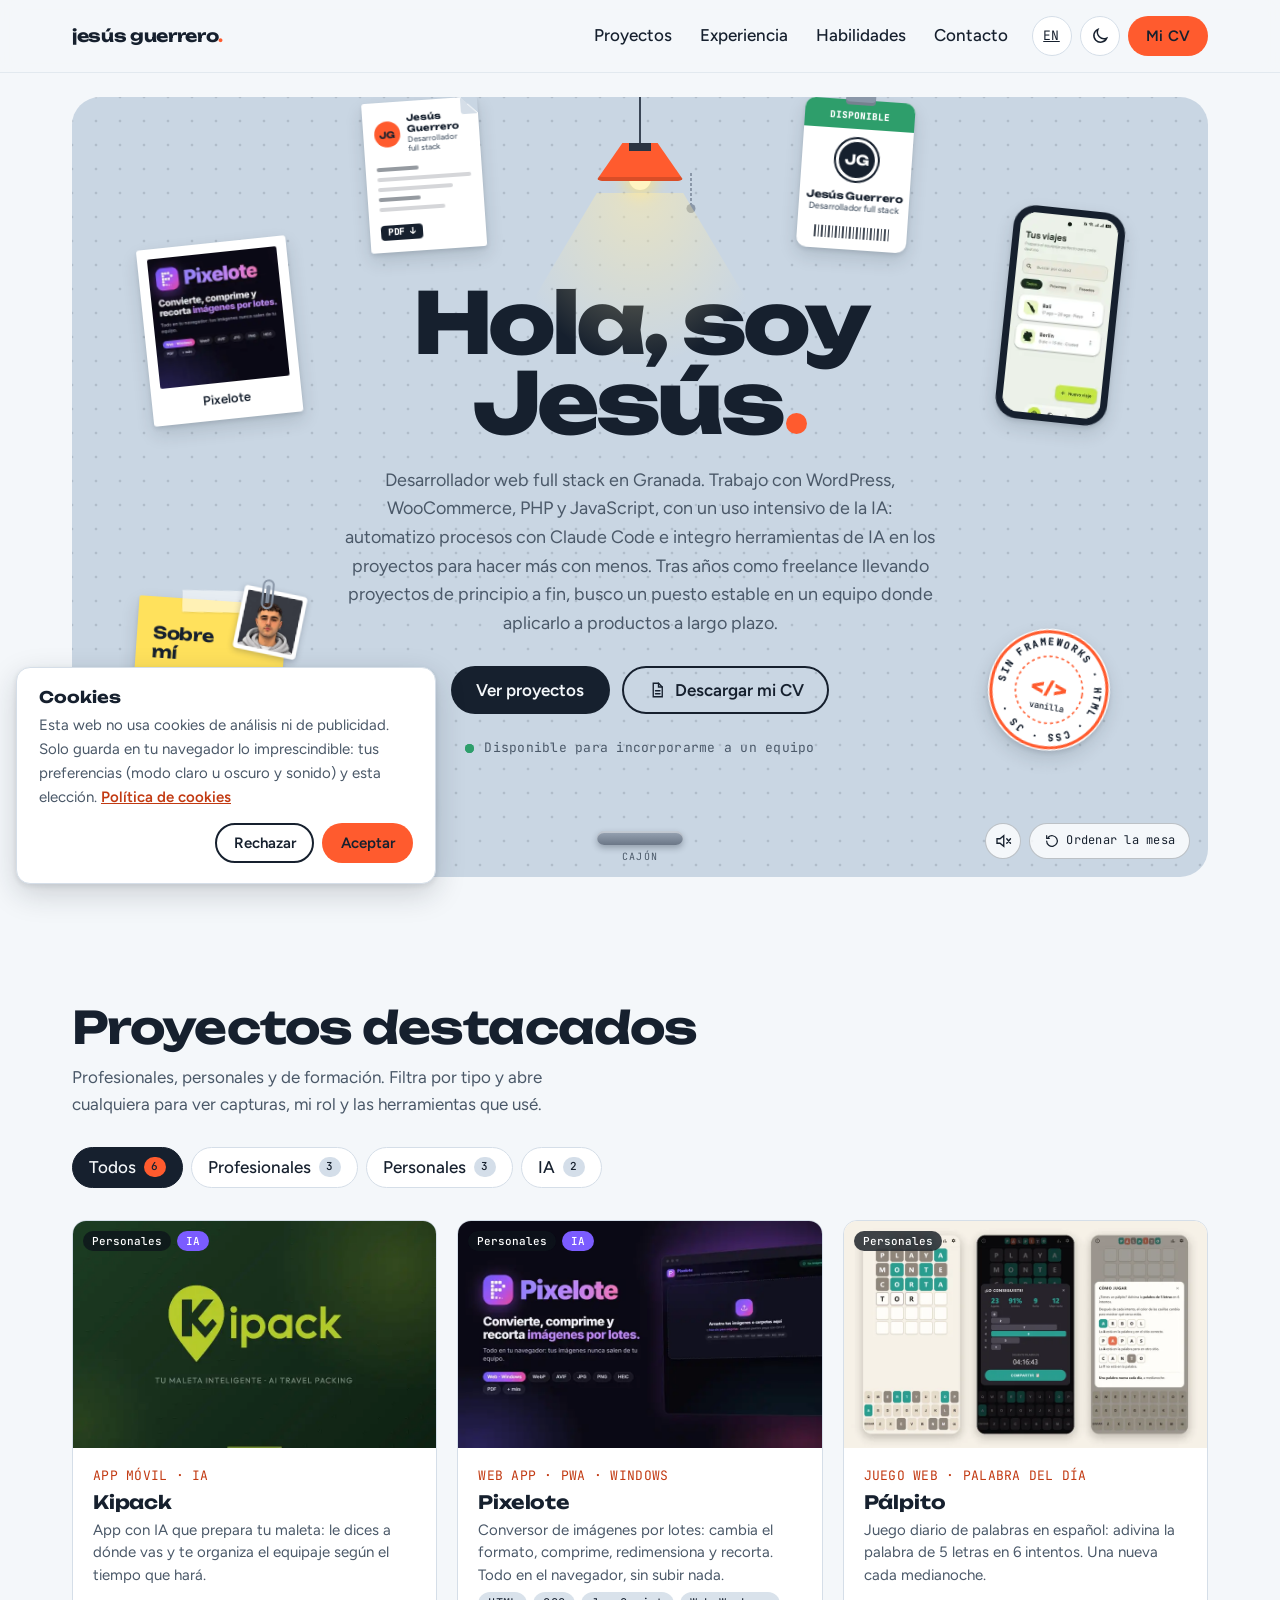
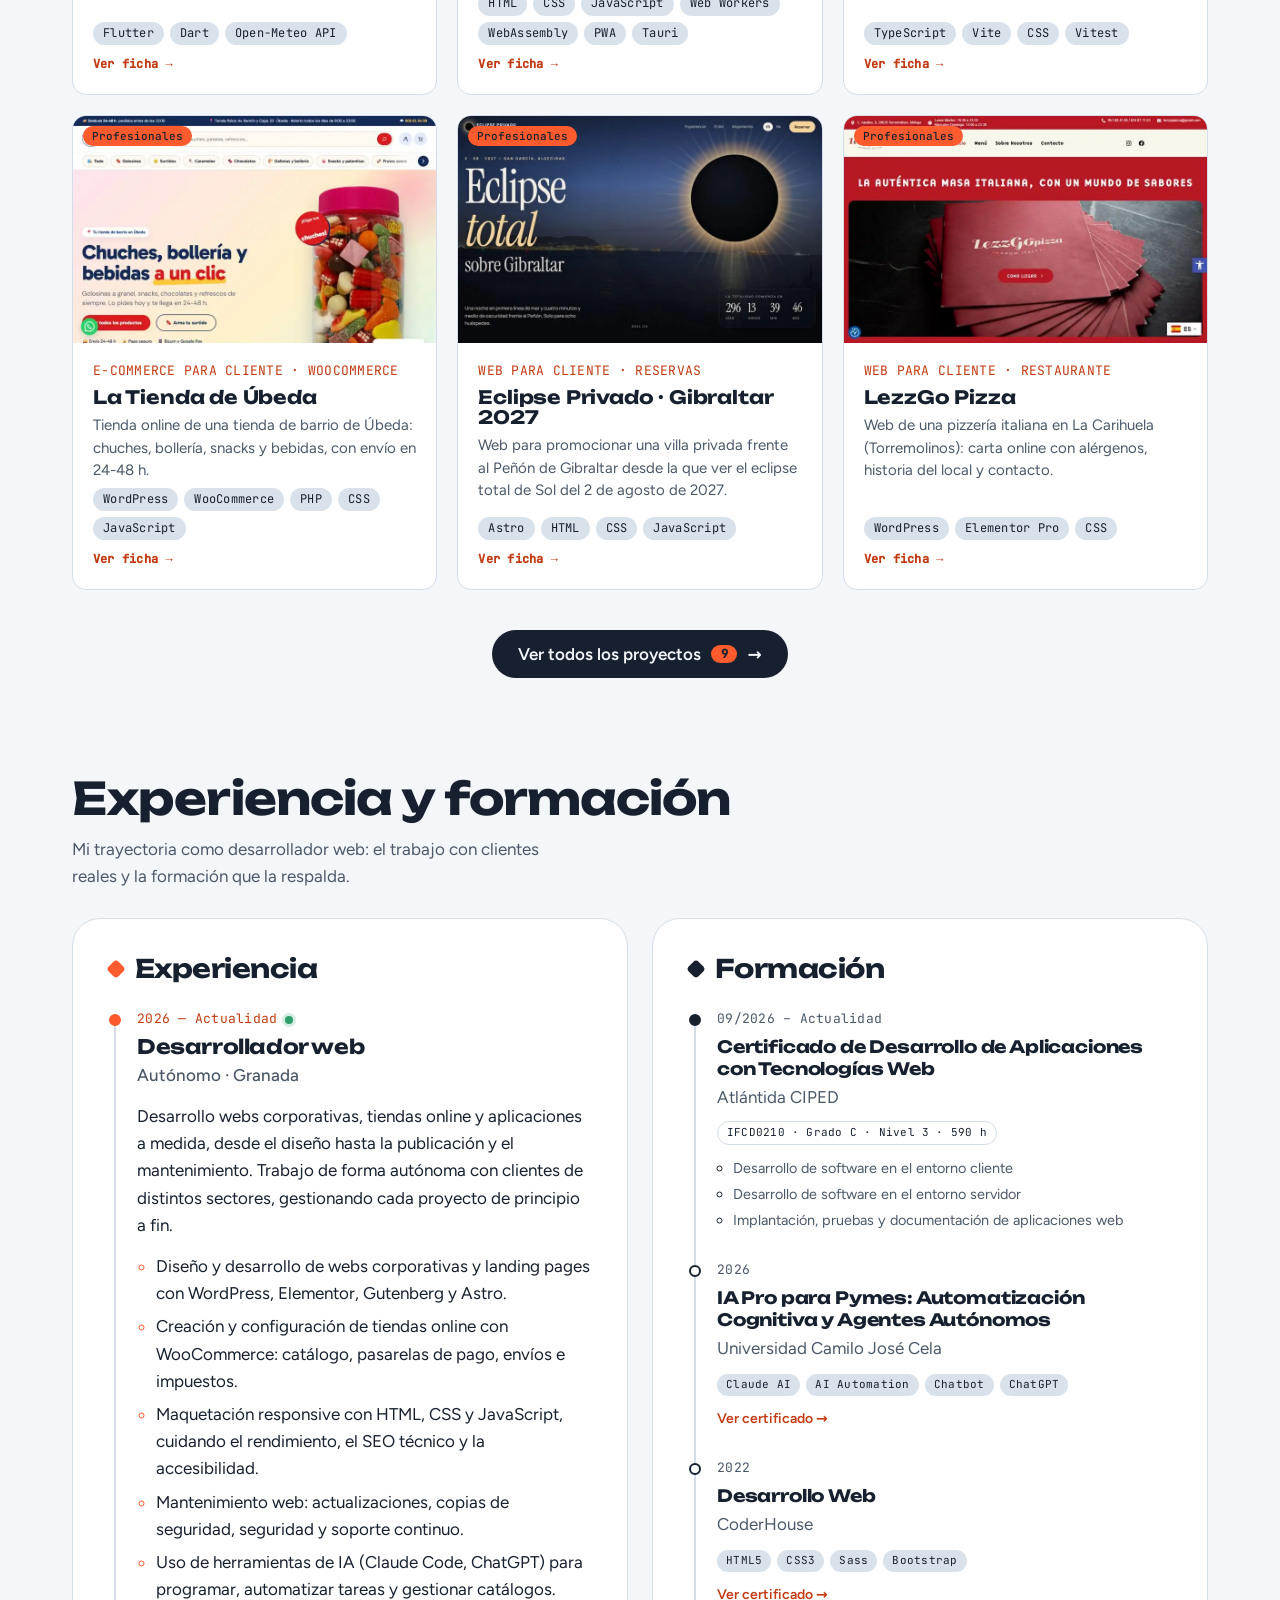
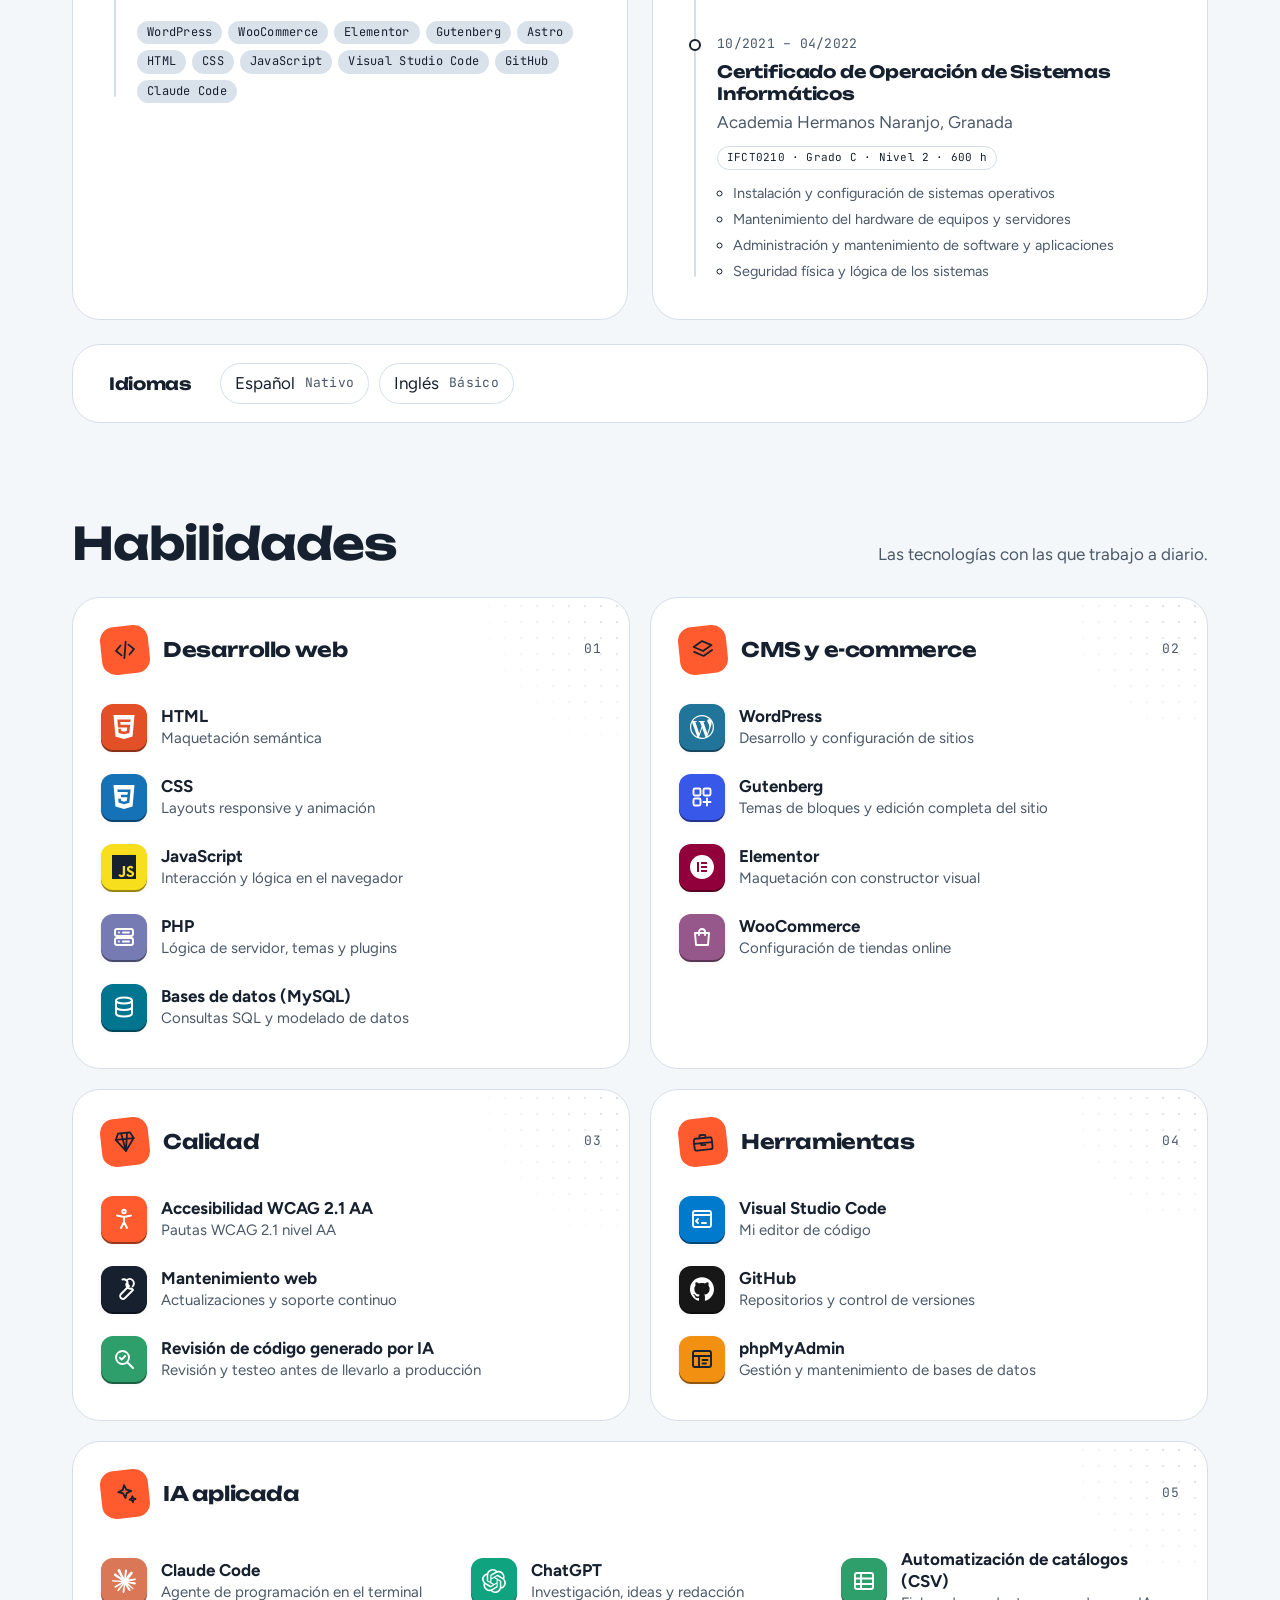
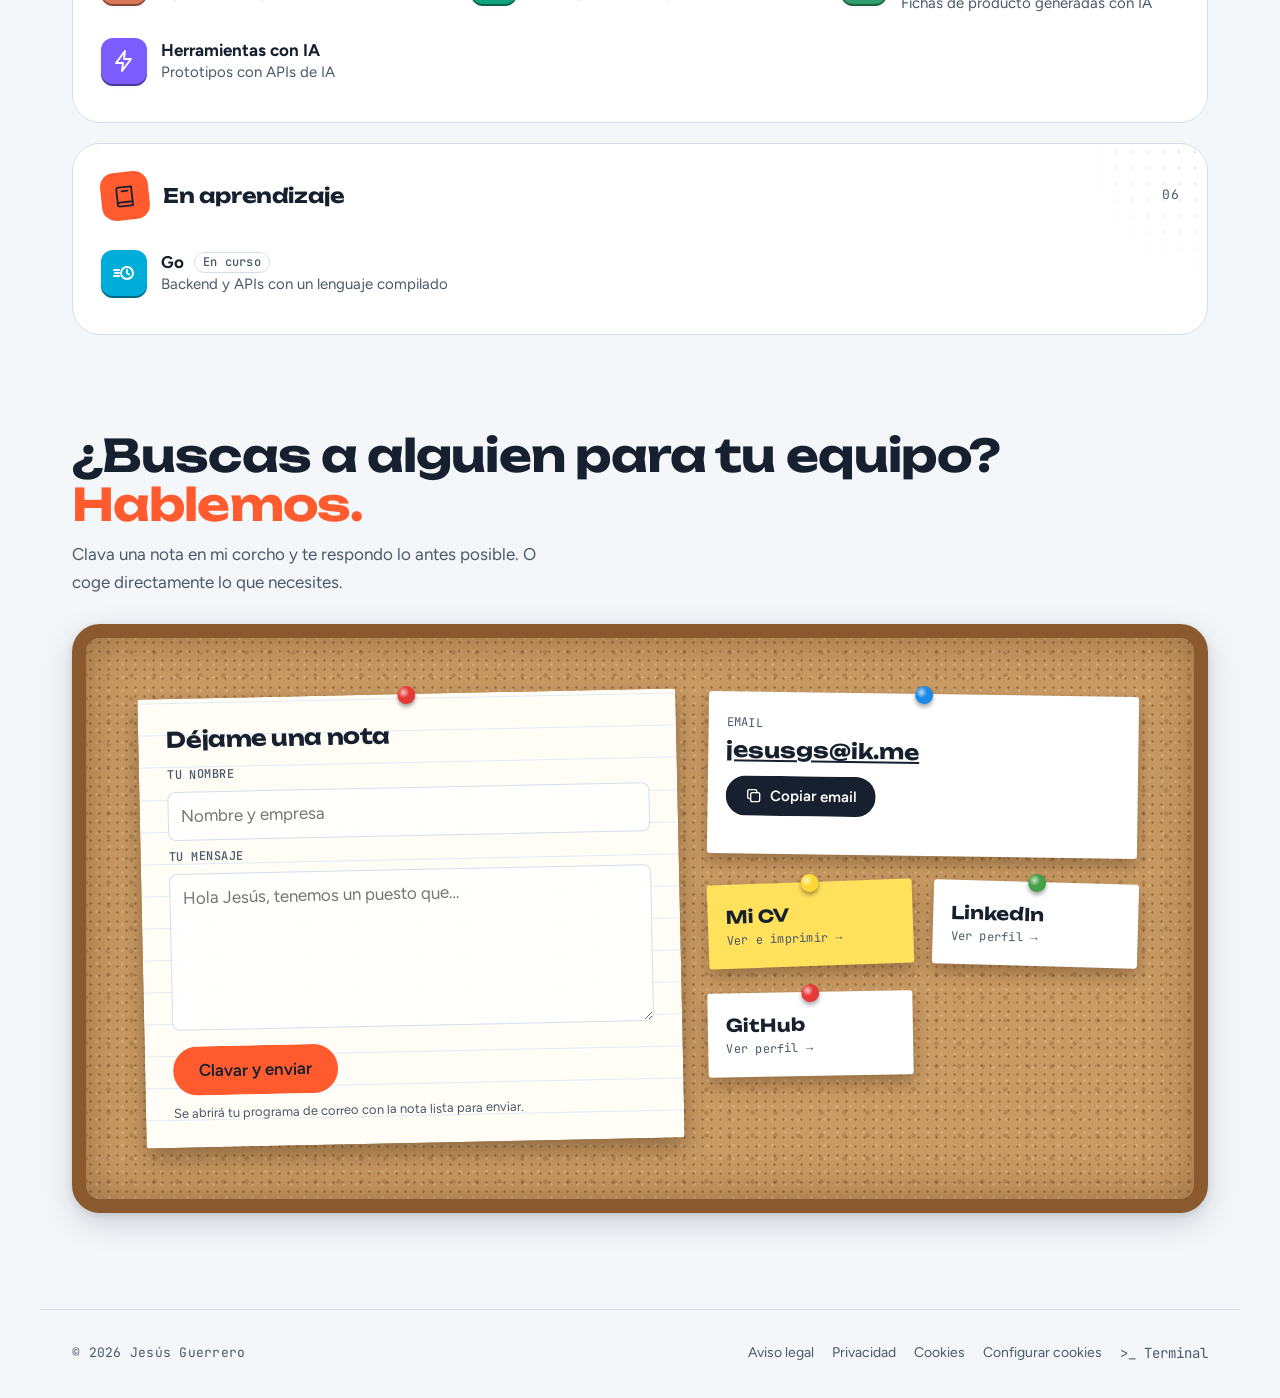
<file: index.html>
<!doctype html>
<html lang="es">
<head>
  <meta charset="utf-8">
  <meta name="viewport" content="width=device-width, initial-scale=1">
  <title>Jesús Guerrero Sances · Desarrollador web en Granada</title>
  <meta name="description" content="Portfolio de Jesús David Guerrero Sances, desarrollador web full stack en Granada. WordPress, WooCommerce, PHP, JavaScript e IA aplicada.">
  <meta name="color-scheme" content="light dark">
  <meta name="theme-color" content="#F4F7FA" media="(prefers-color-scheme: light)">
  <meta name="theme-color" content="#0E141C" media="(prefers-color-scheme: dark)">

  <!-- Idiomas (si cambias de dominio, actualízalo aquí y en las demás páginas) -->
  <link rel="canonical" href="https://jesusgs.es/">
  <link rel="alternate" hreflang="es" href="https://jesusgs.es/">
  <link rel="alternate" hreflang="en" href="https://jesusgs.es/en/">
  <link rel="alternate" hreflang="x-default" href="https://jesusgs.es/">
  <link rel="icon" href="/favicon.ico" sizes="any">
  <link rel="icon" type="image/png" sizes="32x32" href="/favicon-32x32.png">
  <link rel="icon" type="image/svg+xml" href="/favicon.svg">
  <link rel="apple-touch-icon" sizes="180x180" href="/apple-touch-icon.png">
  <link rel="manifest" href="/site.webmanifest">
  <meta property="og:locale" content="es_ES">
  <meta property="og:locale:alternate" content="en_GB">
  <meta property="og:title" content="Jesús Guerrero Sances · Desarrollador web en Granada">
  <meta property="og:description" content="Portfolio de Jesús David Guerrero Sances, desarrollador web full stack en Granada. WordPress, WooCommerce, PHP, JavaScript e IA aplicada.">
  <meta property="og:type" content="website">
  <meta property="og:site_name" content="Jesús Guerrero">
  <meta property="og:url" content="https://jesusgs.es/">
  <meta property="og:image" content="https://jesusgs.es/og-image.jpg">
  <meta property="og:image:secure_url" content="https://jesusgs.es/og-image.jpg">
  <meta property="og:image:type" content="image/jpeg">
  <meta property="og:image:width" content="1200">
  <meta property="og:image:height" content="630">
  <meta property="og:image:alt" content="Jesús Guerrero, desarrollador web en Granada">
  <meta name="twitter:card" content="summary_large_image">
  <meta name="twitter:title" content="Jesús Guerrero Sances · Desarrollador web en Granada">
  <meta name="twitter:description" content="Portfolio de Jesús David Guerrero Sances, desarrollador web full stack en Granada. WordPress, WooCommerce, PHP, JavaScript e IA aplicada.">
  <meta name="twitter:site" content="@jesusgs03">
  <meta name="twitter:image" content="https://jesusgs.es/og-image.jpg">
  <meta name="twitter:image:alt" content="Jesús Guerrero, desarrollador web en Granada">
  <script type="application/ld+json">
    {
      "@context": "https://schema.org",
      "@graph": [
        {
          "@type": "WebSite",
          "@id": "https://jesusgs.es/#website",
          "url": "https://jesusgs.es/",
          "name": "Jesús Guerrero",
          "inLanguage": [
            "es",
            "en"
          ],
          "publisher": {
            "@id": "https://jesusgs.es/#person"
          }
        },
        {
          "@type": "ProfilePage",
          "@id": "https://jesusgs.es/#page",
          "url": "https://jesusgs.es/",
          "inLanguage": "es",
          "isPartOf": {
            "@id": "https://jesusgs.es/#website"
          },
          "mainEntity": {
            "@id": "https://jesusgs.es/#person"
          }
        },
        {
          "@type": "Person",
          "@id": "https://jesusgs.es/#person",
          "name": "Jesús Guerrero",
          "alternateName": [
            "Jesús David Guerrero Sances",
            "Jesús Guerrero Sances"
          ],
          "givenName": "Jesús David",
          "familyName": "Guerrero Sances",
          "url": "https://jesusgs.es/",
          "image": "https://jesusgs.es/img/personal/avatar-lg.webp",
          "jobTitle": "Desarrollador web full stack",
          "address": {
            "@type": "PostalAddress",
            "addressLocality": "Granada",
            "addressRegion": "Andalucía",
            "addressCountry": "ES"
          },
          "knowsAbout": [
            "WordPress",
            "WooCommerce",
            "JavaScript",
            "HTML",
            "CSS",
            "PHP",
            "MySQL",
            "Claude Code"
          ],
          "knowsLanguage": [
            "es",
            "en"
          ],
          "sameAs": [
            "https://www.linkedin.com/in/jesusdavid03/",
            "https://github.com/IamYisuSB"
          ]
        }
      ]
    }
  </script>

  <!-- Tema antes de pintar, para evitar parpadeo -->
  <script>
    (function () {
      var t = null;
      try { t = localStorage.getItem('theme'); } catch (e) {}
      if (t !== 'light' && t !== 'dark') {
        t = matchMedia('(prefers-color-scheme: dark)').matches ? 'dark' : 'light';
      }
      document.documentElement.dataset.theme = t;
    })();
  </script>
  <link rel="preload" href="/fonts/figtree-latin-1.woff2" as="font" type="font/woff2" crossorigin>
  <link rel="preload" href="/fonts/unbounded-latin-5.woff2" as="font" type="font/woff2" crossorigin>
  <link rel="stylesheet" href="/css/fonts.css?v=48">

  <link rel="stylesheet" href="/css/base.css?v=48">
  <link rel="stylesheet" href="/css/layout.css?v=48">
  <link rel="stylesheet" href="/css/desk.css?v=48">
  <link rel="stylesheet" href="/css/sheet.css?v=48">
  <link rel="stylesheet" href="/css/components.css?v=48">
  <link rel="stylesheet" href="/css/legal.css?v=48">
  <link rel="stylesheet" href="/css/extras.css?v=48">

  <script type="module" src="/js/main.js?v=50"></script>
</head>
<body>
  <a class="skip-link" href="#main">Saltar al contenido</a>

  <header class="site-header">
    <nav class="nav container" aria-label="Principal">
      <a class="nav__logo" href="#top">jesús guerrero<span class="nav__dot">.</span></a>

      <ul class="nav__links" role="list">
        <li><a href="#proyectos">Proyectos</a></li>
        <li><a href="#experiencia">Experiencia</a></li>
        <li><a href="#habilidades">Habilidades</a></li>
        <li><a href="#contacto">Contacto</a></li>
      </ul>

      <div class="nav__tools">
        <a class="icon-btn mono" href="/en/" hreflang="en" lang="en" aria-label="English version">EN</a>
        <button class="icon-btn" type="button" id="theme-toggle" aria-pressed="false">
          <svg class="icon icon--sun" viewBox="0 0 24 24" aria-hidden="true"><circle cx="12" cy="12" r="4.5"/><path d="M12 2v2.5M12 19.5V22M2 12h2.5M19.5 12H22M4.9 4.9l1.8 1.8M17.3 17.3l1.8 1.8M4.9 19.1l1.8-1.8M17.3 6.7l1.8-1.8"/></svg>
          <svg class="icon icon--moon" viewBox="0 0 24 24" aria-hidden="true"><path d="M20 14.5A8 8 0 0 1 9.5 4a8 8 0 1 0 10.5 10.5Z"/></svg>
        </button>
        <a class="btn btn--accent btn--sm" href="/cv/jesus-guerrero-sances-cv.pdf" download="Jesús Guerrero Sances – CV.pdf"><span class="nav__cta-long">Mi </span>CV</a>
      </div>
    </nav>
  </header>

  <main id="main">
    <!-- HERO / MESA — los objetos los pinta js/desk.js -->
    <section class="hero container" id="top" aria-labelledby="hero-title">
      <div class="desk" id="desk">
        <div class="desk__headline">
          <h1 class="hero__title" id="hero-title">
            <span class="hero__line">Hola, soy</span>
            <span class="hero__line"><span class="hero__name">Jesús</span><span class="hero__dot">.</span></span>
          </h1>
          <p class="hero__lead">Desarrollador web full stack en Granada. Trabajo con WordPress, WooCommerce, PHP y JavaScript, con un uso intensivo de la IA: automatizo procesos con Claude Code e integro herramientas de IA en los proyectos para hacer más con menos. Tras años como freelance llevando proyectos de principio a fin, busco un puesto estable en un equipo donde aplicarlo a productos a largo plazo.</p>
          <div class="hero__actions">
            <a class="btn btn--ink" href="#proyectos">Ver proyectos</a>
            <a class="btn btn--ghost" href="/cv/jesus-guerrero-sances-cv.pdf" download="Jesús Guerrero Sances – CV.pdf"><svg class="icon" viewBox="0 0 24 24" aria-hidden="true"><path d="M7 3h7l5 5v13H7z"/><path d="M14 3v5h5M10 13h6M10 17h6"/></svg>Descargar mi CV</a>
          </div>
          <p class="hero__status mono"><span class="status-dot" aria-hidden="true"></span>Disponible para incorporarme a un equipo</p>
        </div>
      </div>
    </section>

    <!-- PROYECTOS — los pinta js/projects.js desde js/data/projects.js -->
    <section class="section container" id="proyectos" aria-labelledby="projects-title">
      <div class="section__head">
        <h2 class="section__title" id="projects-title">Proyectos destacados</h2>
        <p class="section__intro">Profesionales, personales y de formación. Filtra por tipo y abre cualquiera para ver capturas, mi rol y las herramientas que usé.</p>
      </div>
      <div class="filters" id="project-filters" role="group" aria-label="Filtrar proyectos por tipo"></div>
      <p class="visually-hidden" id="filter-status" role="status"></p>
      <ul class="cards cards--grid" id="project-grid" role="list" data-limit="6"></ul>
      <div class="more">
        <a class="btn btn--ink" id="more-projects" href="/proyectos/">Ver todos los proyectos <span class="more__count mono" id="more-count" aria-hidden="true"></span><span class="more__arrow" aria-hidden="true">→</span></a>
      </div>
    </section>

    <!-- EXPERIENCIA — la pinta js/experience.js desde js/data/experience.js -->
    <section class="section container" id="experiencia" aria-labelledby="exp-title">
      <div class="section__head">
        <h2 class="section__title" id="exp-title">Experiencia y formación</h2>
        <p class="section__intro">Mi trayectoria como desarrollador web: el trabajo con clientes reales y la formación que la respalda.</p>
      </div>
      <div class="path">
        <div class="path__col">
          <h3 class="path__title"><span class="path__badge path__badge--work" aria-hidden="true"></span>Experiencia</h3>
          <ol class="tl" id="exp-jobs" role="list"></ol>
        </div>
        <div class="path__col">
          <h3 class="path__title"><span class="path__badge path__badge--edu" aria-hidden="true"></span>Formación</h3>
          <ol class="tl" id="exp-education" role="list"></ol>
        </div>
      </div>
      <div class="langs">
        <h3 class="langs__title">Idiomas</h3>
        <ul class="langs__list" id="exp-languages" role="list"></ul>
      </div>
    </section>

    <!-- HABILIDADES — las pinta js/skills.js desde js/data/skills.js -->
    <section class="section container" id="habilidades" aria-labelledby="skills-title">
      <div class="section__head">
        <h2 class="section__title" id="skills-title">Habilidades</h2>
        <p class="section__intro">Las tecnologías con las que trabajo a diario.</p>
      </div>
      <ul class="skills" id="skills-grid" role="list"></ul>
    </section>

    <!-- CONTACTO — corcho: nota (abre el correo), email, CV y perfiles. Datos en js/data/site.js -->
    <section class="section container" id="contacto" aria-labelledby="contact-title">
      <div class="section__head">
        <h2 class="section__title" id="contact-title">¿Buscas a alguien para tu equipo? <span class="contact__accent">Hablemos.</span></h2>
        <p class="section__intro">Clava una nota en mi corcho y te respondo lo antes posible. O coge directamente lo que necesites.</p>
      </div>

      <div class="cork">
        <form class="cork-note" id="note-form" novalidate>
          <span class="pin pin--red" aria-hidden="true"></span>
          <h3 class="cork-note__title">Déjame una nota</h3>
          <label class="cork-note__label" for="note-name">Tu nombre</label>
          <input class="cork-note__input" id="note-name" name="name" type="text" autocomplete="name" placeholder="Nombre y empresa">
          <label class="cork-note__label" for="note-msg">Tu mensaje</label>
          <textarea class="cork-note__input cork-note__area" id="note-msg" name="message" rows="5" placeholder="Hola Jesús, tenemos un puesto que…" required></textarea>
          <button class="btn btn--accent" type="submit">Clavar y enviar</button>
          <p class="cork-note__hint">Se abrirá tu programa de correo con la nota lista para enviar.</p>
        </form>

        <ul class="cork__pins" role="list">
          <li class="cork-card cork-card--email">
            <span class="pin pin--blue" aria-hidden="true"></span>
            <p class="cork-card__label mono">Email</p>
            <a class="cork-card__email" id="contact-email" href="#">…</a>
            <button class="btn btn--ink btn--sm" type="button" id="copy-email"><svg class="icon" viewBox="0 0 24 24" aria-hidden="true"><rect x="8" y="8" width="12" height="12" rx="2"/><path d="M16 8V6a2 2 0 0 0-2-2H6a2 2 0 0 0-2 2v8a2 2 0 0 0 2 2h2"/></svg>Copiar email</button>
            <span class="cork-card__status mono" id="copy-status" role="status"></span>
          </li>
          <li>
            <a class="cork-card cork-card--cv" href="/cv/">
              <span class="pin pin--yellow" aria-hidden="true"></span>
              <span class="cork-card__title">Mi CV</span>
              <span class="cork-card__sub mono">Ver e imprimir →</span>
            </a>
          </li>
          <li>
            <a class="cork-card cork-card--in" id="link-linkedin" href="https://www.linkedin.com/in/jesusdavid03/" target="_blank" rel="noopener">
              <span class="pin pin--green" aria-hidden="true"></span>
              <span class="cork-card__title">LinkedIn</span>
              <span class="cork-card__sub mono">Ver perfil →</span>
            </a>
          </li>
          <li>
            <a class="cork-card cork-card--gh" id="link-github" href="https://github.com/IamYisuSB" target="_blank" rel="noopener">
              <span class="pin pin--red" aria-hidden="true"></span>
              <span class="cork-card__title">GitHub</span>
              <span class="cork-card__sub mono">Ver perfil →</span>
            </a>
          </li>
        </ul>
      </div>
    </section>
  </main>

  <footer class="site-footer container">
    <p class="mono">© <span id="year"></span> Jesús Guerrero</p>
    <ul class="footer-legal" role="list">
      <li><a href="/aviso-legal/">Aviso legal</a></li>
      <li><a href="/privacidad/">Privacidad</a></li>
      <li><a href="/cookies/">Cookies</a></li>
      <li><button type="button" data-cookie-settings>Configurar cookies</button></li>
      <li><button type="button" data-open-terminal>&gt;_ Terminal</button></li>
    </ul>
  </footer>
</body>
</html>
</file>
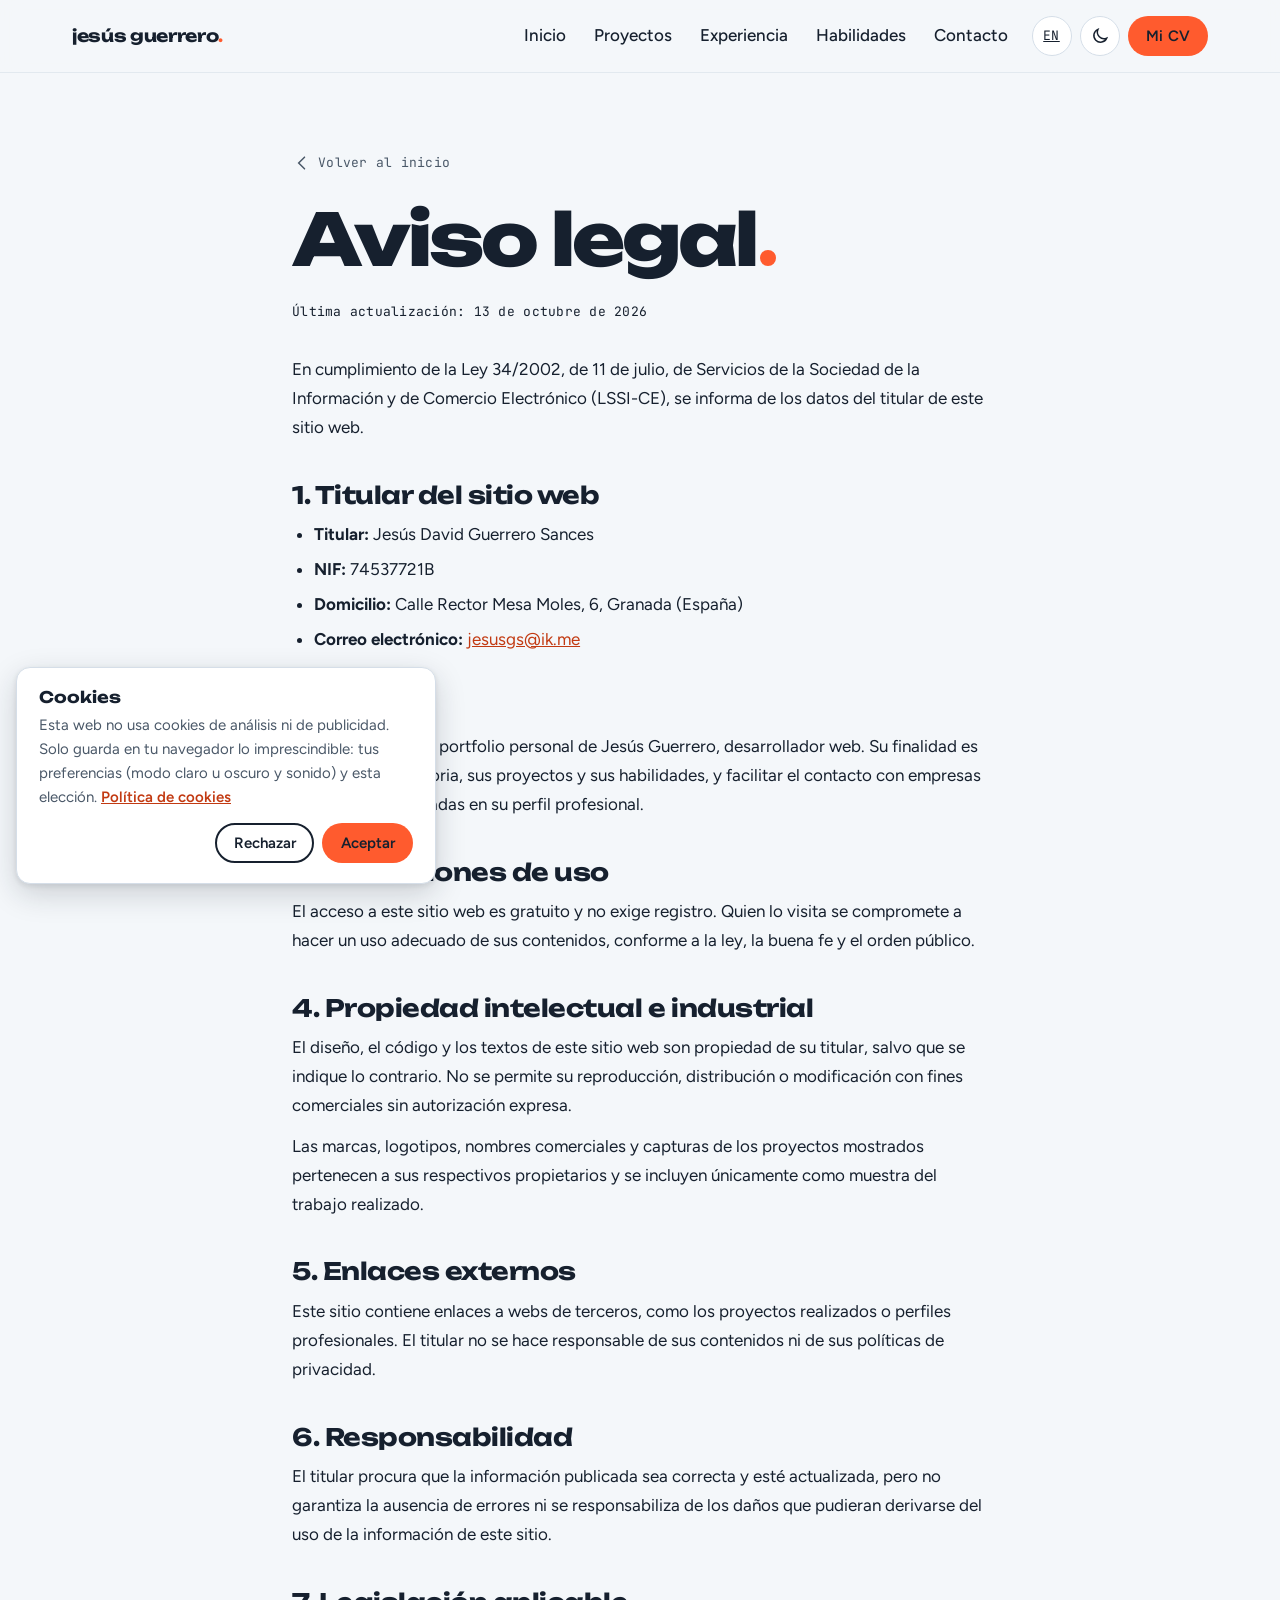
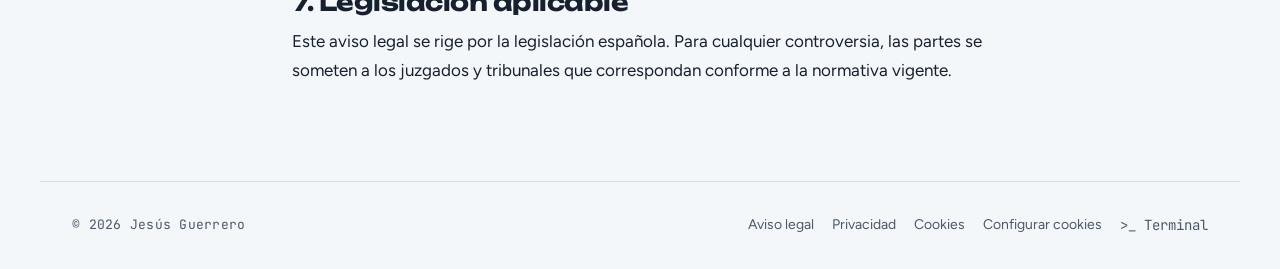
<file: aviso-legal/index.html>
<!doctype html>
<html lang="es">
<head>
  <meta charset="utf-8">
  <meta name="viewport" content="width=device-width, initial-scale=1">
  <title>Aviso legal · Jesús Guerrero</title>
  <meta name="description" content="Aviso legal del portfolio de Jesús Guerrero.">
  <meta name="robots" content="noindex, follow">
  <meta name="color-scheme" content="light dark">
  <meta name="theme-color" content="#F4F7FA" media="(prefers-color-scheme: light)">
  <meta name="theme-color" content="#0E141C" media="(prefers-color-scheme: dark)">

  <!-- Idiomas (si cambias de dominio, actualízalo aquí y en las demás páginas) -->
  <link rel="canonical" href="https://jesusgs.es/aviso-legal/">
  <link rel="alternate" hreflang="es" href="https://jesusgs.es/aviso-legal/">
  <link rel="alternate" hreflang="en" href="https://jesusgs.es/en/legal-notice/">
  <link rel="alternate" hreflang="x-default" href="https://jesusgs.es/aviso-legal/">
  <link rel="icon" href="/favicon.ico" sizes="any">
  <link rel="icon" type="image/png" sizes="32x32" href="/favicon-32x32.png">
  <link rel="icon" type="image/svg+xml" href="/favicon.svg">
  <link rel="apple-touch-icon" sizes="180x180" href="/apple-touch-icon.png">
  <link rel="manifest" href="/site.webmanifest">
  <meta property="og:locale" content="es_ES">
  <meta property="og:locale:alternate" content="en_GB">
  <meta property="og:title" content="Aviso legal · Jesús Guerrero">
  <meta property="og:description" content="Aviso legal del portfolio de Jesús Guerrero.">
  <meta property="og:type" content="website">
  <meta property="og:site_name" content="Jesús Guerrero">
  <meta property="og:url" content="https://jesusgs.es/aviso-legal/">
  <meta property="og:image" content="https://jesusgs.es/og-image.jpg">
  <meta property="og:image:type" content="image/jpeg">
  <meta property="og:image:width" content="1200">
  <meta property="og:image:height" content="630">
  <meta property="og:image:alt" content="Jesús Guerrero, desarrollador web en Granada">
  <meta name="twitter:card" content="summary_large_image">
  <meta name="twitter:title" content="Aviso legal · Jesús Guerrero">
  <meta name="twitter:description" content="Aviso legal del portfolio de Jesús Guerrero.">
  <meta name="twitter:image" content="https://jesusgs.es/og-image.jpg">
  <meta name="twitter:image:alt" content="Jesús Guerrero, desarrollador web en Granada">

  <!-- Tema antes de pintar, para evitar parpadeo -->
  <script>
    (function () {
      var t = null;
      try { t = localStorage.getItem('theme'); } catch (e) {}
      if (t !== 'light' && t !== 'dark') {
        t = matchMedia('(prefers-color-scheme: dark)').matches ? 'dark' : 'light';
      }
      document.documentElement.dataset.theme = t;
    })();
  </script>
  <link rel="preload" href="/fonts/figtree-latin-1.woff2" as="font" type="font/woff2" crossorigin>
  <link rel="preload" href="/fonts/unbounded-latin-5.woff2" as="font" type="font/woff2" crossorigin>
  <link rel="stylesheet" href="/css/fonts.css?v=48">

  <link rel="stylesheet" href="/css/base.css?v=48">
  <link rel="stylesheet" href="/css/layout.css?v=48">
  <link rel="stylesheet" href="/css/desk.css?v=48">
  <link rel="stylesheet" href="/css/sheet.css?v=48">
  <link rel="stylesheet" href="/css/components.css?v=48">
  <link rel="stylesheet" href="/css/legal.css?v=48">
  <link rel="stylesheet" href="/css/extras.css?v=48">

  <script type="module" src="/js/main.js?v=50"></script>
</head>
<body>
  <a class="skip-link" href="#main">Saltar al contenido</a>

  <header class="site-header">
    <nav class="nav container" aria-label="Principal">
      <a class="nav__logo" href="/">jesús guerrero<span class="nav__dot">.</span></a>

      <ul class="nav__links" role="list">
        <li><a href="/">Inicio</a></li>
        <li><a href="/#proyectos">Proyectos</a></li>
        <li><a href="/#experiencia">Experiencia</a></li>
        <li><a href="/#habilidades">Habilidades</a></li>
        <li><a href="/#contacto">Contacto</a></li>
      </ul>

      <div class="nav__tools">
        <a class="icon-btn mono" href="/en/legal-notice/" hreflang="en" lang="en" aria-label="English version">EN</a>
        <button class="icon-btn" type="button" id="theme-toggle" aria-pressed="false">
          <svg class="icon icon--sun" viewBox="0 0 24 24" aria-hidden="true"><circle cx="12" cy="12" r="4.5"/><path d="M12 2v2.5M12 19.5V22M2 12h2.5M19.5 12H22M4.9 4.9l1.8 1.8M17.3 17.3l1.8 1.8M4.9 19.1l1.8-1.8M17.3 6.7l1.8-1.8"/></svg>
          <svg class="icon icon--moon" viewBox="0 0 24 24" aria-hidden="true"><path d="M20 14.5A8 8 0 0 1 9.5 4a8 8 0 1 0 10.5 10.5Z"/></svg>
        </button>
        <a class="btn btn--accent btn--sm" href="/cv/"><span class="nav__cta-long">Mi </span>CV</a>
      </div>
    </nav>
  </header>

  <main id="main">
    <header class="page-head page-head--narrow container">
      <a class="page-head__back mono" href="/"><svg class="icon" viewBox="0 0 24 24" aria-hidden="true"><path d="M15 5l-7 7 7 7"/></svg>Volver al inicio</a>
      <h1 class="page-head__title">Aviso legal<span class="hero__dot">.</span></h1>
    </header>

    <article class="legal container">
      <p class="legal__updated mono">Última actualización: 13 de octubre de 2026</p>
<p>En cumplimiento de la Ley 34/2002, de 11 de julio, de Servicios de la Sociedad de la Información y de Comercio Electrónico (LSSI-CE), se informa de los datos del titular de este sitio web.</p>

<h2>1. Titular del sitio web</h2>
<ul>
  <li><strong>Titular:</strong> Jesús David Guerrero Sances</li>
  <li><strong>NIF:</strong> 74537721B</li>
  <li><strong>Domicilio:</strong> Calle Rector Mesa Moles, 6, Granada (España)</li>
  <li><strong>Correo electrónico:</strong> <a href="mailto:jesusgs@ik.me">jesusgs@ik.me</a></li>
</ul>

<h2>2. Objeto</h2>
<p>Este sitio web es el portfolio personal de Jesús Guerrero, desarrollador web. Su finalidad es mostrar su trayectoria, sus proyectos y sus habilidades, y facilitar el contacto con empresas y personas interesadas en su perfil profesional.</p>

<h2>3. Condiciones de uso</h2>
<p>El acceso a este sitio web es gratuito y no exige registro. Quien lo visita se compromete a hacer un uso adecuado de sus contenidos, conforme a la ley, la buena fe y el orden público.</p>

<h2>4. Propiedad intelectual e industrial</h2>
<p>El diseño, el código y los textos de este sitio web son propiedad de su titular, salvo que se indique lo contrario. No se permite su reproducción, distribución o modificación con fines comerciales sin autorización expresa.</p>
<p>Las marcas, logotipos, nombres comerciales y capturas de los proyectos mostrados pertenecen a sus respectivos propietarios y se incluyen únicamente como muestra del trabajo realizado.</p>

<h2>5. Enlaces externos</h2>
<p>Este sitio contiene enlaces a webs de terceros, como los proyectos realizados o perfiles profesionales. El titular no se hace responsable de sus contenidos ni de sus políticas de privacidad.</p>

<h2>6. Responsabilidad</h2>
<p>El titular procura que la información publicada sea correcta y esté actualizada, pero no garantiza la ausencia de errores ni se responsabiliza de los daños que pudieran derivarse del uso de la información de este sitio.</p>

<h2>7. Legislación aplicable</h2>
<p>Este aviso legal se rige por la legislación española. Para cualquier controversia, las partes se someten a los juzgados y tribunales que correspondan conforme a la normativa vigente.</p>
    </article>
  </main>

  <footer class="site-footer container">
    <p class="mono">© <span id="year"></span> Jesús Guerrero</p>
    <ul class="footer-legal" role="list">
      <li><a href="/aviso-legal/">Aviso legal</a></li>
      <li><a href="/privacidad/">Privacidad</a></li>
      <li><a href="/cookies/">Cookies</a></li>
      <li><button type="button" data-cookie-settings>Configurar cookies</button></li>
      <li><button type="button" data-open-terminal>&gt;_ Terminal</button></li>
    </ul>
  </footer>
</body>
</html>
</file>
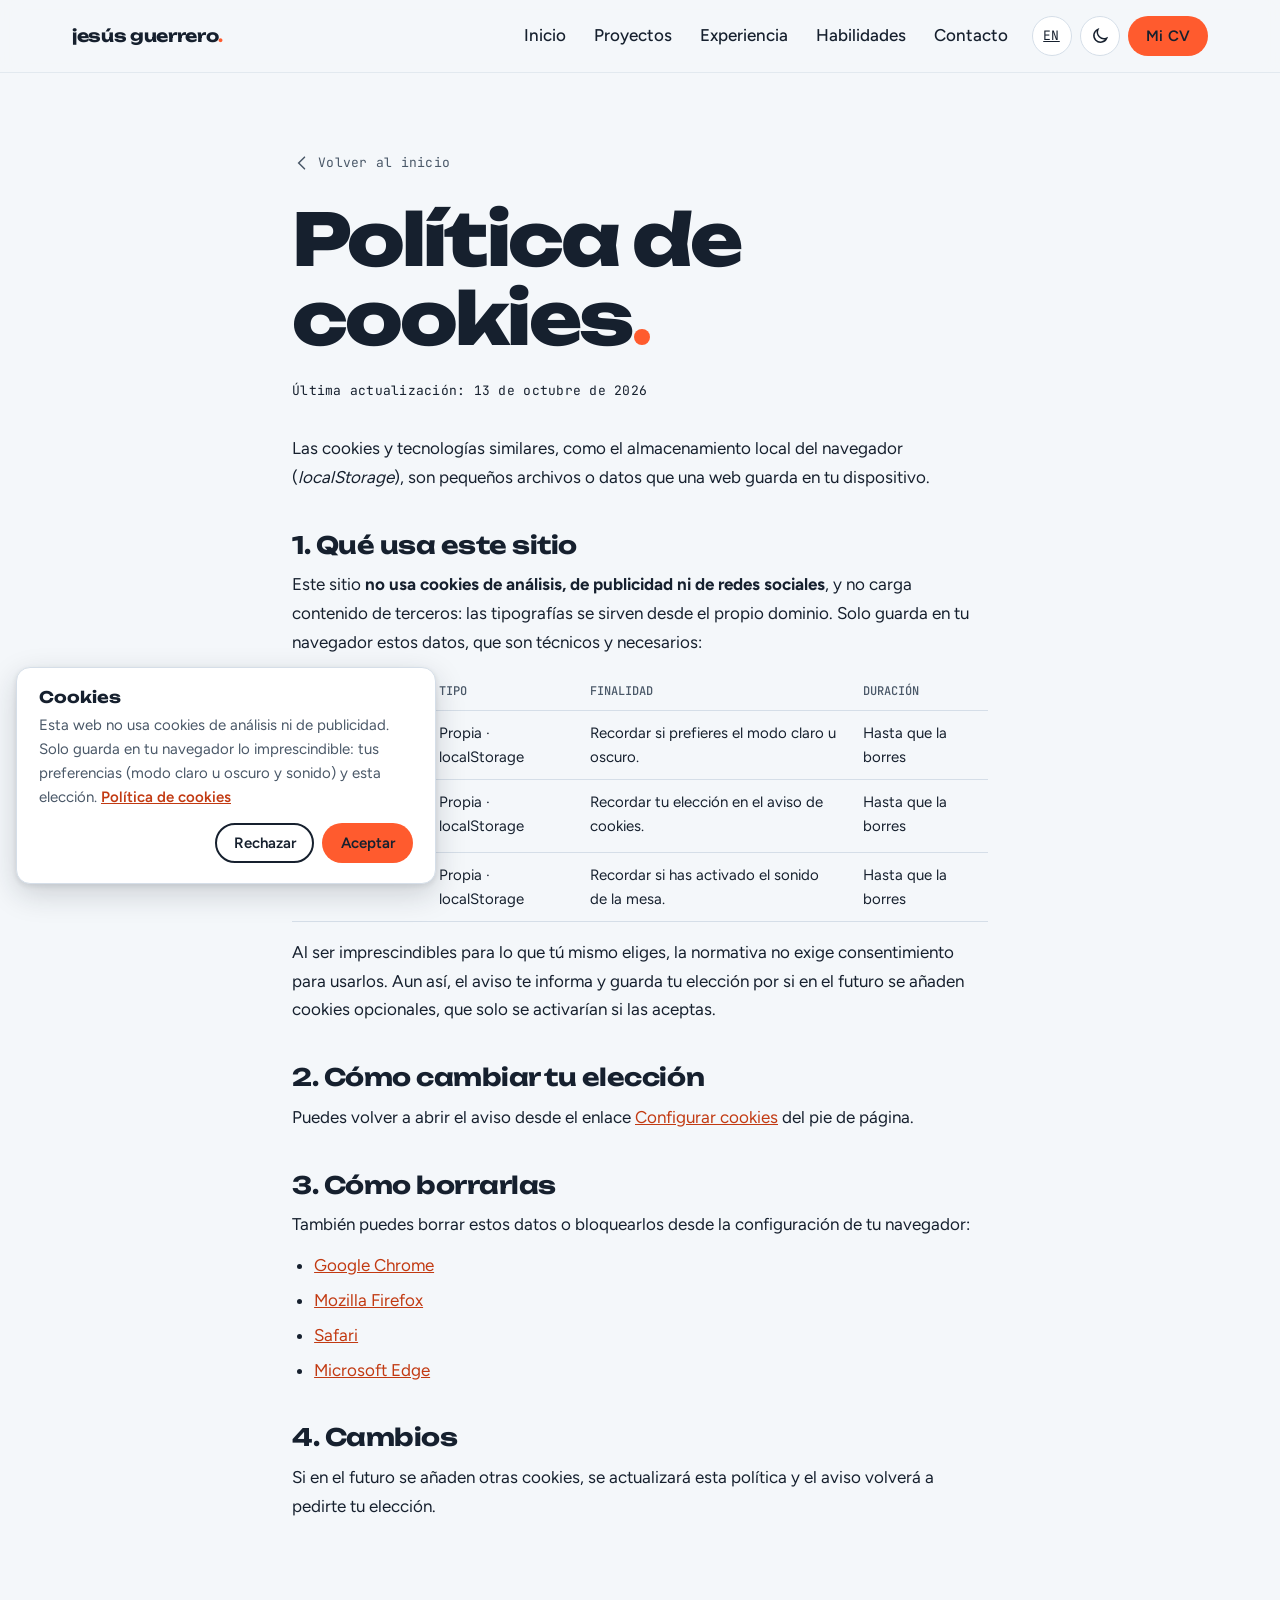
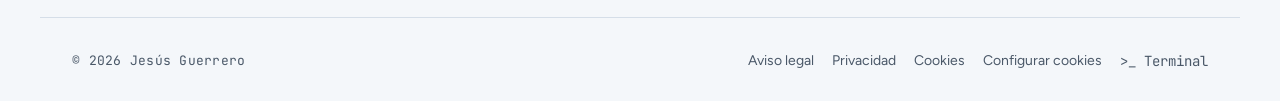
<file: cookies/index.html>
<!doctype html>
<html lang="es">
<head>
  <meta charset="utf-8">
  <meta name="viewport" content="width=device-width, initial-scale=1">
  <title>Política de cookies · Jesús Guerrero</title>
  <meta name="description" content="Política de cookies del portfolio de Jesús Guerrero.">
  <meta name="robots" content="noindex, follow">
  <meta name="color-scheme" content="light dark">
  <meta name="theme-color" content="#F4F7FA" media="(prefers-color-scheme: light)">
  <meta name="theme-color" content="#0E141C" media="(prefers-color-scheme: dark)">

  <!-- Idiomas (si cambias de dominio, actualízalo aquí y en las demás páginas) -->
  <link rel="canonical" href="https://jesusgs.es/cookies/">
  <link rel="alternate" hreflang="es" href="https://jesusgs.es/cookies/">
  <link rel="alternate" hreflang="en" href="https://jesusgs.es/en/cookies/">
  <link rel="alternate" hreflang="x-default" href="https://jesusgs.es/cookies/">
  <link rel="icon" href="/favicon.ico" sizes="any">
  <link rel="icon" type="image/png" sizes="32x32" href="/favicon-32x32.png">
  <link rel="icon" type="image/svg+xml" href="/favicon.svg">
  <link rel="apple-touch-icon" sizes="180x180" href="/apple-touch-icon.png">
  <link rel="manifest" href="/site.webmanifest">
  <meta property="og:locale" content="es_ES">
  <meta property="og:locale:alternate" content="en_GB">
  <meta property="og:title" content="Política de cookies · Jesús Guerrero">
  <meta property="og:description" content="Política de cookies del portfolio de Jesús Guerrero.">
  <meta property="og:type" content="website">
  <meta property="og:site_name" content="Jesús Guerrero">
  <meta property="og:url" content="https://jesusgs.es/cookies/">
  <meta property="og:image" content="https://jesusgs.es/og-image.jpg">
  <meta property="og:image:type" content="image/jpeg">
  <meta property="og:image:width" content="1200">
  <meta property="og:image:height" content="630">
  <meta property="og:image:alt" content="Jesús Guerrero, desarrollador web en Granada">
  <meta name="twitter:card" content="summary_large_image">
  <meta name="twitter:title" content="Política de cookies · Jesús Guerrero">
  <meta name="twitter:description" content="Política de cookies del portfolio de Jesús Guerrero.">
  <meta name="twitter:image" content="https://jesusgs.es/og-image.jpg">
  <meta name="twitter:image:alt" content="Jesús Guerrero, desarrollador web en Granada">

  <!-- Tema antes de pintar, para evitar parpadeo -->
  <script>
    (function () {
      var t = null;
      try { t = localStorage.getItem('theme'); } catch (e) {}
      if (t !== 'light' && t !== 'dark') {
        t = matchMedia('(prefers-color-scheme: dark)').matches ? 'dark' : 'light';
      }
      document.documentElement.dataset.theme = t;
    })();
  </script>
  <link rel="preload" href="/fonts/figtree-latin-1.woff2" as="font" type="font/woff2" crossorigin>
  <link rel="preload" href="/fonts/unbounded-latin-5.woff2" as="font" type="font/woff2" crossorigin>
  <link rel="stylesheet" href="/css/fonts.css?v=48">

  <link rel="stylesheet" href="/css/base.css?v=48">
  <link rel="stylesheet" href="/css/layout.css?v=48">
  <link rel="stylesheet" href="/css/desk.css?v=48">
  <link rel="stylesheet" href="/css/sheet.css?v=48">
  <link rel="stylesheet" href="/css/components.css?v=48">
  <link rel="stylesheet" href="/css/legal.css?v=48">
  <link rel="stylesheet" href="/css/extras.css?v=48">

  <script type="module" src="/js/main.js?v=50"></script>
</head>
<body>
  <a class="skip-link" href="#main">Saltar al contenido</a>

  <header class="site-header">
    <nav class="nav container" aria-label="Principal">
      <a class="nav__logo" href="/">jesús guerrero<span class="nav__dot">.</span></a>

      <ul class="nav__links" role="list">
        <li><a href="/">Inicio</a></li>
        <li><a href="/#proyectos">Proyectos</a></li>
        <li><a href="/#experiencia">Experiencia</a></li>
        <li><a href="/#habilidades">Habilidades</a></li>
        <li><a href="/#contacto">Contacto</a></li>
      </ul>

      <div class="nav__tools">
        <a class="icon-btn mono" href="/en/cookies/" hreflang="en" lang="en" aria-label="English version">EN</a>
        <button class="icon-btn" type="button" id="theme-toggle" aria-pressed="false">
          <svg class="icon icon--sun" viewBox="0 0 24 24" aria-hidden="true"><circle cx="12" cy="12" r="4.5"/><path d="M12 2v2.5M12 19.5V22M2 12h2.5M19.5 12H22M4.9 4.9l1.8 1.8M17.3 17.3l1.8 1.8M4.9 19.1l1.8-1.8M17.3 6.7l1.8-1.8"/></svg>
          <svg class="icon icon--moon" viewBox="0 0 24 24" aria-hidden="true"><path d="M20 14.5A8 8 0 0 1 9.5 4a8 8 0 1 0 10.5 10.5Z"/></svg>
        </button>
        <a class="btn btn--accent btn--sm" href="/cv/"><span class="nav__cta-long">Mi </span>CV</a>
      </div>
    </nav>
  </header>

  <main id="main">
    <header class="page-head page-head--narrow container">
      <a class="page-head__back mono" href="/"><svg class="icon" viewBox="0 0 24 24" aria-hidden="true"><path d="M15 5l-7 7 7 7"/></svg>Volver al inicio</a>
      <h1 class="page-head__title">Política de cookies<span class="hero__dot">.</span></h1>
    </header>

    <article class="legal container">
      <p class="legal__updated mono">Última actualización: 13 de octubre de 2026</p>
<p>Las cookies y tecnologías similares, como el almacenamiento local del navegador (<em>localStorage</em>), son pequeños archivos o datos que una web guarda en tu dispositivo.</p>

<h2>1. Qué usa este sitio</h2>
<p>Este sitio <strong>no usa cookies de análisis, de publicidad ni de redes sociales</strong>, y no carga contenido de terceros: las tipografías se sirven desde el propio dominio. Solo guarda en tu navegador estos datos, que son técnicos y necesarios:</p>
<table>
  <thead><tr><th>Nombre</th><th>Tipo</th><th>Finalidad</th><th>Duración</th></tr></thead>
  <tbody>
    <tr><td><code>theme</code></td><td>Propia · localStorage</td><td>Recordar si prefieres el modo claro u oscuro.</td><td>Hasta que la borres</td></tr>
    <tr><td><code>cookie-consent</code></td><td>Propia · localStorage</td><td>Recordar tu elección en el aviso de cookies.</td><td>Hasta que la borres</td></tr>
    <tr><td><code>sound</code></td><td>Propia · localStorage</td><td>Recordar si has activado el sonido de la mesa.</td><td>Hasta que la borres</td></tr>
  </tbody>
</table>
<p>Al ser imprescindibles para lo que tú mismo eliges, la normativa no exige consentimiento para usarlos. Aun así, el aviso te informa y guarda tu elección por si en el futuro se añaden cookies opcionales, que solo se activarían si las aceptas.</p>

<h2>2. Cómo cambiar tu elección</h2>
<p>Puedes volver a abrir el aviso desde el enlace <button type="button" class="link-btn" data-cookie-settings>Configurar cookies</button> del pie de página.</p>

<h2>3. Cómo borrarlas</h2>
<p>También puedes borrar estos datos o bloquearlos desde la configuración de tu navegador:</p>
<ul>
  <li><a href="https://support.google.com/chrome/answer/95647" target="_blank" rel="noopener">Google Chrome</a></li>
  <li><a href="https://support.mozilla.org/es/kb/Borrar%20cookies" target="_blank" rel="noopener">Mozilla Firefox</a></li>
  <li><a href="https://support.apple.com/es-es/guide/safari/sfri11471/mac" target="_blank" rel="noopener">Safari</a></li>
  <li><a href="https://support.microsoft.com/es-es/microsoft-edge" target="_blank" rel="noopener">Microsoft Edge</a></li>
</ul>

<h2>4. Cambios</h2>
<p>Si en el futuro se añaden otras cookies, se actualizará esta política y el aviso volverá a pedirte tu elección.</p>
    </article>
  </main>

  <footer class="site-footer container">
    <p class="mono">© <span id="year"></span> Jesús Guerrero</p>
    <ul class="footer-legal" role="list">
      <li><a href="/aviso-legal/">Aviso legal</a></li>
      <li><a href="/privacidad/">Privacidad</a></li>
      <li><a href="/cookies/">Cookies</a></li>
      <li><button type="button" data-cookie-settings>Configurar cookies</button></li>
      <li><button type="button" data-open-terminal>&gt;_ Terminal</button></li>
    </ul>
  </footer>
</body>
</html>
</file>
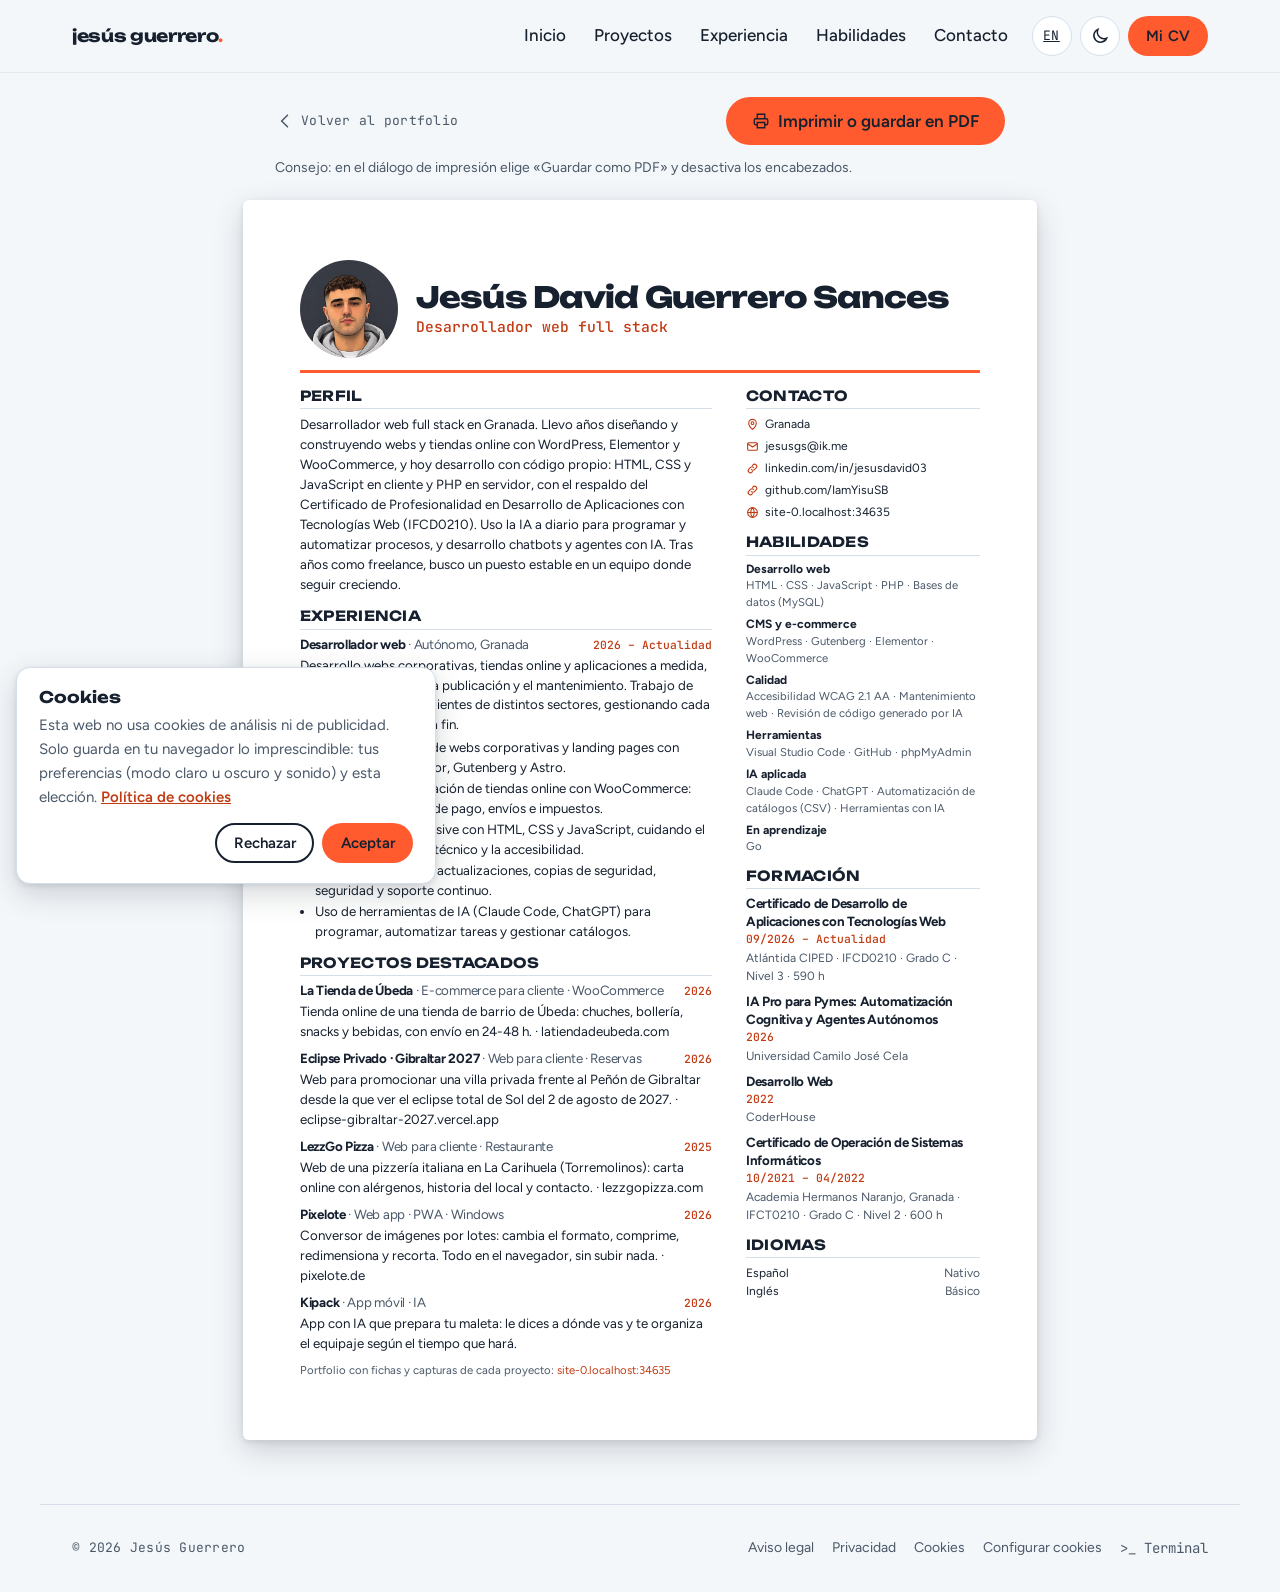
<file: cv/index.html>
<!doctype html>
<html lang="es">
<head>
  <meta charset="utf-8">
  <meta name="viewport" content="width=device-width, initial-scale=1">
  <title>CV · Jesús David Guerrero Sances, desarrollador web</title>
  <meta name="description" content="Currículum de Jesús David Guerrero Sances, desarrollador web en Granada: experiencia, formación y habilidades.">
  <meta name="color-scheme" content="light dark">
  <meta name="theme-color" content="#F4F7FA" media="(prefers-color-scheme: light)">
  <meta name="theme-color" content="#0E141C" media="(prefers-color-scheme: dark)">

  <!-- Idiomas (si cambias de dominio, actualízalo aquí y en las demás páginas) -->
  <link rel="canonical" href="https://jesusgs.es/cv/">
  <link rel="alternate" hreflang="es" href="https://jesusgs.es/cv/">
  <link rel="alternate" hreflang="en" href="https://jesusgs.es/en/cv/">
  <link rel="alternate" hreflang="x-default" href="https://jesusgs.es/cv/">
  <link rel="icon" href="/favicon.ico" sizes="any">
  <link rel="icon" type="image/png" sizes="32x32" href="/favicon-32x32.png">
  <link rel="icon" type="image/svg+xml" href="/favicon.svg">
  <link rel="apple-touch-icon" sizes="180x180" href="/apple-touch-icon.png">
  <link rel="manifest" href="/site.webmanifest">
  <meta property="og:locale" content="es_ES">
  <meta property="og:locale:alternate" content="en_GB">
  <meta property="og:title" content="CV · Jesús David Guerrero Sances, desarrollador web">
  <meta property="og:description" content="Currículum de Jesús David Guerrero Sances, desarrollador web en Granada: experiencia, formación y habilidades.">
  <meta property="og:type" content="website">
  <meta property="og:site_name" content="Jesús Guerrero">
  <meta property="og:url" content="https://jesusgs.es/cv/">
  <meta property="og:image" content="https://jesusgs.es/og-image.jpg">
  <meta property="og:image:type" content="image/jpeg">
  <meta property="og:image:width" content="1200">
  <meta property="og:image:height" content="630">
  <meta property="og:image:alt" content="Jesús Guerrero, desarrollador web en Granada">
  <meta name="twitter:card" content="summary_large_image">
  <meta name="twitter:title" content="CV · Jesús David Guerrero Sances, desarrollador web">
  <meta name="twitter:description" content="Currículum de Jesús David Guerrero Sances, desarrollador web en Granada: experiencia, formación y habilidades.">
  <meta name="twitter:image" content="https://jesusgs.es/og-image.jpg">
  <meta name="twitter:image:alt" content="Jesús Guerrero, desarrollador web en Granada">
  <script type="application/ld+json">
    {
      "@context": "https://schema.org",
      "@type": "ProfilePage",
      "url": "https://jesusgs.es/cv/",
      "inLanguage": "es",
      "mainEntity": {
        "@type": "Person",
        "@id": "https://jesusgs.es/#person",
        "name": "Jesús Guerrero",
        "alternateName": [
          "Jesús David Guerrero Sances",
          "Jesús Guerrero Sances"
        ],
        "givenName": "Jesús David",
        "familyName": "Guerrero Sances",
        "url": "https://jesusgs.es/",
        "image": "https://jesusgs.es/img/personal/avatar-lg.webp",
        "jobTitle": "Desarrollador web full stack",
        "address": {
          "@type": "PostalAddress",
          "addressLocality": "Granada",
          "addressRegion": "Andalucía",
          "addressCountry": "ES"
        },
        "knowsAbout": [
          "WordPress",
          "WooCommerce",
          "JavaScript",
          "HTML",
          "CSS",
          "PHP",
          "MySQL",
          "Claude Code"
        ],
        "knowsLanguage": [
          "es",
          "en"
        ],
        "sameAs": [
          "https://www.linkedin.com/in/jesusdavid03/",
          "https://github.com/IamYisuSB"
        ]
      }
    }
  </script>

  <!-- Tema antes de pintar, para evitar parpadeo -->
  <script>
    (function () {
      var t = null;
      try { t = localStorage.getItem('theme'); } catch (e) {}
      if (t !== 'light' && t !== 'dark') {
        t = matchMedia('(prefers-color-scheme: dark)').matches ? 'dark' : 'light';
      }
      document.documentElement.dataset.theme = t;
    })();
  </script>
  <link rel="preload" href="/fonts/figtree-latin-1.woff2" as="font" type="font/woff2" crossorigin>
  <link rel="preload" href="/fonts/unbounded-latin-5.woff2" as="font" type="font/woff2" crossorigin>
  <link rel="stylesheet" href="/css/fonts.css?v=48">

  <link rel="stylesheet" href="/css/base.css?v=48">
  <link rel="stylesheet" href="/css/layout.css?v=48">
  <link rel="stylesheet" href="/css/desk.css?v=48">
  <link rel="stylesheet" href="/css/sheet.css?v=48">
  <link rel="stylesheet" href="/css/components.css?v=48">
  <link rel="stylesheet" href="/css/legal.css?v=48">
  <link rel="stylesheet" href="/css/extras.css?v=48">
  <link rel="stylesheet" href="/css/cv.css?v=48">

  <script type="module" src="/js/cv-page.js?v=48"></script>
</head>
<body>
  <a class="skip-link" href="#main">Saltar al contenido</a>

  <header class="site-header">
    <nav class="nav container" aria-label="Principal">
      <a class="nav__logo" href="/">jesús guerrero<span class="nav__dot">.</span></a>

      <ul class="nav__links" role="list">
        <li><a href="/">Inicio</a></li>
        <li><a href="/proyectos/">Proyectos</a></li>
        <li><a href="/#experiencia">Experiencia</a></li>
        <li><a href="/#habilidades">Habilidades</a></li>
        <li><a href="/#contacto">Contacto</a></li>
      </ul>

      <div class="nav__tools">
        <a class="icon-btn mono" href="/en/cv/" hreflang="en" lang="en" aria-label="English version">EN</a>
        <button class="icon-btn" type="button" id="theme-toggle" aria-pressed="false">
          <svg class="icon icon--sun" viewBox="0 0 24 24" aria-hidden="true"><circle cx="12" cy="12" r="4.5"/><path d="M12 2v2.5M12 19.5V22M2 12h2.5M19.5 12H22M4.9 4.9l1.8 1.8M17.3 17.3l1.8 1.8M4.9 19.1l1.8-1.8M17.3 6.7l1.8-1.8"/></svg>
          <svg class="icon icon--moon" viewBox="0 0 24 24" aria-hidden="true"><path d="M20 14.5A8 8 0 0 1 9.5 4a8 8 0 1 0 10.5 10.5Z"/></svg>
        </button>
        <a class="btn btn--accent btn--sm" href="/cv/"><span class="nav__cta-long">Mi </span>CV</a>
      </div>
    </nav>
  </header>

  <main id="main" class="cv-page">
    <div class="cv-toolbar container">
      <a class="page-head__back mono" href="/"><svg class="icon" viewBox="0 0 24 24" aria-hidden="true"><path d="M15 5l-7 7 7 7"/></svg>Volver al portfolio</a>
      <button class="btn btn--accent" type="button" id="cv-print"><svg class="icon" viewBox="0 0 24 24" aria-hidden="true"><path d="M7 9V3h10v6M7 17H5a2 2 0 0 1-2-2v-4a2 2 0 0 1 2-2h14a2 2 0 0 1 2 2v4a2 2 0 0 1-2 2h-2M7 14h10v7H7z"/></svg>Imprimir o guardar en PDF</button>
      <p class="cv-toolbar__hint">Consejo: en el diálogo de impresión elige «Guardar como PDF» y desactiva los encabezados.</p>
    </div>
    <div class="cv-sheet" id="cv"></div>
  </main>

  <footer class="site-footer container">
    <p class="mono">© <span id="year"></span> Jesús Guerrero</p>
    <ul class="footer-legal" role="list">
      <li><a href="/aviso-legal/">Aviso legal</a></li>
      <li><a href="/privacidad/">Privacidad</a></li>
      <li><a href="/cookies/">Cookies</a></li>
      <li><button type="button" data-cookie-settings>Configurar cookies</button></li>
      <li><button type="button" data-open-terminal>&gt;_ Terminal</button></li>
    </ul>
  </footer>
</body>
</html>
</file>
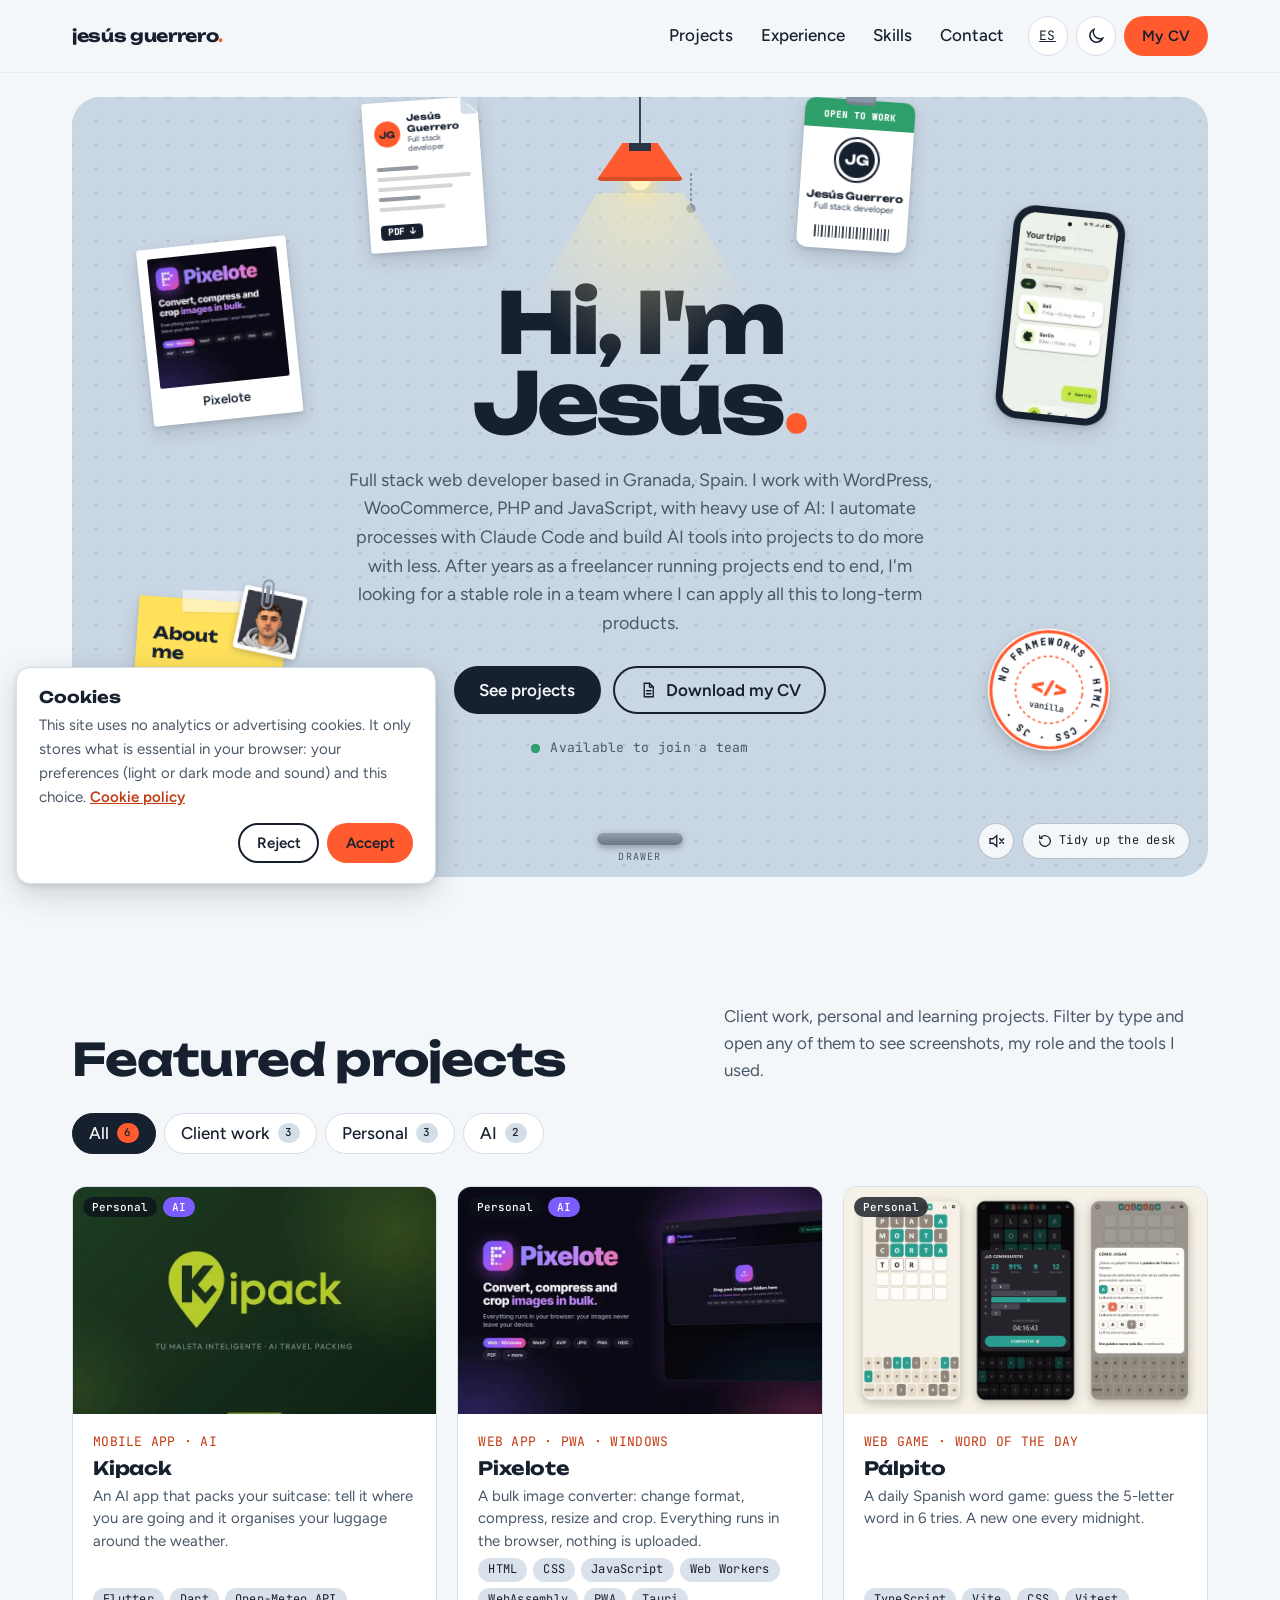
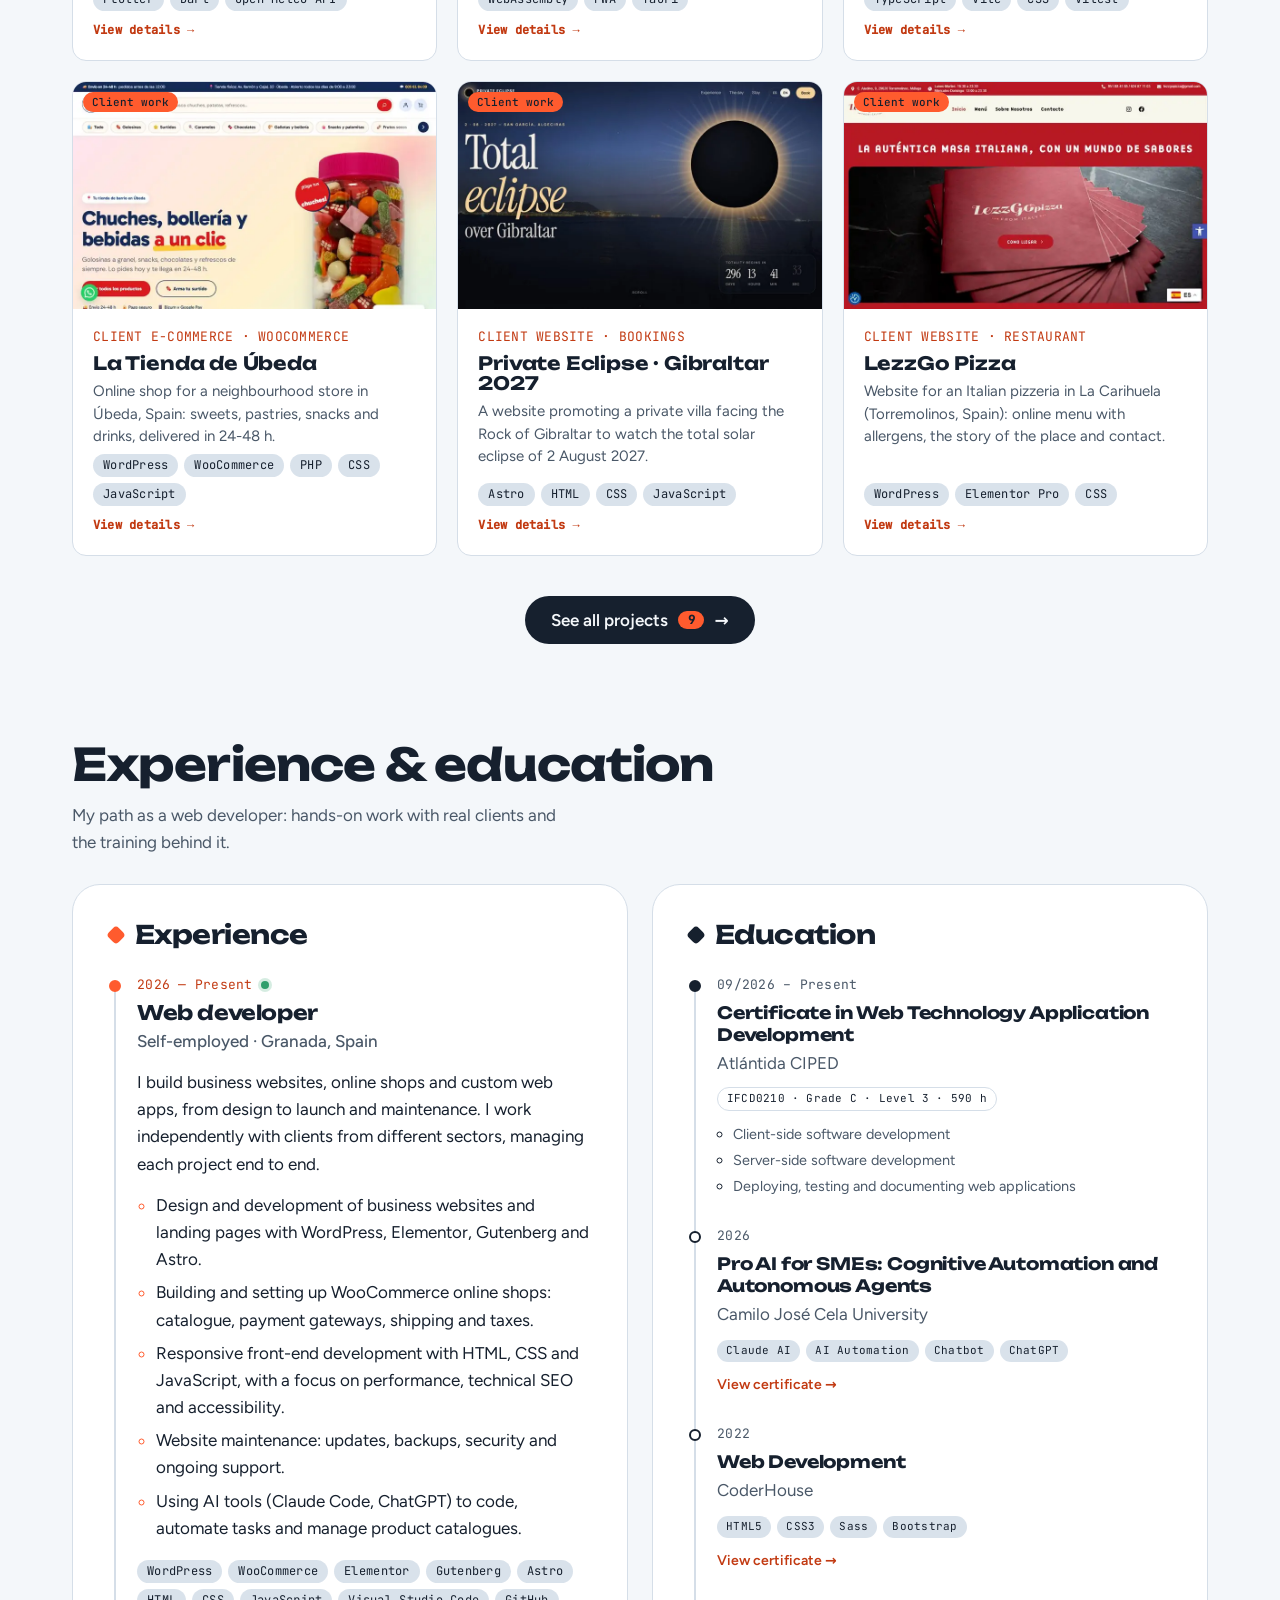
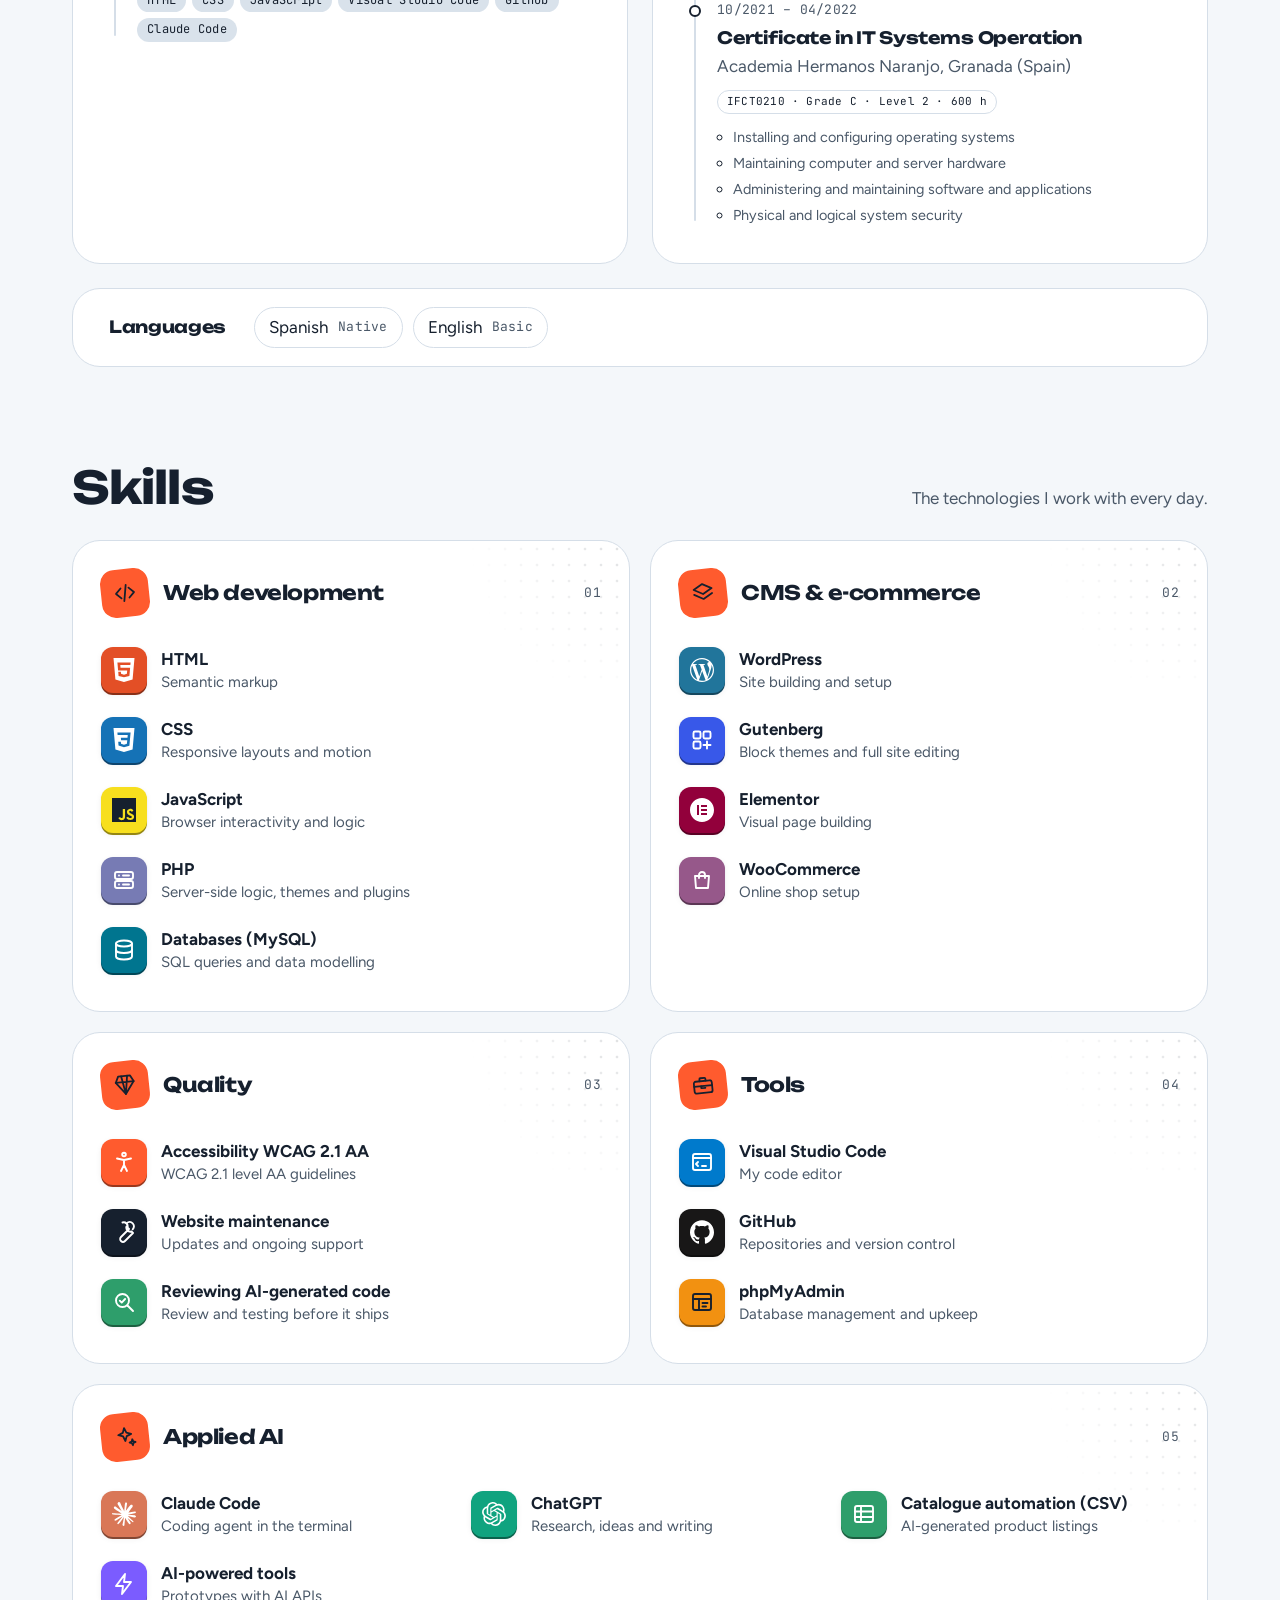
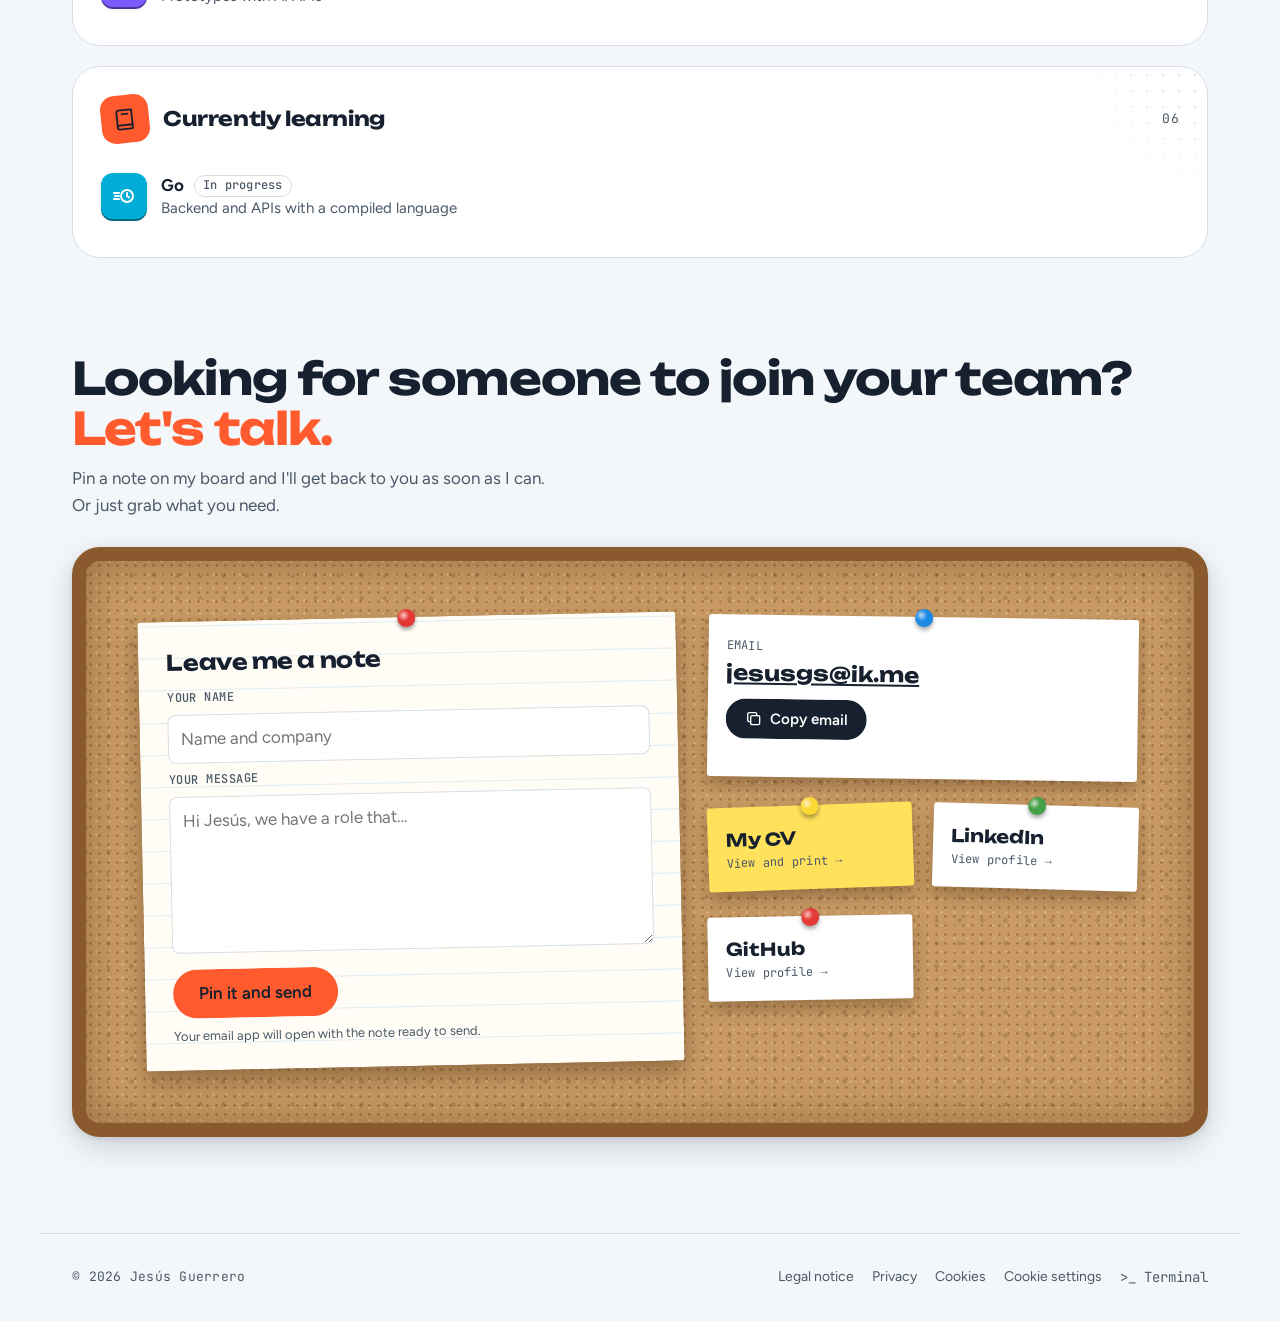
<file: en/index.html>
<!doctype html>
<html lang="en">
<head>
  <meta charset="utf-8">
  <meta name="viewport" content="width=device-width, initial-scale=1">
  <title>Jesús Guerrero Sances · Web developer in Granada</title>
  <meta name="description" content="Portfolio of Jesús David Guerrero Sances, full stack web developer in Granada, Spain. WordPress, WooCommerce, PHP, JavaScript and applied AI.">
  <meta name="color-scheme" content="light dark">
  <meta name="theme-color" content="#F4F7FA" media="(prefers-color-scheme: light)">
  <meta name="theme-color" content="#0E141C" media="(prefers-color-scheme: dark)">

  <!-- Idiomas (si cambias de dominio, actualízalo aquí y en las demás páginas) -->
  <link rel="canonical" href="https://jesusgs.es/en/">
  <link rel="alternate" hreflang="es" href="https://jesusgs.es/">
  <link rel="alternate" hreflang="en" href="https://jesusgs.es/en/">
  <link rel="alternate" hreflang="x-default" href="https://jesusgs.es/">
  <link rel="icon" href="/favicon.ico" sizes="any">
  <link rel="icon" type="image/png" sizes="32x32" href="/favicon-32x32.png">
  <link rel="icon" type="image/svg+xml" href="/favicon.svg">
  <link rel="apple-touch-icon" sizes="180x180" href="/apple-touch-icon.png">
  <link rel="manifest" href="/site.webmanifest">
  <meta property="og:locale" content="en_GB">
  <meta property="og:locale:alternate" content="es_ES">
  <meta property="og:title" content="Jesús Guerrero Sances · Web developer in Granada">
  <meta property="og:description" content="Portfolio of Jesús David Guerrero Sances, full stack web developer in Granada, Spain. WordPress, WooCommerce, PHP, JavaScript and applied AI.">
  <meta property="og:type" content="website">
  <meta property="og:site_name" content="Jesús Guerrero">
  <meta property="og:url" content="https://jesusgs.es/en/">
  <meta property="og:image" content="https://jesusgs.es/og-image-en.jpg">
  <meta property="og:image:secure_url" content="https://jesusgs.es/og-image-en.jpg">
  <meta property="og:image:type" content="image/jpeg">
  <meta property="og:image:width" content="1200">
  <meta property="og:image:height" content="630">
  <meta property="og:image:alt" content="Jesús Guerrero, web developer in Granada">
  <meta name="twitter:card" content="summary_large_image">
  <meta name="twitter:title" content="Jesús Guerrero Sances · Web developer in Granada">
  <meta name="twitter:description" content="Portfolio of Jesús David Guerrero Sances, full stack web developer in Granada, Spain. WordPress, WooCommerce, PHP, JavaScript and applied AI.">
  <meta name="twitter:site" content="@jesusgs03">
  <meta name="twitter:image" content="https://jesusgs.es/og-image-en.jpg">
  <meta name="twitter:image:alt" content="Jesús Guerrero, web developer in Granada">
  <script type="application/ld+json">
    {
      "@context": "https://schema.org",
      "@graph": [
        {
          "@type": "WebSite",
          "@id": "https://jesusgs.es/#website",
          "url": "https://jesusgs.es/",
          "name": "Jesús Guerrero",
          "inLanguage": [
            "es",
            "en"
          ],
          "publisher": {
            "@id": "https://jesusgs.es/#person"
          }
        },
        {
          "@type": "ProfilePage",
          "@id": "https://jesusgs.es/en/#page",
          "url": "https://jesusgs.es/en/",
          "inLanguage": "en",
          "isPartOf": {
            "@id": "https://jesusgs.es/#website"
          },
          "mainEntity": {
            "@id": "https://jesusgs.es/#person"
          }
        },
        {
          "@type": "Person",
          "@id": "https://jesusgs.es/#person",
          "name": "Jesús Guerrero",
          "alternateName": [
            "Jesús David Guerrero Sances",
            "Jesús Guerrero Sances"
          ],
          "givenName": "Jesús David",
          "familyName": "Guerrero Sances",
          "url": "https://jesusgs.es/",
          "image": "https://jesusgs.es/img/personal/avatar-lg.webp",
          "jobTitle": "Full stack web developer",
          "address": {
            "@type": "PostalAddress",
            "addressLocality": "Granada",
            "addressRegion": "Andalucía",
            "addressCountry": "ES"
          },
          "knowsAbout": [
            "WordPress",
            "WooCommerce",
            "JavaScript",
            "HTML",
            "CSS",
            "PHP",
            "MySQL",
            "Claude Code"
          ],
          "knowsLanguage": [
            "es",
            "en"
          ],
          "sameAs": [
            "https://www.linkedin.com/in/jesusdavid03/",
            "https://github.com/IamYisuSB"
          ]
        }
      ]
    }
  </script>

  <!-- Theme before first paint, avoids flashing -->
  <script>
    (function () {
      var t = null;
      try { t = localStorage.getItem('theme'); } catch (e) {}
      if (t !== 'light' && t !== 'dark') {
        t = matchMedia('(prefers-color-scheme: dark)').matches ? 'dark' : 'light';
      }
      document.documentElement.dataset.theme = t;
    })();
  </script>
  <link rel="preload" href="/fonts/figtree-latin-1.woff2" as="font" type="font/woff2" crossorigin>
  <link rel="preload" href="/fonts/unbounded-latin-5.woff2" as="font" type="font/woff2" crossorigin>
  <link rel="stylesheet" href="/css/fonts.css?v=48">

  <link rel="stylesheet" href="/css/base.css?v=48">
  <link rel="stylesheet" href="/css/layout.css?v=48">
  <link rel="stylesheet" href="/css/desk.css?v=48">
  <link rel="stylesheet" href="/css/sheet.css?v=48">
  <link rel="stylesheet" href="/css/components.css?v=48">
  <link rel="stylesheet" href="/css/legal.css?v=48">
  <link rel="stylesheet" href="/css/extras.css?v=48">

  <script type="module" src="/js/main.js?v=50"></script>
</head>
<body>
  <a class="skip-link" href="#main">Skip to content</a>

  <header class="site-header">
    <nav class="nav container" aria-label="Main">
      <a class="nav__logo" href="#top">jesús guerrero<span class="nav__dot">.</span></a>

      <ul class="nav__links" role="list">
        <li><a href="#projects">Projects</a></li>
        <li><a href="#experience">Experience</a></li>
        <li><a href="#skills">Skills</a></li>
        <li><a href="#contact">Contact</a></li>
      </ul>

      <div class="nav__tools">
        <a class="icon-btn mono" href="/" hreflang="es" lang="es" aria-label="Versión en español">ES</a>
        <button class="icon-btn" type="button" id="theme-toggle" aria-pressed="false">
          <svg class="icon icon--sun" viewBox="0 0 24 24" aria-hidden="true"><circle cx="12" cy="12" r="4.5"/><path d="M12 2v2.5M12 19.5V22M2 12h2.5M19.5 12H22M4.9 4.9l1.8 1.8M17.3 17.3l1.8 1.8M4.9 19.1l1.8-1.8M17.3 6.7l1.8-1.8"/></svg>
          <svg class="icon icon--moon" viewBox="0 0 24 24" aria-hidden="true"><path d="M20 14.5A8 8 0 0 1 9.5 4a8 8 0 1 0 10.5 10.5Z"/></svg>
        </button>
        <a class="btn btn--accent btn--sm" href="/cv/jesus-guerrero-sances-cv-en.pdf" download="Jesús Guerrero Sances EN – CV.pdf"><span class="nav__cta-long">My </span>CV</a>
      </div>
    </nav>
  </header>

  <main id="main">
    <!-- HERO / MESA — los objetos los pinta js/desk.js -->
    <section class="hero container" id="top" aria-labelledby="hero-title">
      <div class="desk" id="desk">
        <div class="desk__headline">
          <h1 class="hero__title" id="hero-title">
            <span class="hero__line">Hi, I'm</span>
            <span class="hero__line"><span class="hero__name">Jesús</span><span class="hero__dot">.</span></span>
          </h1>
          <p class="hero__lead">Full stack web developer based in Granada, Spain. I work with WordPress, WooCommerce, PHP and JavaScript, with heavy use of AI: I automate processes with Claude Code and build AI tools into projects to do more with less. After years as a freelancer running projects end to end, I'm looking for a stable role in a team where I can apply all this to long-term products.</p>
          <div class="hero__actions">
            <a class="btn btn--ink" href="#projects">See projects</a>
            <a class="btn btn--ghost" href="/cv/jesus-guerrero-sances-cv-en.pdf" download="Jesús Guerrero Sances EN – CV.pdf"><svg class="icon" viewBox="0 0 24 24" aria-hidden="true"><path d="M7 3h7l5 5v13H7z"/><path d="M14 3v5h5M10 13h6M10 17h6"/></svg>Download my CV</a>
          </div>
          <p class="hero__status mono"><span class="status-dot" aria-hidden="true"></span>Available to join a team</p>
        </div>
      </div>
    </section>

    <!-- PROYECTOS — los pinta js/projects.js desde js/data/projects.js -->
    <section class="section container" id="projects" aria-labelledby="projects-title">
      <div class="section__head">
        <h2 class="section__title" id="projects-title">Featured projects</h2>
        <p class="section__intro">Client work, personal and learning projects. Filter by type and open any of them to see screenshots, my role and the tools I used.</p>
      </div>
      <div class="filters" id="project-filters" role="group" aria-label="Filter projects by type"></div>
      <p class="visually-hidden" id="filter-status" role="status"></p>
      <ul class="cards cards--grid" id="project-grid" role="list" data-limit="6"></ul>
      <div class="more">
        <a class="btn btn--ink" id="more-projects" href="/en/projects/">See all projects <span class="more__count mono" id="more-count" aria-hidden="true"></span><span class="more__arrow" aria-hidden="true">→</span></a>
      </div>
    </section>

    <!-- EXPERIENCIA — la pinta js/experience.js desde js/data/experience.js -->
    <section class="section container" id="experience" aria-labelledby="exp-title">
      <div class="section__head">
        <h2 class="section__title" id="exp-title">Experience & education</h2>
        <p class="section__intro">My path as a web developer: hands-on work with real clients and the training behind it.</p>
      </div>
      <div class="path">
        <div class="path__col">
          <h3 class="path__title"><span class="path__badge path__badge--work" aria-hidden="true"></span>Experience</h3>
          <ol class="tl" id="exp-jobs" role="list"></ol>
        </div>
        <div class="path__col">
          <h3 class="path__title"><span class="path__badge path__badge--edu" aria-hidden="true"></span>Education</h3>
          <ol class="tl" id="exp-education" role="list"></ol>
        </div>
      </div>
      <div class="langs">
        <h3 class="langs__title">Languages</h3>
        <ul class="langs__list" id="exp-languages" role="list"></ul>
      </div>
    </section>

    <!-- HABILIDADES — las pinta js/skills.js desde js/data/skills.js -->
    <section class="section container" id="skills" aria-labelledby="skills-title">
      <div class="section__head">
        <h2 class="section__title" id="skills-title">Skills</h2>
        <p class="section__intro">The technologies I work with every day.</p>
      </div>
      <ul class="skills" id="skills-grid" role="list"></ul>
    </section>

    <!-- CONTACT — cork board: note (opens email), email, CV and profiles. Data in js/data/site.js -->
    <section class="section container" id="contact" aria-labelledby="contact-title">
      <div class="section__head">
        <h2 class="section__title" id="contact-title">Looking for someone to join your team? <span class="contact__accent">Let's talk.</span></h2>
        <p class="section__intro">Pin a note on my board and I'll get back to you as soon as I can. Or just grab what you need.</p>
      </div>

      <div class="cork">
        <form class="cork-note" id="note-form" novalidate>
          <span class="pin pin--red" aria-hidden="true"></span>
          <h3 class="cork-note__title">Leave me a note</h3>
          <label class="cork-note__label" for="note-name">Your name</label>
          <input class="cork-note__input" id="note-name" name="name" type="text" autocomplete="name" placeholder="Name and company">
          <label class="cork-note__label" for="note-msg">Your message</label>
          <textarea class="cork-note__input cork-note__area" id="note-msg" name="message" rows="5" placeholder="Hi Jesús, we have a role that…" required></textarea>
          <button class="btn btn--accent" type="submit">Pin it and send</button>
          <p class="cork-note__hint">Your email app will open with the note ready to send.</p>
        </form>

        <ul class="cork__pins" role="list">
          <li class="cork-card cork-card--email">
            <span class="pin pin--blue" aria-hidden="true"></span>
            <p class="cork-card__label mono">Email</p>
            <a class="cork-card__email" id="contact-email" href="#">…</a>
            <button class="btn btn--ink btn--sm" type="button" id="copy-email"><svg class="icon" viewBox="0 0 24 24" aria-hidden="true"><rect x="8" y="8" width="12" height="12" rx="2"/><path d="M16 8V6a2 2 0 0 0-2-2H6a2 2 0 0 0-2 2v8a2 2 0 0 0 2 2h2"/></svg>Copy email</button>
            <span class="cork-card__status mono" id="copy-status" role="status"></span>
          </li>
          <li>
            <a class="cork-card cork-card--cv" href="/en/cv/">
              <span class="pin pin--yellow" aria-hidden="true"></span>
              <span class="cork-card__title">My CV</span>
              <span class="cork-card__sub mono">View and print →</span>
            </a>
          </li>
          <li>
            <a class="cork-card cork-card--in" id="link-linkedin" href="https://www.linkedin.com/in/jesusdavid03/" target="_blank" rel="noopener">
              <span class="pin pin--green" aria-hidden="true"></span>
              <span class="cork-card__title">LinkedIn</span>
              <span class="cork-card__sub mono">View profile →</span>
            </a>
          </li>
          <li>
            <a class="cork-card cork-card--gh" id="link-github" href="https://github.com/IamYisuSB" target="_blank" rel="noopener">
              <span class="pin pin--red" aria-hidden="true"></span>
              <span class="cork-card__title">GitHub</span>
              <span class="cork-card__sub mono">View profile →</span>
            </a>
          </li>
        </ul>
      </div>
    </section>
  </main>

  <footer class="site-footer container">
    <p class="mono">© <span id="year"></span> Jesús Guerrero</p>
    <ul class="footer-legal" role="list">
      <li><a href="/en/legal-notice/">Legal notice</a></li>
      <li><a href="/en/privacy/">Privacy</a></li>
      <li><a href="/en/cookies/">Cookies</a></li>
      <li><button type="button" data-cookie-settings>Cookie settings</button></li>
      <li><button type="button" data-open-terminal>&gt;_ Terminal</button></li>
    </ul>
  </footer>
</body>
</html>
</file>
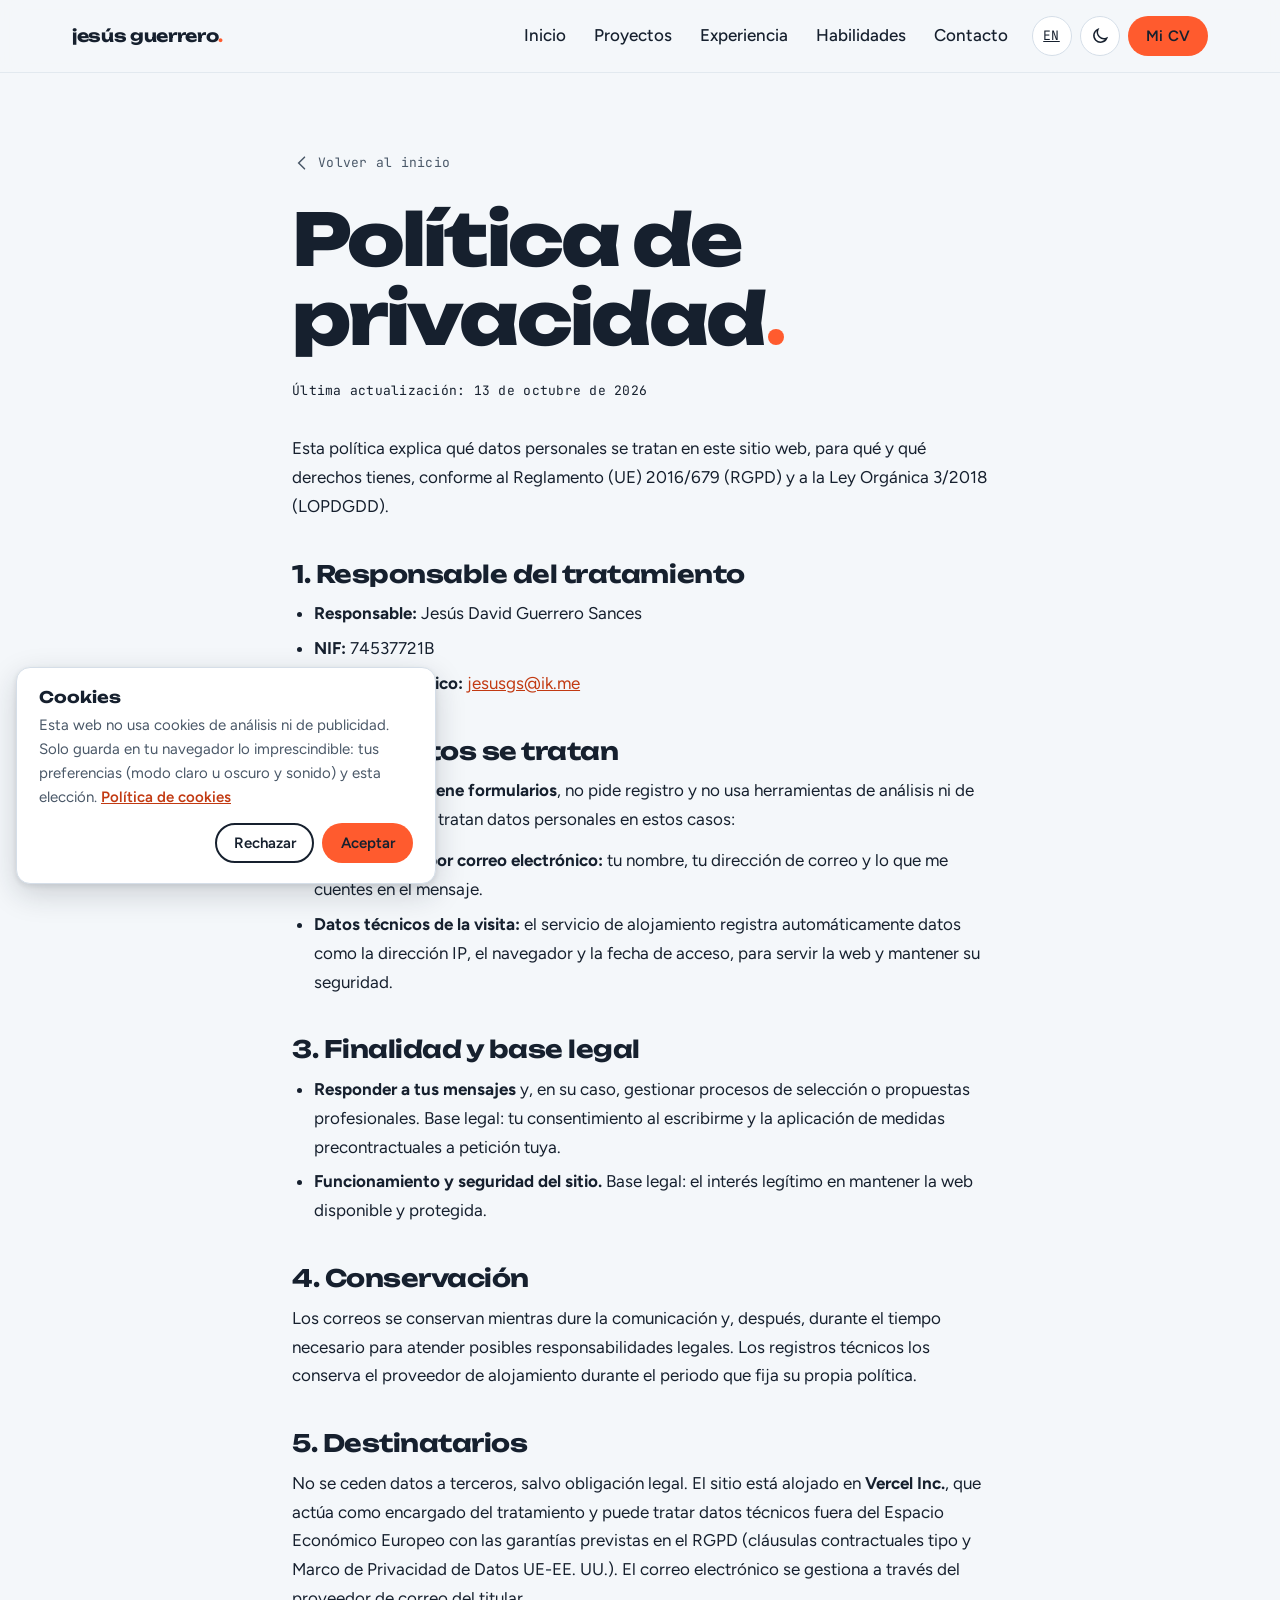
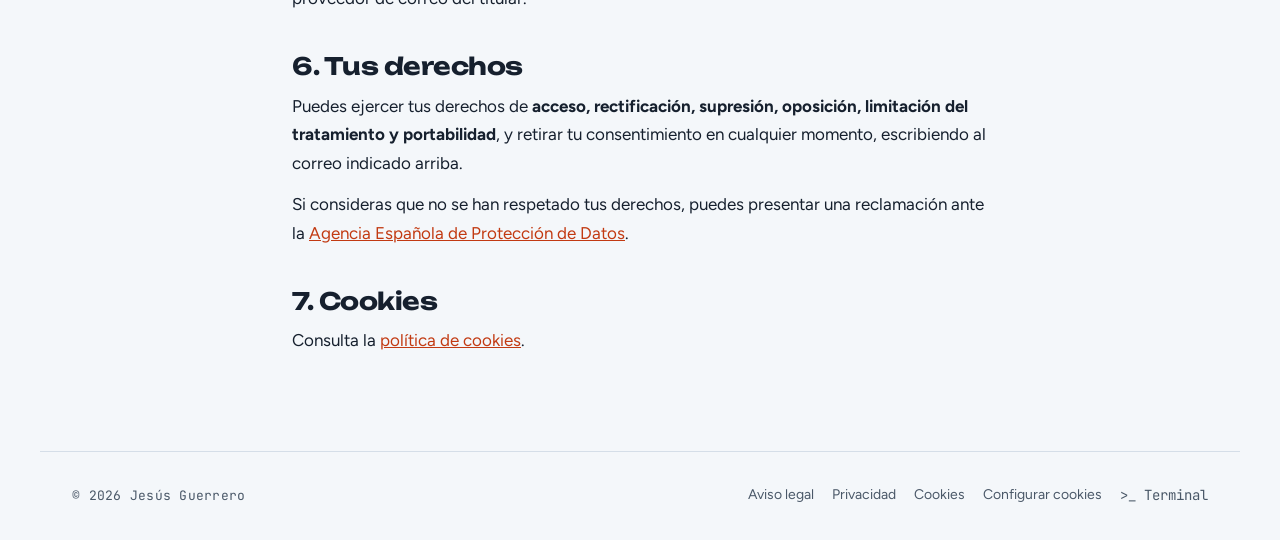
<file: privacidad/index.html>
<!doctype html>
<html lang="es">
<head>
  <meta charset="utf-8">
  <meta name="viewport" content="width=device-width, initial-scale=1">
  <title>Política de privacidad · Jesús Guerrero</title>
  <meta name="description" content="Política de privacidad del portfolio de Jesús Guerrero.">
  <meta name="robots" content="noindex, follow">
  <meta name="color-scheme" content="light dark">
  <meta name="theme-color" content="#F4F7FA" media="(prefers-color-scheme: light)">
  <meta name="theme-color" content="#0E141C" media="(prefers-color-scheme: dark)">

  <!-- Idiomas (si cambias de dominio, actualízalo aquí y en las demás páginas) -->
  <link rel="canonical" href="https://jesusgs.es/privacidad/">
  <link rel="alternate" hreflang="es" href="https://jesusgs.es/privacidad/">
  <link rel="alternate" hreflang="en" href="https://jesusgs.es/en/privacy/">
  <link rel="alternate" hreflang="x-default" href="https://jesusgs.es/privacidad/">
  <link rel="icon" href="/favicon.ico" sizes="any">
  <link rel="icon" type="image/png" sizes="32x32" href="/favicon-32x32.png">
  <link rel="icon" type="image/svg+xml" href="/favicon.svg">
  <link rel="apple-touch-icon" sizes="180x180" href="/apple-touch-icon.png">
  <link rel="manifest" href="/site.webmanifest">
  <meta property="og:locale" content="es_ES">
  <meta property="og:locale:alternate" content="en_GB">
  <meta property="og:title" content="Política de privacidad · Jesús Guerrero">
  <meta property="og:description" content="Política de privacidad del portfolio de Jesús Guerrero.">
  <meta property="og:type" content="website">
  <meta property="og:site_name" content="Jesús Guerrero">
  <meta property="og:url" content="https://jesusgs.es/privacidad/">
  <meta property="og:image" content="https://jesusgs.es/og-image.jpg">
  <meta property="og:image:type" content="image/jpeg">
  <meta property="og:image:width" content="1200">
  <meta property="og:image:height" content="630">
  <meta property="og:image:alt" content="Jesús Guerrero, desarrollador web en Granada">
  <meta name="twitter:card" content="summary_large_image">
  <meta name="twitter:title" content="Política de privacidad · Jesús Guerrero">
  <meta name="twitter:description" content="Política de privacidad del portfolio de Jesús Guerrero.">
  <meta name="twitter:image" content="https://jesusgs.es/og-image.jpg">
  <meta name="twitter:image:alt" content="Jesús Guerrero, desarrollador web en Granada">

  <!-- Tema antes de pintar, para evitar parpadeo -->
  <script>
    (function () {
      var t = null;
      try { t = localStorage.getItem('theme'); } catch (e) {}
      if (t !== 'light' && t !== 'dark') {
        t = matchMedia('(prefers-color-scheme: dark)').matches ? 'dark' : 'light';
      }
      document.documentElement.dataset.theme = t;
    })();
  </script>
  <link rel="preload" href="/fonts/figtree-latin-1.woff2" as="font" type="font/woff2" crossorigin>
  <link rel="preload" href="/fonts/unbounded-latin-5.woff2" as="font" type="font/woff2" crossorigin>
  <link rel="stylesheet" href="/css/fonts.css?v=48">

  <link rel="stylesheet" href="/css/base.css?v=48">
  <link rel="stylesheet" href="/css/layout.css?v=48">
  <link rel="stylesheet" href="/css/desk.css?v=48">
  <link rel="stylesheet" href="/css/sheet.css?v=48">
  <link rel="stylesheet" href="/css/components.css?v=48">
  <link rel="stylesheet" href="/css/legal.css?v=48">
  <link rel="stylesheet" href="/css/extras.css?v=48">

  <script type="module" src="/js/main.js?v=50"></script>
</head>
<body>
  <a class="skip-link" href="#main">Saltar al contenido</a>

  <header class="site-header">
    <nav class="nav container" aria-label="Principal">
      <a class="nav__logo" href="/">jesús guerrero<span class="nav__dot">.</span></a>

      <ul class="nav__links" role="list">
        <li><a href="/">Inicio</a></li>
        <li><a href="/#proyectos">Proyectos</a></li>
        <li><a href="/#experiencia">Experiencia</a></li>
        <li><a href="/#habilidades">Habilidades</a></li>
        <li><a href="/#contacto">Contacto</a></li>
      </ul>

      <div class="nav__tools">
        <a class="icon-btn mono" href="/en/privacy/" hreflang="en" lang="en" aria-label="English version">EN</a>
        <button class="icon-btn" type="button" id="theme-toggle" aria-pressed="false">
          <svg class="icon icon--sun" viewBox="0 0 24 24" aria-hidden="true"><circle cx="12" cy="12" r="4.5"/><path d="M12 2v2.5M12 19.5V22M2 12h2.5M19.5 12H22M4.9 4.9l1.8 1.8M17.3 17.3l1.8 1.8M4.9 19.1l1.8-1.8M17.3 6.7l1.8-1.8"/></svg>
          <svg class="icon icon--moon" viewBox="0 0 24 24" aria-hidden="true"><path d="M20 14.5A8 8 0 0 1 9.5 4a8 8 0 1 0 10.5 10.5Z"/></svg>
        </button>
        <a class="btn btn--accent btn--sm" href="/cv/"><span class="nav__cta-long">Mi </span>CV</a>
      </div>
    </nav>
  </header>

  <main id="main">
    <header class="page-head page-head--narrow container">
      <a class="page-head__back mono" href="/"><svg class="icon" viewBox="0 0 24 24" aria-hidden="true"><path d="M15 5l-7 7 7 7"/></svg>Volver al inicio</a>
      <h1 class="page-head__title">Política de privacidad<span class="hero__dot">.</span></h1>
    </header>

    <article class="legal container">
      <p class="legal__updated mono">Última actualización: 13 de octubre de 2026</p>
<p>Esta política explica qué datos personales se tratan en este sitio web, para qué y qué derechos tienes, conforme al Reglamento (UE) 2016/679 (RGPD) y a la Ley Orgánica 3/2018 (LOPDGDD).</p>

<h2>1. Responsable del tratamiento</h2>
<ul>
  <li><strong>Responsable:</strong> Jesús David Guerrero Sances</li>
  <li><strong>NIF:</strong> 74537721B</li>
  <li><strong>Correo electrónico:</strong> <a href="mailto:jesusgs@ik.me">jesusgs@ik.me</a></li>
</ul>

<h2>2. Qué datos se tratan</h2>
<p>Este sitio web <strong>no tiene formularios</strong>, no pide registro y no usa herramientas de análisis ni de publicidad. Solo se tratan datos personales en estos casos:</p>
<ul>
  <li><strong>Si me escribes por correo electrónico:</strong> tu nombre, tu dirección de correo y lo que me cuentes en el mensaje.</li>
  <li><strong>Datos técnicos de la visita:</strong> el servicio de alojamiento registra automáticamente datos como la dirección IP, el navegador y la fecha de acceso, para servir la web y mantener su seguridad.</li>
</ul>

<h2>3. Finalidad y base legal</h2>
<ul>
  <li><strong>Responder a tus mensajes</strong> y, en su caso, gestionar procesos de selección o propuestas profesionales. Base legal: tu consentimiento al escribirme y la aplicación de medidas precontractuales a petición tuya.</li>
  <li><strong>Funcionamiento y seguridad del sitio.</strong> Base legal: el interés legítimo en mantener la web disponible y protegida.</li>
</ul>

<h2>4. Conservación</h2>
<p>Los correos se conservan mientras dure la comunicación y, después, durante el tiempo necesario para atender posibles responsabilidades legales. Los registros técnicos los conserva el proveedor de alojamiento durante el periodo que fija su propia política.</p>

<h2>5. Destinatarios</h2>
<p>No se ceden datos a terceros, salvo obligación legal. El sitio está alojado en <strong>Vercel Inc.</strong>, que actúa como encargado del tratamiento y puede tratar datos técnicos fuera del Espacio Económico Europeo con las garantías previstas en el RGPD (cláusulas contractuales tipo y Marco de Privacidad de Datos UE-EE. UU.). El correo electrónico se gestiona a través del proveedor de correo del titular.</p>

<h2>6. Tus derechos</h2>
<p>Puedes ejercer tus derechos de <strong>acceso, rectificación, supresión, oposición, limitación del tratamiento y portabilidad</strong>, y retirar tu consentimiento en cualquier momento, escribiendo al correo indicado arriba.</p>
<p>Si consideras que no se han respetado tus derechos, puedes presentar una reclamación ante la <a href="https://www.aepd.es" target="_blank" rel="noopener">Agencia Española de Protección de Datos</a>.</p>

<h2>7. Cookies</h2>
<p>Consulta la <a href="/cookies/">política de cookies</a>.</p>
    </article>
  </main>

  <footer class="site-footer container">
    <p class="mono">© <span id="year"></span> Jesús Guerrero</p>
    <ul class="footer-legal" role="list">
      <li><a href="/aviso-legal/">Aviso legal</a></li>
      <li><a href="/privacidad/">Privacidad</a></li>
      <li><a href="/cookies/">Cookies</a></li>
      <li><button type="button" data-cookie-settings>Configurar cookies</button></li>
      <li><button type="button" data-open-terminal>&gt;_ Terminal</button></li>
    </ul>
  </footer>
</body>
</html>
</file>
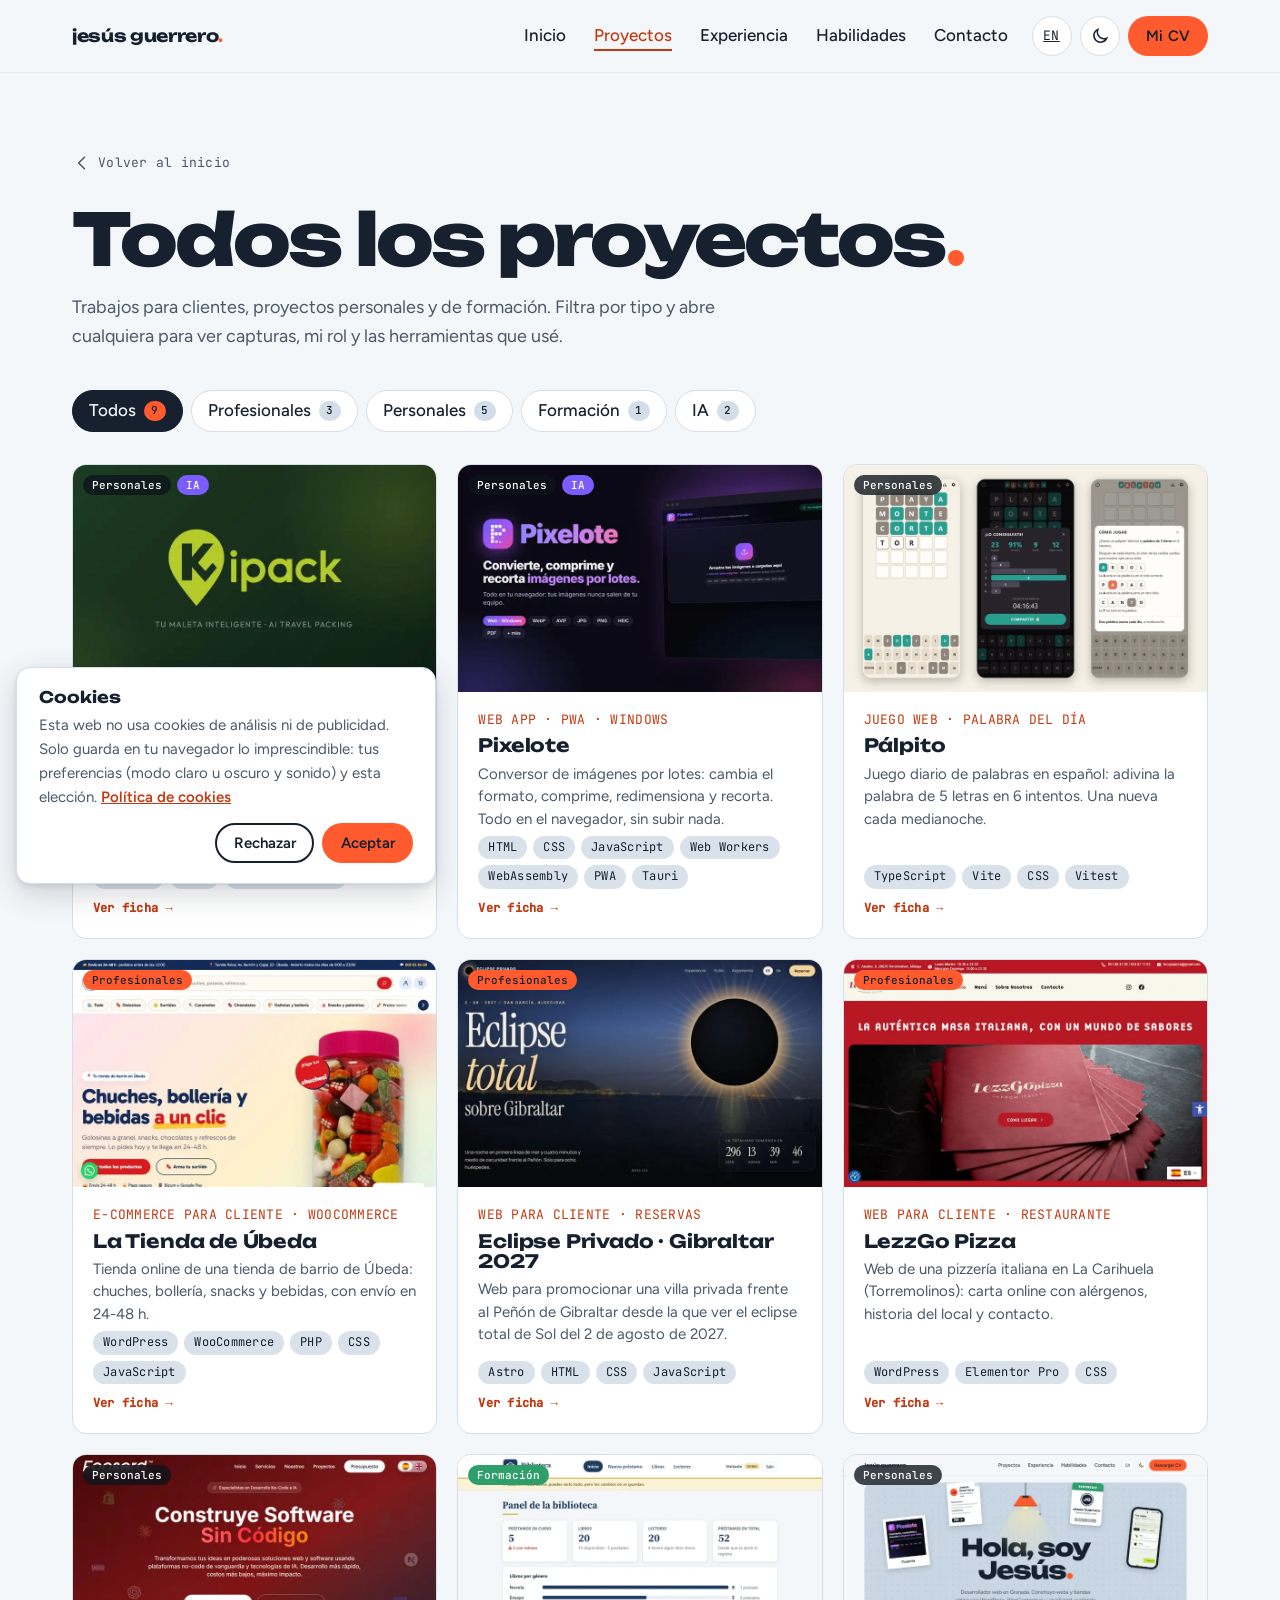
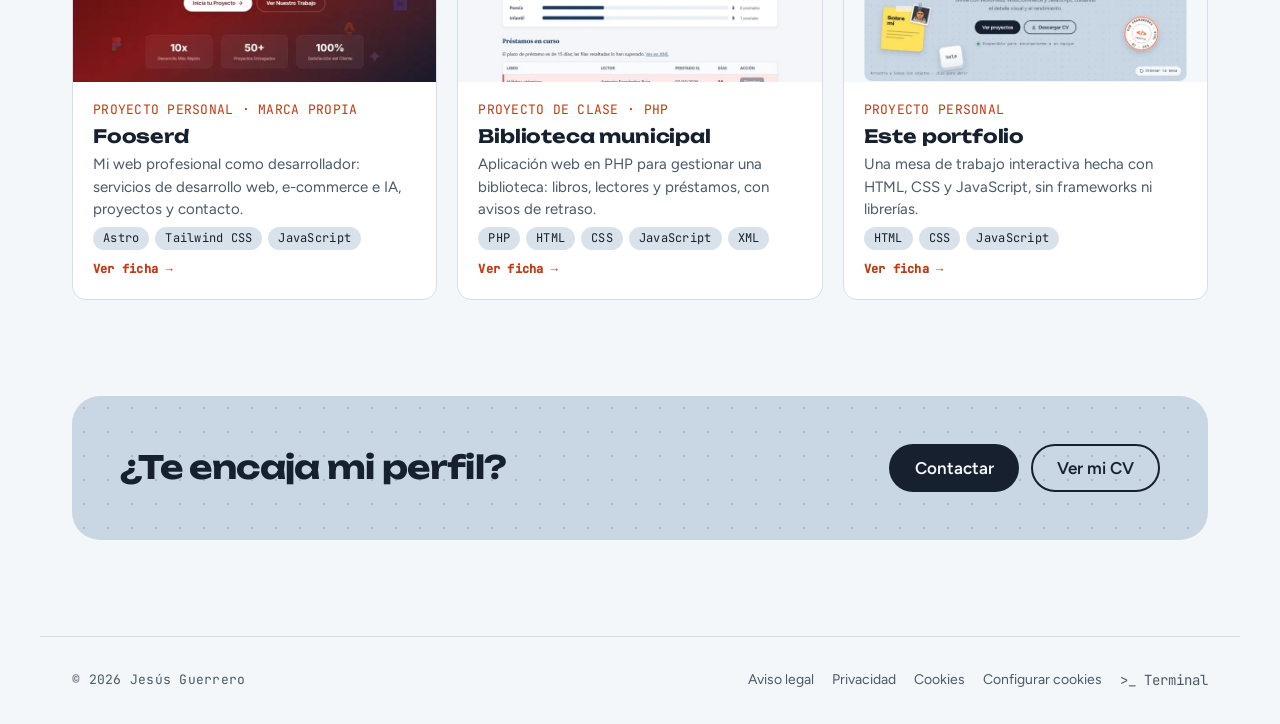
<file: proyectos/index.html>
<!doctype html>
<html lang="es">
<head>
  <meta charset="utf-8">
  <meta name="viewport" content="width=device-width, initial-scale=1">
  <title>Proyectos · Jesús Guerrero</title>
  <meta name="description" content="Todos los proyectos de Jesús Guerrero, desarrollador web: webs para clientes, tiendas online, apps y proyectos personales con IA.">
  <meta name="color-scheme" content="light dark">
  <meta name="theme-color" content="#F4F7FA" media="(prefers-color-scheme: light)">
  <meta name="theme-color" content="#0E141C" media="(prefers-color-scheme: dark)">

  <!-- Idiomas (si cambias de dominio, actualízalo aquí y en las demás páginas) -->
  <link rel="canonical" href="https://jesusgs.es/proyectos/">
  <link rel="alternate" hreflang="es" href="https://jesusgs.es/proyectos/">
  <link rel="alternate" hreflang="en" href="https://jesusgs.es/en/projects/">
  <link rel="alternate" hreflang="x-default" href="https://jesusgs.es/proyectos/">
  <link rel="icon" href="/favicon.ico" sizes="any">
  <link rel="icon" type="image/png" sizes="32x32" href="/favicon-32x32.png">
  <link rel="icon" type="image/svg+xml" href="/favicon.svg">
  <link rel="apple-touch-icon" sizes="180x180" href="/apple-touch-icon.png">
  <link rel="manifest" href="/site.webmanifest">
  <meta property="og:locale" content="es_ES">
  <meta property="og:locale:alternate" content="en_GB">
  <meta property="og:title" content="Proyectos · Jesús Guerrero">
  <meta property="og:description" content="Todos los proyectos de Jesús Guerrero, desarrollador web: webs para clientes, tiendas online, apps y proyectos personales con IA.">
  <meta property="og:type" content="website">
  <meta property="og:site_name" content="Jesús Guerrero">
  <meta property="og:url" content="https://jesusgs.es/proyectos/">
  <meta property="og:image" content="https://jesusgs.es/og-image.jpg">
  <meta property="og:image:type" content="image/jpeg">
  <meta property="og:image:width" content="1200">
  <meta property="og:image:height" content="630">
  <meta property="og:image:alt" content="Jesús Guerrero, desarrollador web en Granada">
  <meta name="twitter:card" content="summary_large_image">
  <meta name="twitter:title" content="Proyectos · Jesús Guerrero">
  <meta name="twitter:description" content="Todos los proyectos de Jesús Guerrero, desarrollador web: webs para clientes, tiendas online, apps y proyectos personales con IA.">
  <meta name="twitter:image" content="https://jesusgs.es/og-image.jpg">
  <meta name="twitter:image:alt" content="Jesús Guerrero, desarrollador web en Granada">

  <!-- Tema antes de pintar, para evitar parpadeo -->
  <script>
    (function () {
      var t = null;
      try { t = localStorage.getItem('theme'); } catch (e) {}
      if (t !== 'light' && t !== 'dark') {
        t = matchMedia('(prefers-color-scheme: dark)').matches ? 'dark' : 'light';
      }
      document.documentElement.dataset.theme = t;
    })();
  </script>
  <link rel="preload" href="/fonts/figtree-latin-1.woff2" as="font" type="font/woff2" crossorigin>
  <link rel="preload" href="/fonts/unbounded-latin-5.woff2" as="font" type="font/woff2" crossorigin>
  <link rel="stylesheet" href="/css/fonts.css?v=48">

  <link rel="stylesheet" href="/css/base.css?v=48">
  <link rel="stylesheet" href="/css/layout.css?v=48">
  <link rel="stylesheet" href="/css/desk.css?v=48">
  <link rel="stylesheet" href="/css/sheet.css?v=48">
  <link rel="stylesheet" href="/css/components.css?v=48">
  <link rel="stylesheet" href="/css/legal.css?v=48">
  <link rel="stylesheet" href="/css/extras.css?v=48">

  <script type="module" src="/js/main.js?v=50"></script>
</head>
<body>
  <a class="skip-link" href="#main">Saltar al contenido</a>

  <header class="site-header">
    <nav class="nav container" aria-label="Principal">
      <a class="nav__logo" href="/">jesús guerrero<span class="nav__dot">.</span></a>

      <ul class="nav__links" role="list">
        <li><a href="/">Inicio</a></li>
        <li><a href="/proyectos/" aria-current="page">Proyectos</a></li>
        <li><a href="/#experiencia">Experiencia</a></li>
        <li><a href="/#habilidades">Habilidades</a></li>
        <li><a href="/#contacto">Contacto</a></li>
      </ul>

      <div class="nav__tools">
        <a class="icon-btn mono" href="/en/projects/" hreflang="en" lang="en" aria-label="English version">EN</a>
        <button class="icon-btn" type="button" id="theme-toggle" aria-pressed="false">
          <svg class="icon icon--sun" viewBox="0 0 24 24" aria-hidden="true"><circle cx="12" cy="12" r="4.5"/><path d="M12 2v2.5M12 19.5V22M2 12h2.5M19.5 12H22M4.9 4.9l1.8 1.8M17.3 17.3l1.8 1.8M4.9 19.1l1.8-1.8M17.3 6.7l1.8-1.8"/></svg>
          <svg class="icon icon--moon" viewBox="0 0 24 24" aria-hidden="true"><path d="M20 14.5A8 8 0 0 1 9.5 4a8 8 0 1 0 10.5 10.5Z"/></svg>
        </button>
        <a class="btn btn--accent btn--sm" href="/cv/"><span class="nav__cta-long">Mi </span>CV</a>
      </div>
    </nav>
  </header>

  <main id="main">
    <header class="page-head container">
      <a class="page-head__back mono" href="/"><svg class="icon" viewBox="0 0 24 24" aria-hidden="true"><path d="M15 5l-7 7 7 7"/></svg>Volver al inicio</a>
      <h1 class="page-head__title">Todos los proyectos<span class="hero__dot">.</span></h1>
      <p class="page-head__intro">Trabajos para clientes, proyectos personales y de formación. Filtra por tipo y abre cualquiera para ver capturas, mi rol y las herramientas que usé.</p>
    </header>

    <!-- Todos los proyectos — los pinta js/projects.js desde js/data/projects.js -->
    <section class="section section--flush container" aria-label="Todos los proyectos">
      <div class="filters" id="project-filters" role="group" aria-label="Filtrar proyectos por tipo"></div>
      <p class="visually-hidden" id="filter-status" role="status"></p>
      <ul class="cards cards--grid" id="project-grid" role="list"></ul>
    </section>

    <section class="section container">
      <div class="cta-band">
        <h2 class="cta-band__title">¿Te encaja mi perfil?</h2>
        <div class="cta-band__actions">
          <a class="btn btn--ink" href="/#contacto">Contactar</a>
          <a class="btn btn--ghost" href="/cv/">Ver mi CV</a>
        </div>
      </div>
    </section>
  </main>

  <footer class="site-footer container">
    <p class="mono">© <span id="year"></span> Jesús Guerrero</p>
    <ul class="footer-legal" role="list">
      <li><a href="/aviso-legal/">Aviso legal</a></li>
      <li><a href="/privacidad/">Privacidad</a></li>
      <li><a href="/cookies/">Cookies</a></li>
      <li><button type="button" data-cookie-settings>Configurar cookies</button></li>
      <li><button type="button" data-open-terminal>&gt;_ Terminal</button></li>
    </ul>
  </footer>
</body>
</html>
</file>
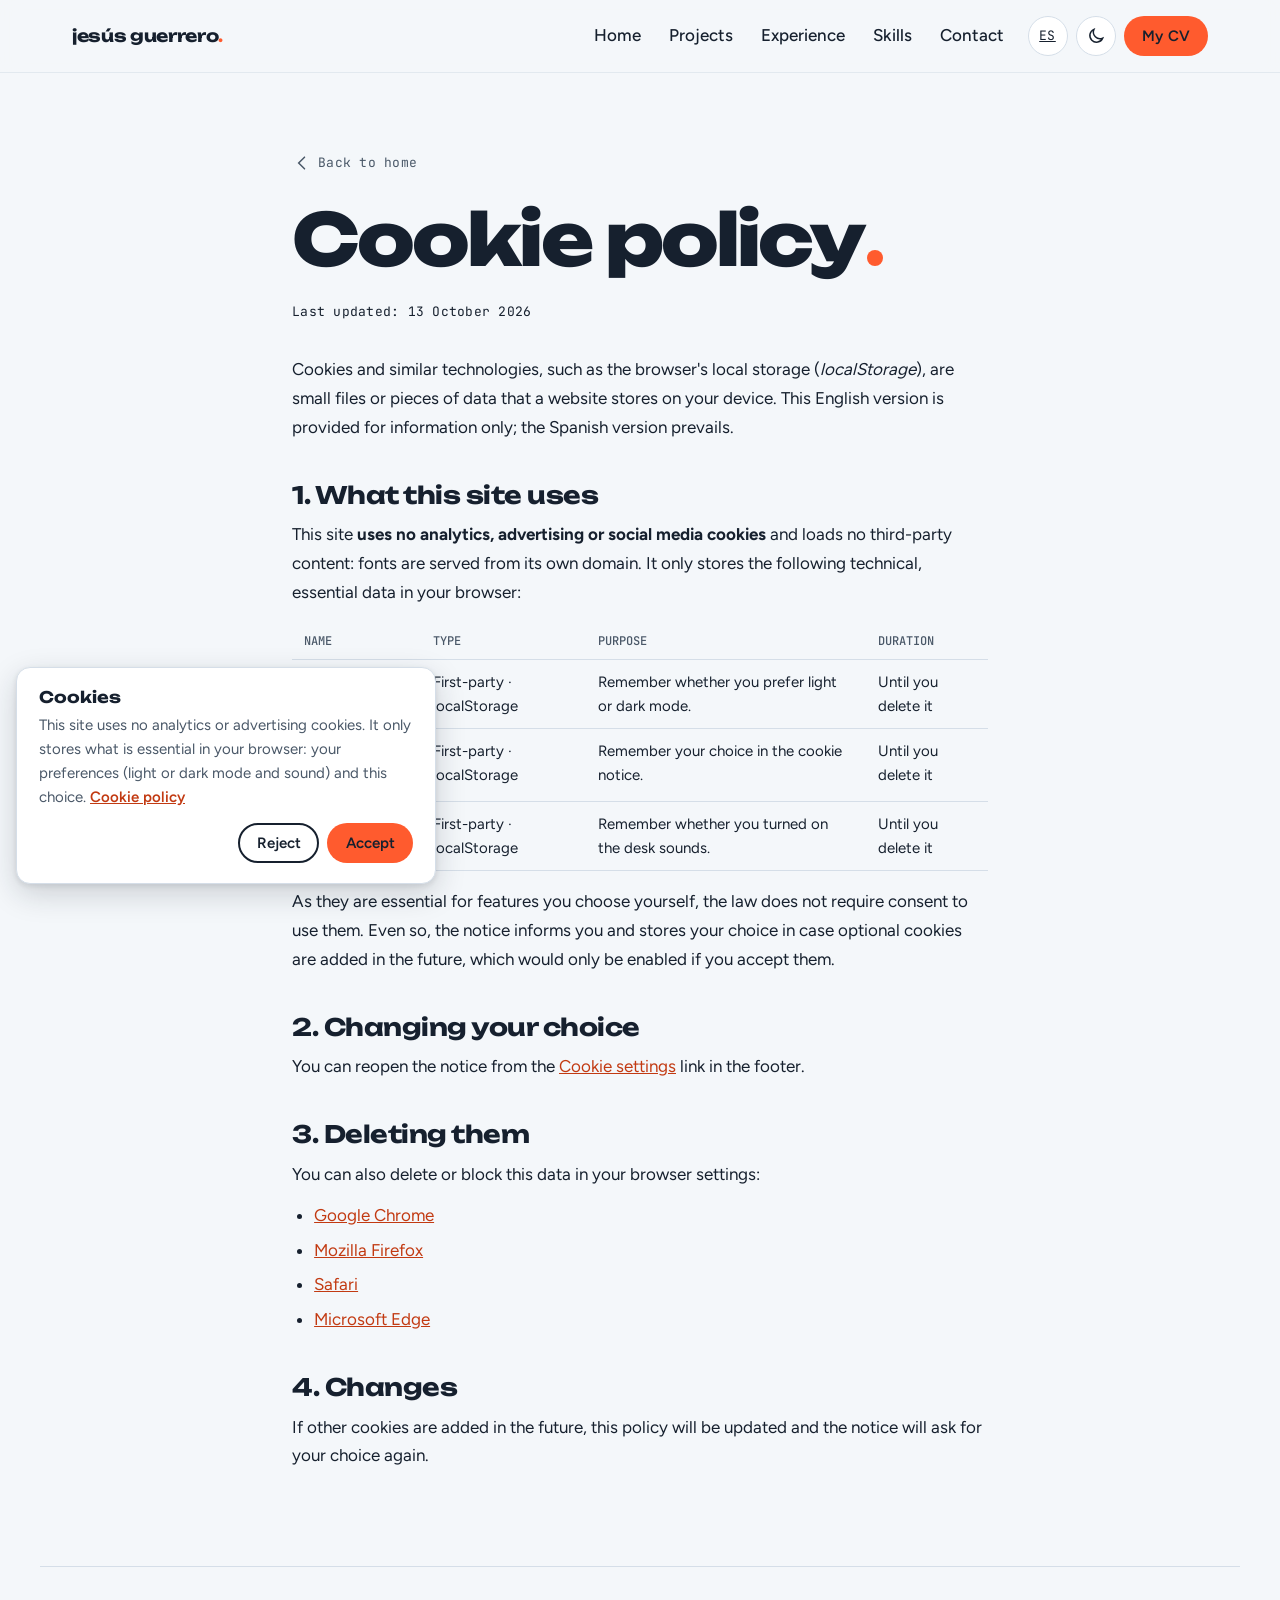
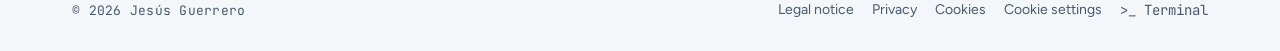
<file: en/cookies/index.html>
<!doctype html>
<html lang="en">
<head>
  <meta charset="utf-8">
  <meta name="viewport" content="width=device-width, initial-scale=1">
  <title>Cookie policy · Jesús Guerrero</title>
  <meta name="description" content="Cookie policy of the portfolio of Jesús Guerrero.">
  <meta name="robots" content="noindex, follow">
  <meta name="color-scheme" content="light dark">
  <meta name="theme-color" content="#F4F7FA" media="(prefers-color-scheme: light)">
  <meta name="theme-color" content="#0E141C" media="(prefers-color-scheme: dark)">

  <!-- Idiomas (si cambias de dominio, actualízalo aquí y en las demás páginas) -->
  <link rel="canonical" href="https://jesusgs.es/en/cookies/">
  <link rel="alternate" hreflang="es" href="https://jesusgs.es/cookies/">
  <link rel="alternate" hreflang="en" href="https://jesusgs.es/en/cookies/">
  <link rel="alternate" hreflang="x-default" href="https://jesusgs.es/cookies/">
  <link rel="icon" href="/favicon.ico" sizes="any">
  <link rel="icon" type="image/png" sizes="32x32" href="/favicon-32x32.png">
  <link rel="icon" type="image/svg+xml" href="/favicon.svg">
  <link rel="apple-touch-icon" sizes="180x180" href="/apple-touch-icon.png">
  <link rel="manifest" href="/site.webmanifest">
  <meta property="og:locale" content="en_GB">
  <meta property="og:locale:alternate" content="es_ES">
  <meta property="og:title" content="Cookie policy · Jesús Guerrero">
  <meta property="og:description" content="Cookie policy of the portfolio of Jesús Guerrero.">
  <meta property="og:type" content="website">
  <meta property="og:site_name" content="Jesús Guerrero">
  <meta property="og:url" content="https://jesusgs.es/en/cookies/">
  <meta property="og:image" content="https://jesusgs.es/og-image-en.jpg">
  <meta property="og:image:type" content="image/jpeg">
  <meta property="og:image:width" content="1200">
  <meta property="og:image:height" content="630">
  <meta property="og:image:alt" content="Jesús Guerrero, web developer in Granada">
  <meta name="twitter:card" content="summary_large_image">
  <meta name="twitter:title" content="Cookie policy · Jesús Guerrero">
  <meta name="twitter:description" content="Cookie policy of the portfolio of Jesús Guerrero.">
  <meta name="twitter:image" content="https://jesusgs.es/og-image-en.jpg">
  <meta name="twitter:image:alt" content="Jesús Guerrero, web developer in Granada">

  <!-- Theme before first paint, avoids flashing -->
  <script>
    (function () {
      var t = null;
      try { t = localStorage.getItem('theme'); } catch (e) {}
      if (t !== 'light' && t !== 'dark') {
        t = matchMedia('(prefers-color-scheme: dark)').matches ? 'dark' : 'light';
      }
      document.documentElement.dataset.theme = t;
    })();
  </script>
  <link rel="preload" href="/fonts/figtree-latin-1.woff2" as="font" type="font/woff2" crossorigin>
  <link rel="preload" href="/fonts/unbounded-latin-5.woff2" as="font" type="font/woff2" crossorigin>
  <link rel="stylesheet" href="/css/fonts.css?v=48">

  <link rel="stylesheet" href="/css/base.css?v=48">
  <link rel="stylesheet" href="/css/layout.css?v=48">
  <link rel="stylesheet" href="/css/desk.css?v=48">
  <link rel="stylesheet" href="/css/sheet.css?v=48">
  <link rel="stylesheet" href="/css/components.css?v=48">
  <link rel="stylesheet" href="/css/legal.css?v=48">
  <link rel="stylesheet" href="/css/extras.css?v=48">

  <script type="module" src="/js/main.js?v=50"></script>
</head>
<body>
  <a class="skip-link" href="#main">Skip to content</a>

  <header class="site-header">
    <nav class="nav container" aria-label="Main">
      <a class="nav__logo" href="/en/">jesús guerrero<span class="nav__dot">.</span></a>

      <ul class="nav__links" role="list">
        <li><a href="/en/">Home</a></li>
        <li><a href="/en/#projects">Projects</a></li>
        <li><a href="/en/#experience">Experience</a></li>
        <li><a href="/en/#skills">Skills</a></li>
        <li><a href="/en/#contact">Contact</a></li>
      </ul>

      <div class="nav__tools">
        <a class="icon-btn mono" href="/cookies/" hreflang="es" lang="es" aria-label="Versión en español">ES</a>
        <button class="icon-btn" type="button" id="theme-toggle" aria-pressed="false">
          <svg class="icon icon--sun" viewBox="0 0 24 24" aria-hidden="true"><circle cx="12" cy="12" r="4.5"/><path d="M12 2v2.5M12 19.5V22M2 12h2.5M19.5 12H22M4.9 4.9l1.8 1.8M17.3 17.3l1.8 1.8M4.9 19.1l1.8-1.8M17.3 6.7l1.8-1.8"/></svg>
          <svg class="icon icon--moon" viewBox="0 0 24 24" aria-hidden="true"><path d="M20 14.5A8 8 0 0 1 9.5 4a8 8 0 1 0 10.5 10.5Z"/></svg>
        </button>
        <a class="btn btn--accent btn--sm" href="/en/cv/"><span class="nav__cta-long">My </span>CV</a>
      </div>
    </nav>
  </header>

  <main id="main">
    <header class="page-head page-head--narrow container">
      <a class="page-head__back mono" href="/en/"><svg class="icon" viewBox="0 0 24 24" aria-hidden="true"><path d="M15 5l-7 7 7 7"/></svg>Back to home</a>
      <h1 class="page-head__title">Cookie policy<span class="hero__dot">.</span></h1>
    </header>

    <article class="legal container">
      <p class="legal__updated mono">Last updated: 13 October 2026</p>
<p>Cookies and similar technologies, such as the browser's local storage (<em>localStorage</em>), are small files or pieces of data that a website stores on your device. This English version is provided for information only; the Spanish version prevails.</p>

<h2>1. What this site uses</h2>
<p>This site <strong>uses no analytics, advertising or social media cookies</strong> and loads no third-party content: fonts are served from its own domain. It only stores the following technical, essential data in your browser:</p>
<table>
  <thead><tr><th>Name</th><th>Type</th><th>Purpose</th><th>Duration</th></tr></thead>
  <tbody>
    <tr><td><code>theme</code></td><td>First-party · localStorage</td><td>Remember whether you prefer light or dark mode.</td><td>Until you delete it</td></tr>
    <tr><td><code>cookie-consent</code></td><td>First-party · localStorage</td><td>Remember your choice in the cookie notice.</td><td>Until you delete it</td></tr>
    <tr><td><code>sound</code></td><td>First-party · localStorage</td><td>Remember whether you turned on the desk sounds.</td><td>Until you delete it</td></tr>
  </tbody>
</table>
<p>As they are essential for features you choose yourself, the law does not require consent to use them. Even so, the notice informs you and stores your choice in case optional cookies are added in the future, which would only be enabled if you accept them.</p>

<h2>2. Changing your choice</h2>
<p>You can reopen the notice from the <button type="button" class="link-btn" data-cookie-settings>Cookie settings</button> link in the footer.</p>

<h2>3. Deleting them</h2>
<p>You can also delete or block this data in your browser settings:</p>
<ul>
  <li><a href="https://support.google.com/chrome/answer/95647" target="_blank" rel="noopener">Google Chrome</a></li>
  <li><a href="https://support.mozilla.org/en-US/kb/clear-cookies-and-site-data-firefox" target="_blank" rel="noopener">Mozilla Firefox</a></li>
  <li><a href="https://support.apple.com/en-gb/guide/safari/sfri11471/mac" target="_blank" rel="noopener">Safari</a></li>
  <li><a href="https://support.microsoft.com/en-us/microsoft-edge" target="_blank" rel="noopener">Microsoft Edge</a></li>
</ul>

<h2>4. Changes</h2>
<p>If other cookies are added in the future, this policy will be updated and the notice will ask for your choice again.</p>
    </article>
  </main>

  <footer class="site-footer container">
    <p class="mono">© <span id="year"></span> Jesús Guerrero</p>
    <ul class="footer-legal" role="list">
      <li><a href="/en/legal-notice/">Legal notice</a></li>
      <li><a href="/en/privacy/">Privacy</a></li>
      <li><a href="/en/cookies/">Cookies</a></li>
      <li><button type="button" data-cookie-settings>Cookie settings</button></li>
      <li><button type="button" data-open-terminal>&gt;_ Terminal</button></li>
    </ul>
  </footer>
</body>
</html>
</file>
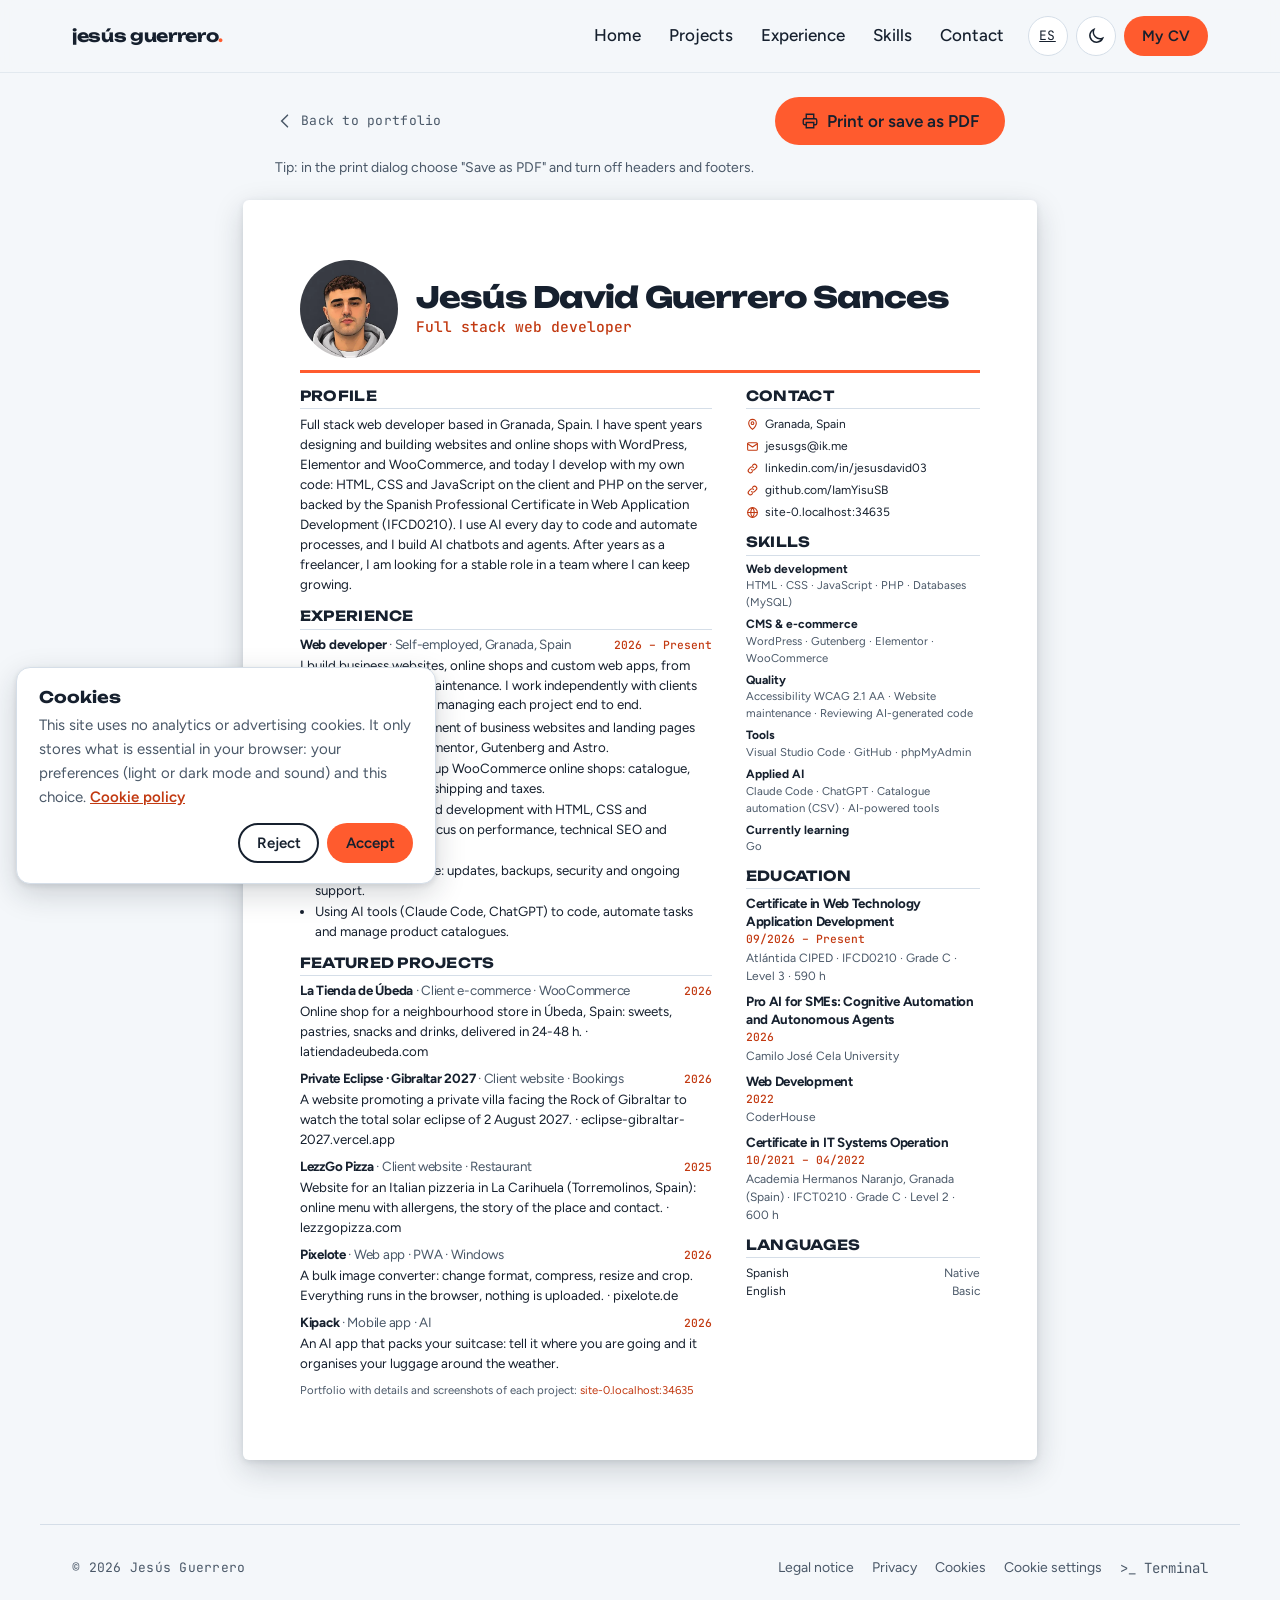
<file: en/cv/index.html>
<!doctype html>
<html lang="en">
<head>
  <meta charset="utf-8">
  <meta name="viewport" content="width=device-width, initial-scale=1">
  <title>CV · Jesús David Guerrero Sances, web developer</title>
  <meta name="description" content="Résumé of Jesús David Guerrero Sances, web developer in Granada, Spain: experience, education and skills.">
  <meta name="color-scheme" content="light dark">
  <meta name="theme-color" content="#F4F7FA" media="(prefers-color-scheme: light)">
  <meta name="theme-color" content="#0E141C" media="(prefers-color-scheme: dark)">

  <!-- Idiomas (si cambias de dominio, actualízalo aquí y en las demás páginas) -->
  <link rel="canonical" href="https://jesusgs.es/en/cv/">
  <link rel="alternate" hreflang="es" href="https://jesusgs.es/cv/">
  <link rel="alternate" hreflang="en" href="https://jesusgs.es/en/cv/">
  <link rel="alternate" hreflang="x-default" href="https://jesusgs.es/cv/">
  <link rel="icon" href="/favicon.ico" sizes="any">
  <link rel="icon" type="image/png" sizes="32x32" href="/favicon-32x32.png">
  <link rel="icon" type="image/svg+xml" href="/favicon.svg">
  <link rel="apple-touch-icon" sizes="180x180" href="/apple-touch-icon.png">
  <link rel="manifest" href="/site.webmanifest">
  <meta property="og:locale" content="en_GB">
  <meta property="og:locale:alternate" content="es_ES">
  <meta property="og:title" content="CV · Jesús David Guerrero Sances, web developer">
  <meta property="og:description" content="Résumé of Jesús David Guerrero Sances, web developer in Granada, Spain: experience, education and skills.">
  <meta property="og:type" content="website">
  <meta property="og:site_name" content="Jesús Guerrero">
  <meta property="og:url" content="https://jesusgs.es/en/cv/">
  <meta property="og:image" content="https://jesusgs.es/og-image-en.jpg">
  <meta property="og:image:type" content="image/jpeg">
  <meta property="og:image:width" content="1200">
  <meta property="og:image:height" content="630">
  <meta property="og:image:alt" content="Jesús Guerrero, web developer in Granada">
  <meta name="twitter:card" content="summary_large_image">
  <meta name="twitter:title" content="CV · Jesús David Guerrero Sances, web developer">
  <meta name="twitter:description" content="Résumé of Jesús David Guerrero Sances, web developer in Granada, Spain: experience, education and skills.">
  <meta name="twitter:image" content="https://jesusgs.es/og-image-en.jpg">
  <meta name="twitter:image:alt" content="Jesús Guerrero, web developer in Granada">
  <script type="application/ld+json">
    {
      "@context": "https://schema.org",
      "@type": "ProfilePage",
      "url": "https://jesusgs.es/en/cv/",
      "inLanguage": "en",
      "mainEntity": {
        "@type": "Person",
        "@id": "https://jesusgs.es/#person",
        "name": "Jesús Guerrero",
        "alternateName": [
          "Jesús David Guerrero Sances",
          "Jesús Guerrero Sances"
        ],
        "givenName": "Jesús David",
        "familyName": "Guerrero Sances",
        "url": "https://jesusgs.es/",
        "image": "https://jesusgs.es/img/personal/avatar-lg.webp",
        "jobTitle": "Full stack web developer",
        "address": {
          "@type": "PostalAddress",
          "addressLocality": "Granada",
          "addressRegion": "Andalucía",
          "addressCountry": "ES"
        },
        "knowsAbout": [
          "WordPress",
          "WooCommerce",
          "JavaScript",
          "HTML",
          "CSS",
          "PHP",
          "MySQL",
          "Claude Code"
        ],
        "knowsLanguage": [
          "es",
          "en"
        ],
        "sameAs": [
          "https://www.linkedin.com/in/jesusdavid03/",
          "https://github.com/IamYisuSB"
        ]
      }
    }
  </script>

  <!-- Theme before first paint, avoids flashing -->
  <script>
    (function () {
      var t = null;
      try { t = localStorage.getItem('theme'); } catch (e) {}
      if (t !== 'light' && t !== 'dark') {
        t = matchMedia('(prefers-color-scheme: dark)').matches ? 'dark' : 'light';
      }
      document.documentElement.dataset.theme = t;
    })();
  </script>
  <link rel="preload" href="/fonts/figtree-latin-1.woff2" as="font" type="font/woff2" crossorigin>
  <link rel="preload" href="/fonts/unbounded-latin-5.woff2" as="font" type="font/woff2" crossorigin>
  <link rel="stylesheet" href="/css/fonts.css?v=48">

  <link rel="stylesheet" href="/css/base.css?v=48">
  <link rel="stylesheet" href="/css/layout.css?v=48">
  <link rel="stylesheet" href="/css/desk.css?v=48">
  <link rel="stylesheet" href="/css/sheet.css?v=48">
  <link rel="stylesheet" href="/css/components.css?v=48">
  <link rel="stylesheet" href="/css/legal.css?v=48">
  <link rel="stylesheet" href="/css/extras.css?v=48">
  <link rel="stylesheet" href="/css/cv.css?v=48">

  <script type="module" src="/js/cv-page.js?v=48"></script>
</head>
<body>
  <a class="skip-link" href="#main">Skip to content</a>

  <header class="site-header">
    <nav class="nav container" aria-label="Main">
      <a class="nav__logo" href="/en/">jesús guerrero<span class="nav__dot">.</span></a>

      <ul class="nav__links" role="list">
        <li><a href="/en/">Home</a></li>
        <li><a href="/en/projects/">Projects</a></li>
        <li><a href="/en/#experience">Experience</a></li>
        <li><a href="/en/#skills">Skills</a></li>
        <li><a href="/en/#contact">Contact</a></li>
      </ul>

      <div class="nav__tools">
        <a class="icon-btn mono" href="/cv/" hreflang="es" lang="es" aria-label="Versión en español">ES</a>
        <button class="icon-btn" type="button" id="theme-toggle" aria-pressed="false">
          <svg class="icon icon--sun" viewBox="0 0 24 24" aria-hidden="true"><circle cx="12" cy="12" r="4.5"/><path d="M12 2v2.5M12 19.5V22M2 12h2.5M19.5 12H22M4.9 4.9l1.8 1.8M17.3 17.3l1.8 1.8M4.9 19.1l1.8-1.8M17.3 6.7l1.8-1.8"/></svg>
          <svg class="icon icon--moon" viewBox="0 0 24 24" aria-hidden="true"><path d="M20 14.5A8 8 0 0 1 9.5 4a8 8 0 1 0 10.5 10.5Z"/></svg>
        </button>
        <a class="btn btn--accent btn--sm" href="/en/cv/"><span class="nav__cta-long">My </span>CV</a>
      </div>
    </nav>
  </header>

  <main id="main" class="cv-page">
    <div class="cv-toolbar container">
      <a class="page-head__back mono" href="/en/"><svg class="icon" viewBox="0 0 24 24" aria-hidden="true"><path d="M15 5l-7 7 7 7"/></svg>Back to portfolio</a>
      <button class="btn btn--accent" type="button" id="cv-print"><svg class="icon" viewBox="0 0 24 24" aria-hidden="true"><path d="M7 9V3h10v6M7 17H5a2 2 0 0 1-2-2v-4a2 2 0 0 1 2-2h14a2 2 0 0 1 2 2v4a2 2 0 0 1-2 2h-2M7 14h10v7H7z"/></svg>Print or save as PDF</button>
      <p class="cv-toolbar__hint">Tip: in the print dialog choose "Save as PDF" and turn off headers and footers.</p>
    </div>
    <div class="cv-sheet" id="cv"></div>
  </main>

  <footer class="site-footer container">
    <p class="mono">© <span id="year"></span> Jesús Guerrero</p>
    <ul class="footer-legal" role="list">
      <li><a href="/en/legal-notice/">Legal notice</a></li>
      <li><a href="/en/privacy/">Privacy</a></li>
      <li><a href="/en/cookies/">Cookies</a></li>
      <li><button type="button" data-cookie-settings>Cookie settings</button></li>
      <li><button type="button" data-open-terminal>&gt;_ Terminal</button></li>
    </ul>
  </footer>
</body>
</html>
</file>
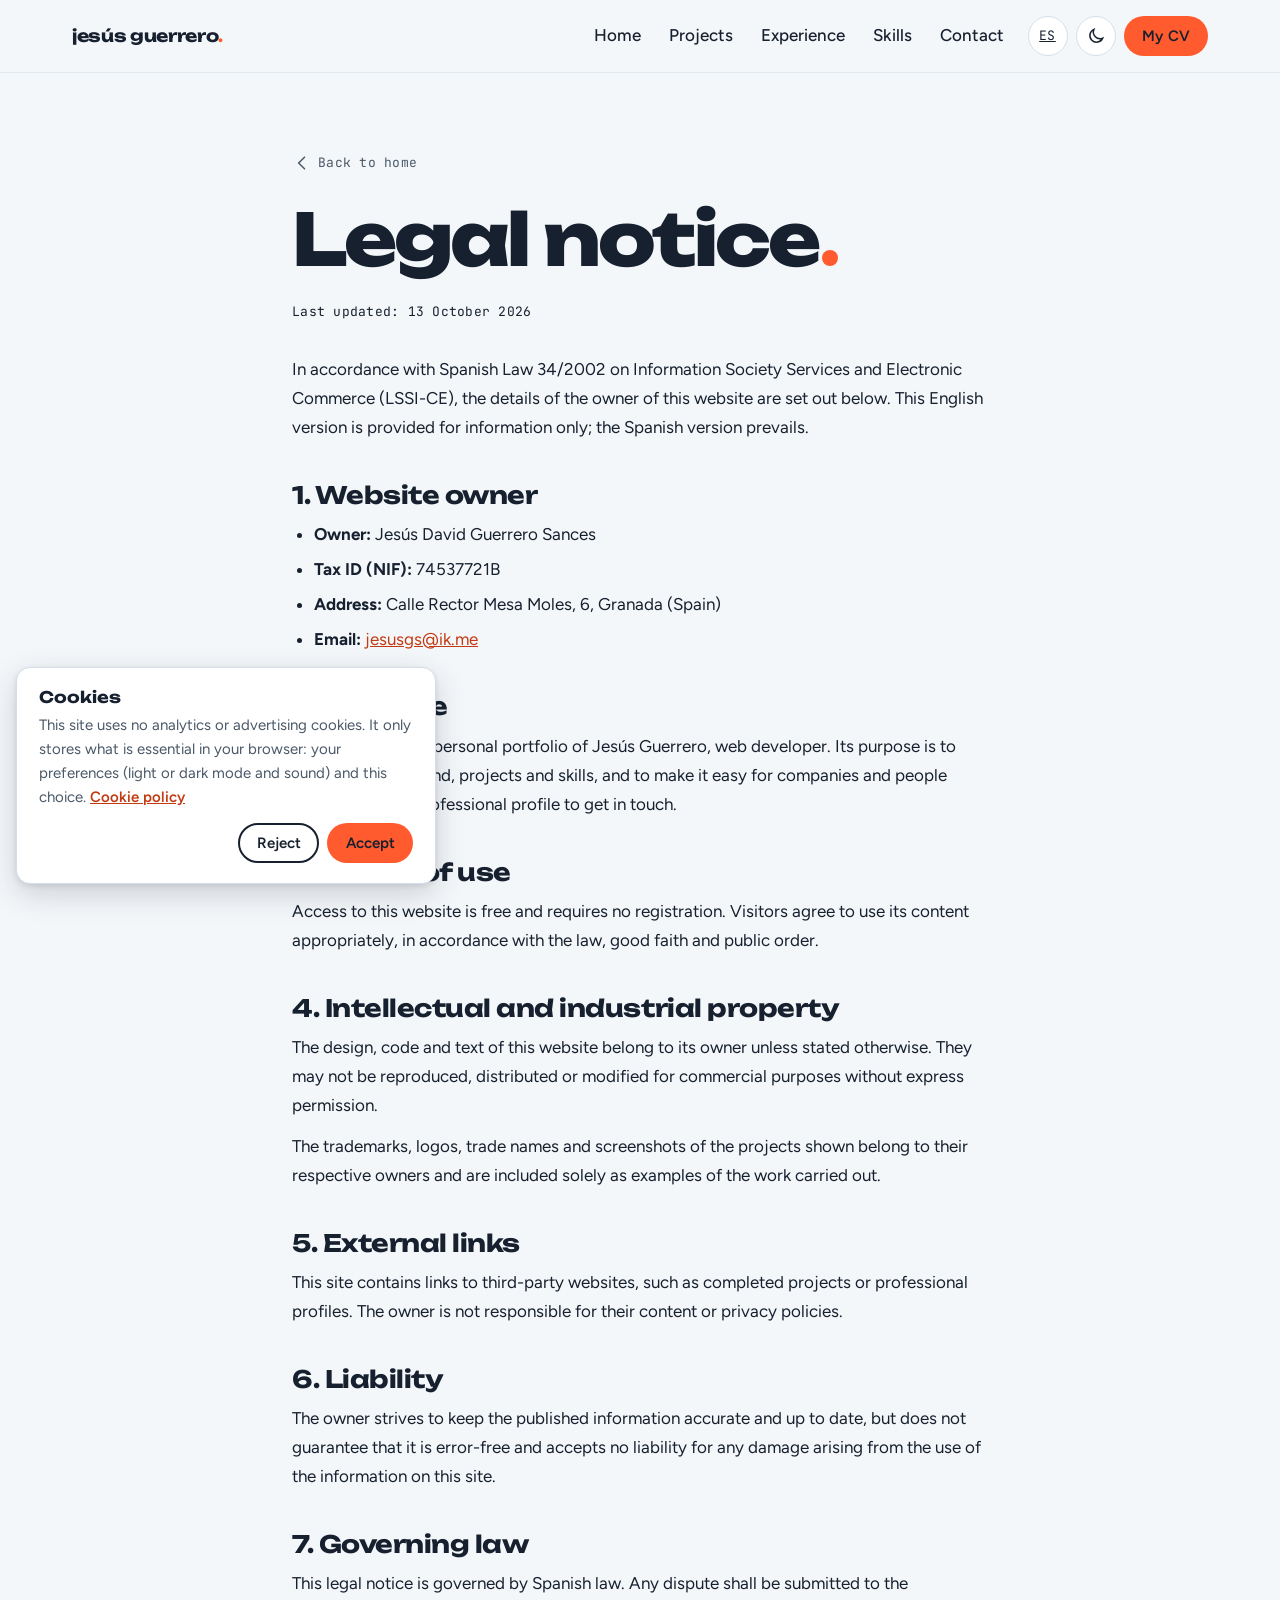
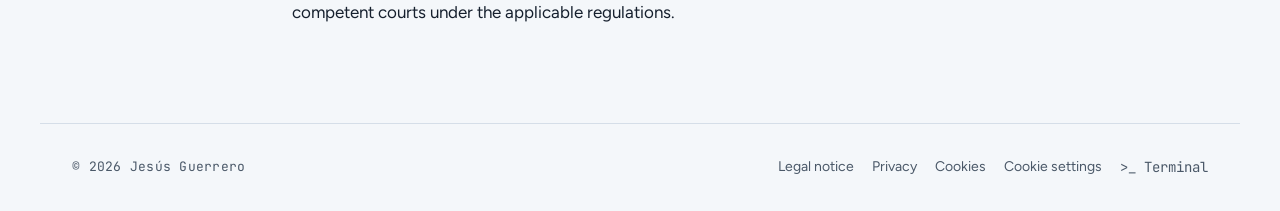
<file: en/legal-notice/index.html>
<!doctype html>
<html lang="en">
<head>
  <meta charset="utf-8">
  <meta name="viewport" content="width=device-width, initial-scale=1">
  <title>Legal notice · Jesús Guerrero</title>
  <meta name="description" content="Legal notice of the portfolio of Jesús Guerrero.">
  <meta name="robots" content="noindex, follow">
  <meta name="color-scheme" content="light dark">
  <meta name="theme-color" content="#F4F7FA" media="(prefers-color-scheme: light)">
  <meta name="theme-color" content="#0E141C" media="(prefers-color-scheme: dark)">

  <!-- Idiomas (si cambias de dominio, actualízalo aquí y en las demás páginas) -->
  <link rel="canonical" href="https://jesusgs.es/en/legal-notice/">
  <link rel="alternate" hreflang="es" href="https://jesusgs.es/aviso-legal/">
  <link rel="alternate" hreflang="en" href="https://jesusgs.es/en/legal-notice/">
  <link rel="alternate" hreflang="x-default" href="https://jesusgs.es/aviso-legal/">
  <link rel="icon" href="/favicon.ico" sizes="any">
  <link rel="icon" type="image/png" sizes="32x32" href="/favicon-32x32.png">
  <link rel="icon" type="image/svg+xml" href="/favicon.svg">
  <link rel="apple-touch-icon" sizes="180x180" href="/apple-touch-icon.png">
  <link rel="manifest" href="/site.webmanifest">
  <meta property="og:locale" content="en_GB">
  <meta property="og:locale:alternate" content="es_ES">
  <meta property="og:title" content="Legal notice · Jesús Guerrero">
  <meta property="og:description" content="Legal notice of the portfolio of Jesús Guerrero.">
  <meta property="og:type" content="website">
  <meta property="og:site_name" content="Jesús Guerrero">
  <meta property="og:url" content="https://jesusgs.es/en/legal-notice/">
  <meta property="og:image" content="https://jesusgs.es/og-image-en.jpg">
  <meta property="og:image:type" content="image/jpeg">
  <meta property="og:image:width" content="1200">
  <meta property="og:image:height" content="630">
  <meta property="og:image:alt" content="Jesús Guerrero, web developer in Granada">
  <meta name="twitter:card" content="summary_large_image">
  <meta name="twitter:title" content="Legal notice · Jesús Guerrero">
  <meta name="twitter:description" content="Legal notice of the portfolio of Jesús Guerrero.">
  <meta name="twitter:image" content="https://jesusgs.es/og-image-en.jpg">
  <meta name="twitter:image:alt" content="Jesús Guerrero, web developer in Granada">

  <!-- Theme before first paint, avoids flashing -->
  <script>
    (function () {
      var t = null;
      try { t = localStorage.getItem('theme'); } catch (e) {}
      if (t !== 'light' && t !== 'dark') {
        t = matchMedia('(prefers-color-scheme: dark)').matches ? 'dark' : 'light';
      }
      document.documentElement.dataset.theme = t;
    })();
  </script>
  <link rel="preload" href="/fonts/figtree-latin-1.woff2" as="font" type="font/woff2" crossorigin>
  <link rel="preload" href="/fonts/unbounded-latin-5.woff2" as="font" type="font/woff2" crossorigin>
  <link rel="stylesheet" href="/css/fonts.css?v=48">

  <link rel="stylesheet" href="/css/base.css?v=48">
  <link rel="stylesheet" href="/css/layout.css?v=48">
  <link rel="stylesheet" href="/css/desk.css?v=48">
  <link rel="stylesheet" href="/css/sheet.css?v=48">
  <link rel="stylesheet" href="/css/components.css?v=48">
  <link rel="stylesheet" href="/css/legal.css?v=48">
  <link rel="stylesheet" href="/css/extras.css?v=48">

  <script type="module" src="/js/main.js?v=50"></script>
</head>
<body>
  <a class="skip-link" href="#main">Skip to content</a>

  <header class="site-header">
    <nav class="nav container" aria-label="Main">
      <a class="nav__logo" href="/en/">jesús guerrero<span class="nav__dot">.</span></a>

      <ul class="nav__links" role="list">
        <li><a href="/en/">Home</a></li>
        <li><a href="/en/#projects">Projects</a></li>
        <li><a href="/en/#experience">Experience</a></li>
        <li><a href="/en/#skills">Skills</a></li>
        <li><a href="/en/#contact">Contact</a></li>
      </ul>

      <div class="nav__tools">
        <a class="icon-btn mono" href="/aviso-legal/" hreflang="es" lang="es" aria-label="Versión en español">ES</a>
        <button class="icon-btn" type="button" id="theme-toggle" aria-pressed="false">
          <svg class="icon icon--sun" viewBox="0 0 24 24" aria-hidden="true"><circle cx="12" cy="12" r="4.5"/><path d="M12 2v2.5M12 19.5V22M2 12h2.5M19.5 12H22M4.9 4.9l1.8 1.8M17.3 17.3l1.8 1.8M4.9 19.1l1.8-1.8M17.3 6.7l1.8-1.8"/></svg>
          <svg class="icon icon--moon" viewBox="0 0 24 24" aria-hidden="true"><path d="M20 14.5A8 8 0 0 1 9.5 4a8 8 0 1 0 10.5 10.5Z"/></svg>
        </button>
        <a class="btn btn--accent btn--sm" href="/en/cv/"><span class="nav__cta-long">My </span>CV</a>
      </div>
    </nav>
  </header>

  <main id="main">
    <header class="page-head page-head--narrow container">
      <a class="page-head__back mono" href="/en/"><svg class="icon" viewBox="0 0 24 24" aria-hidden="true"><path d="M15 5l-7 7 7 7"/></svg>Back to home</a>
      <h1 class="page-head__title">Legal notice<span class="hero__dot">.</span></h1>
    </header>

    <article class="legal container">
      <p class="legal__updated mono">Last updated: 13 October 2026</p>
<p>In accordance with Spanish Law 34/2002 on Information Society Services and Electronic Commerce (LSSI-CE), the details of the owner of this website are set out below. This English version is provided for information only; the Spanish version prevails.</p>

<h2>1. Website owner</h2>
<ul>
  <li><strong>Owner:</strong> Jesús David Guerrero Sances</li>
  <li><strong>Tax ID (NIF):</strong> 74537721B</li>
  <li><strong>Address:</strong> Calle Rector Mesa Moles, 6, Granada (Spain)</li>
  <li><strong>Email:</strong> <a href="mailto:jesusgs@ik.me">jesusgs@ik.me</a></li>
</ul>

<h2>2. Purpose</h2>
<p>This website is the personal portfolio of Jesús Guerrero, web developer. Its purpose is to show his background, projects and skills, and to make it easy for companies and people interested in his professional profile to get in touch.</p>

<h2>3. Terms of use</h2>
<p>Access to this website is free and requires no registration. Visitors agree to use its content appropriately, in accordance with the law, good faith and public order.</p>

<h2>4. Intellectual and industrial property</h2>
<p>The design, code and text of this website belong to its owner unless stated otherwise. They may not be reproduced, distributed or modified for commercial purposes without express permission.</p>
<p>The trademarks, logos, trade names and screenshots of the projects shown belong to their respective owners and are included solely as examples of the work carried out.</p>

<h2>5. External links</h2>
<p>This site contains links to third-party websites, such as completed projects or professional profiles. The owner is not responsible for their content or privacy policies.</p>

<h2>6. Liability</h2>
<p>The owner strives to keep the published information accurate and up to date, but does not guarantee that it is error-free and accepts no liability for any damage arising from the use of the information on this site.</p>

<h2>7. Governing law</h2>
<p>This legal notice is governed by Spanish law. Any dispute shall be submitted to the competent courts under the applicable regulations.</p>
    </article>
  </main>

  <footer class="site-footer container">
    <p class="mono">© <span id="year"></span> Jesús Guerrero</p>
    <ul class="footer-legal" role="list">
      <li><a href="/en/legal-notice/">Legal notice</a></li>
      <li><a href="/en/privacy/">Privacy</a></li>
      <li><a href="/en/cookies/">Cookies</a></li>
      <li><button type="button" data-cookie-settings>Cookie settings</button></li>
      <li><button type="button" data-open-terminal>&gt;_ Terminal</button></li>
    </ul>
  </footer>
</body>
</html>
</file>
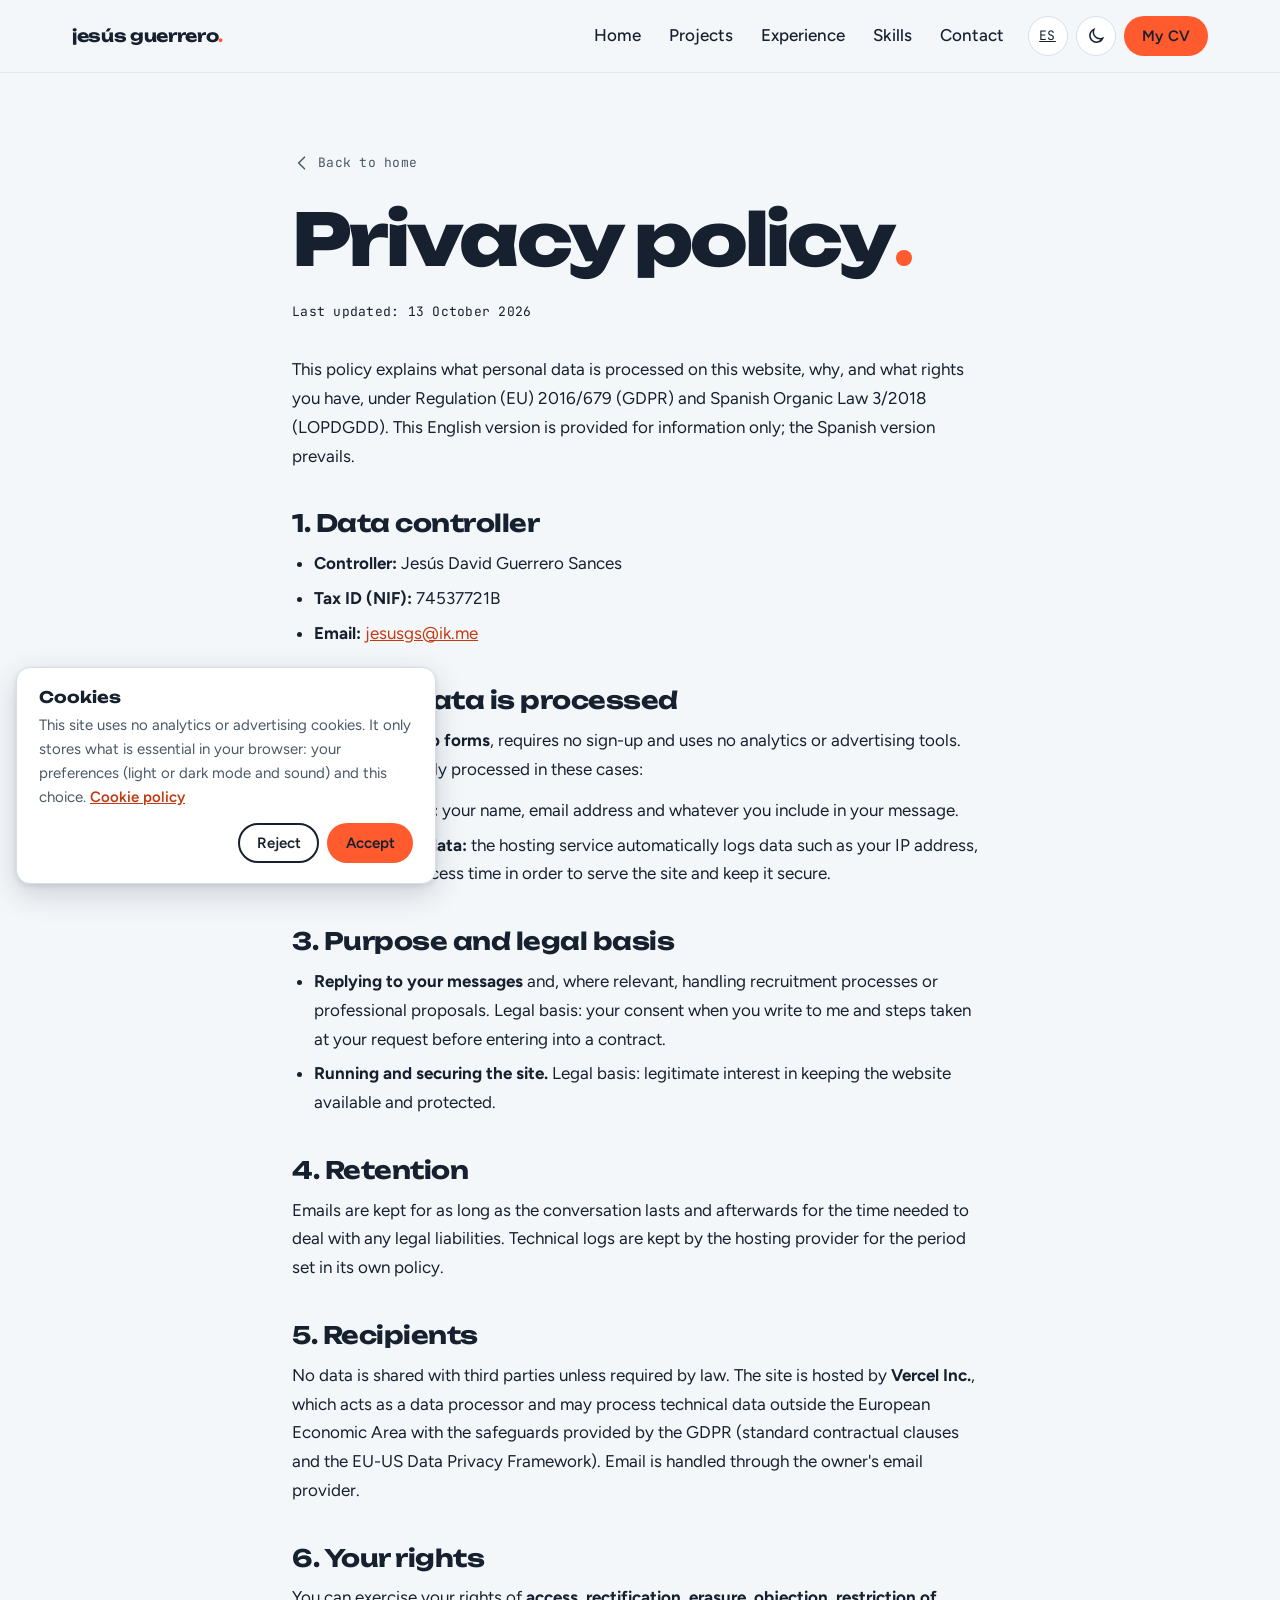
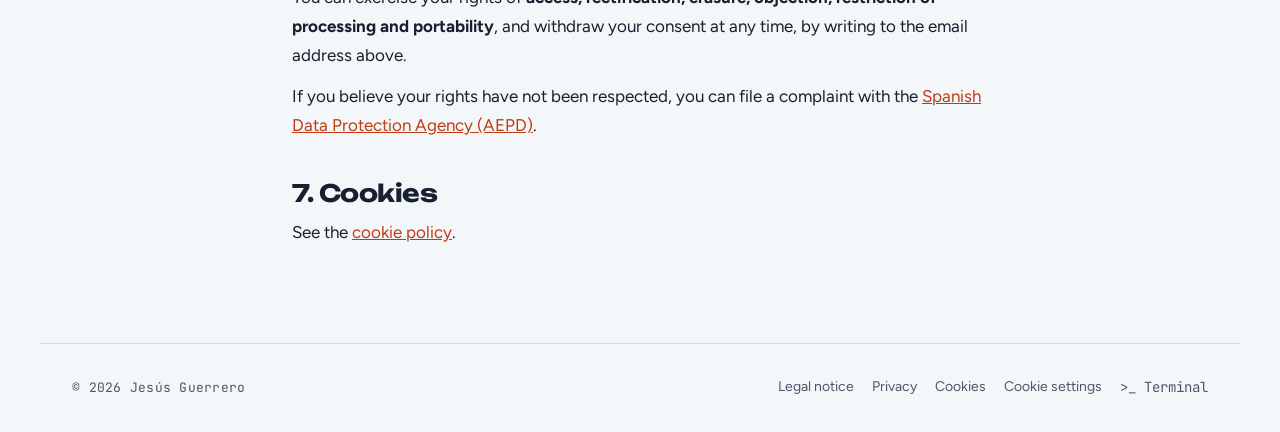
<file: en/privacy/index.html>
<!doctype html>
<html lang="en">
<head>
  <meta charset="utf-8">
  <meta name="viewport" content="width=device-width, initial-scale=1">
  <title>Privacy policy · Jesús Guerrero</title>
  <meta name="description" content="Privacy policy of the portfolio of Jesús Guerrero.">
  <meta name="robots" content="noindex, follow">
  <meta name="color-scheme" content="light dark">
  <meta name="theme-color" content="#F4F7FA" media="(prefers-color-scheme: light)">
  <meta name="theme-color" content="#0E141C" media="(prefers-color-scheme: dark)">

  <!-- Idiomas (si cambias de dominio, actualízalo aquí y en las demás páginas) -->
  <link rel="canonical" href="https://jesusgs.es/en/privacy/">
  <link rel="alternate" hreflang="es" href="https://jesusgs.es/privacidad/">
  <link rel="alternate" hreflang="en" href="https://jesusgs.es/en/privacy/">
  <link rel="alternate" hreflang="x-default" href="https://jesusgs.es/privacidad/">
  <link rel="icon" href="/favicon.ico" sizes="any">
  <link rel="icon" type="image/png" sizes="32x32" href="/favicon-32x32.png">
  <link rel="icon" type="image/svg+xml" href="/favicon.svg">
  <link rel="apple-touch-icon" sizes="180x180" href="/apple-touch-icon.png">
  <link rel="manifest" href="/site.webmanifest">
  <meta property="og:locale" content="en_GB">
  <meta property="og:locale:alternate" content="es_ES">
  <meta property="og:title" content="Privacy policy · Jesús Guerrero">
  <meta property="og:description" content="Privacy policy of the portfolio of Jesús Guerrero.">
  <meta property="og:type" content="website">
  <meta property="og:site_name" content="Jesús Guerrero">
  <meta property="og:url" content="https://jesusgs.es/en/privacy/">
  <meta property="og:image" content="https://jesusgs.es/og-image-en.jpg">
  <meta property="og:image:type" content="image/jpeg">
  <meta property="og:image:width" content="1200">
  <meta property="og:image:height" content="630">
  <meta property="og:image:alt" content="Jesús Guerrero, web developer in Granada">
  <meta name="twitter:card" content="summary_large_image">
  <meta name="twitter:title" content="Privacy policy · Jesús Guerrero">
  <meta name="twitter:description" content="Privacy policy of the portfolio of Jesús Guerrero.">
  <meta name="twitter:image" content="https://jesusgs.es/og-image-en.jpg">
  <meta name="twitter:image:alt" content="Jesús Guerrero, web developer in Granada">

  <!-- Theme before first paint, avoids flashing -->
  <script>
    (function () {
      var t = null;
      try { t = localStorage.getItem('theme'); } catch (e) {}
      if (t !== 'light' && t !== 'dark') {
        t = matchMedia('(prefers-color-scheme: dark)').matches ? 'dark' : 'light';
      }
      document.documentElement.dataset.theme = t;
    })();
  </script>
  <link rel="preload" href="/fonts/figtree-latin-1.woff2" as="font" type="font/woff2" crossorigin>
  <link rel="preload" href="/fonts/unbounded-latin-5.woff2" as="font" type="font/woff2" crossorigin>
  <link rel="stylesheet" href="/css/fonts.css?v=48">

  <link rel="stylesheet" href="/css/base.css?v=48">
  <link rel="stylesheet" href="/css/layout.css?v=48">
  <link rel="stylesheet" href="/css/desk.css?v=48">
  <link rel="stylesheet" href="/css/sheet.css?v=48">
  <link rel="stylesheet" href="/css/components.css?v=48">
  <link rel="stylesheet" href="/css/legal.css?v=48">
  <link rel="stylesheet" href="/css/extras.css?v=48">

  <script type="module" src="/js/main.js?v=50"></script>
</head>
<body>
  <a class="skip-link" href="#main">Skip to content</a>

  <header class="site-header">
    <nav class="nav container" aria-label="Main">
      <a class="nav__logo" href="/en/">jesús guerrero<span class="nav__dot">.</span></a>

      <ul class="nav__links" role="list">
        <li><a href="/en/">Home</a></li>
        <li><a href="/en/#projects">Projects</a></li>
        <li><a href="/en/#experience">Experience</a></li>
        <li><a href="/en/#skills">Skills</a></li>
        <li><a href="/en/#contact">Contact</a></li>
      </ul>

      <div class="nav__tools">
        <a class="icon-btn mono" href="/privacidad/" hreflang="es" lang="es" aria-label="Versión en español">ES</a>
        <button class="icon-btn" type="button" id="theme-toggle" aria-pressed="false">
          <svg class="icon icon--sun" viewBox="0 0 24 24" aria-hidden="true"><circle cx="12" cy="12" r="4.5"/><path d="M12 2v2.5M12 19.5V22M2 12h2.5M19.5 12H22M4.9 4.9l1.8 1.8M17.3 17.3l1.8 1.8M4.9 19.1l1.8-1.8M17.3 6.7l1.8-1.8"/></svg>
          <svg class="icon icon--moon" viewBox="0 0 24 24" aria-hidden="true"><path d="M20 14.5A8 8 0 0 1 9.5 4a8 8 0 1 0 10.5 10.5Z"/></svg>
        </button>
        <a class="btn btn--accent btn--sm" href="/en/cv/"><span class="nav__cta-long">My </span>CV</a>
      </div>
    </nav>
  </header>

  <main id="main">
    <header class="page-head page-head--narrow container">
      <a class="page-head__back mono" href="/en/"><svg class="icon" viewBox="0 0 24 24" aria-hidden="true"><path d="M15 5l-7 7 7 7"/></svg>Back to home</a>
      <h1 class="page-head__title">Privacy policy<span class="hero__dot">.</span></h1>
    </header>

    <article class="legal container">
      <p class="legal__updated mono">Last updated: 13 October 2026</p>
<p>This policy explains what personal data is processed on this website, why, and what rights you have, under Regulation (EU) 2016/679 (GDPR) and Spanish Organic Law 3/2018 (LOPDGDD). This English version is provided for information only; the Spanish version prevails.</p>

<h2>1. Data controller</h2>
<ul>
  <li><strong>Controller:</strong> Jesús David Guerrero Sances</li>
  <li><strong>Tax ID (NIF):</strong> 74537721B</li>
  <li><strong>Email:</strong> <a href="mailto:jesusgs@ik.me">jesusgs@ik.me</a></li>
</ul>

<h2>2. What data is processed</h2>
<p>This website <strong>has no forms</strong>, requires no sign-up and uses no analytics or advertising tools. Personal data is only processed in these cases:</p>
<ul>
  <li><strong>If you email me:</strong> your name, email address and whatever you include in your message.</li>
  <li><strong>Technical visit data:</strong> the hosting service automatically logs data such as your IP address, browser and access time in order to serve the site and keep it secure.</li>
</ul>

<h2>3. Purpose and legal basis</h2>
<ul>
  <li><strong>Replying to your messages</strong> and, where relevant, handling recruitment processes or professional proposals. Legal basis: your consent when you write to me and steps taken at your request before entering into a contract.</li>
  <li><strong>Running and securing the site.</strong> Legal basis: legitimate interest in keeping the website available and protected.</li>
</ul>

<h2>4. Retention</h2>
<p>Emails are kept for as long as the conversation lasts and afterwards for the time needed to deal with any legal liabilities. Technical logs are kept by the hosting provider for the period set in its own policy.</p>

<h2>5. Recipients</h2>
<p>No data is shared with third parties unless required by law. The site is hosted by <strong>Vercel Inc.</strong>, which acts as a data processor and may process technical data outside the European Economic Area with the safeguards provided by the GDPR (standard contractual clauses and the EU-US Data Privacy Framework). Email is handled through the owner's email provider.</p>

<h2>6. Your rights</h2>
<p>You can exercise your rights of <strong>access, rectification, erasure, objection, restriction of processing and portability</strong>, and withdraw your consent at any time, by writing to the email address above.</p>
<p>If you believe your rights have not been respected, you can file a complaint with the <a href="https://www.aepd.es/en" target="_blank" rel="noopener">Spanish Data Protection Agency (AEPD)</a>.</p>

<h2>7. Cookies</h2>
<p>See the <a href="/en/cookies/">cookie policy</a>.</p>
    </article>
  </main>

  <footer class="site-footer container">
    <p class="mono">© <span id="year"></span> Jesús Guerrero</p>
    <ul class="footer-legal" role="list">
      <li><a href="/en/legal-notice/">Legal notice</a></li>
      <li><a href="/en/privacy/">Privacy</a></li>
      <li><a href="/en/cookies/">Cookies</a></li>
      <li><button type="button" data-cookie-settings>Cookie settings</button></li>
      <li><button type="button" data-open-terminal>&gt;_ Terminal</button></li>
    </ul>
  </footer>
</body>
</html>
</file>
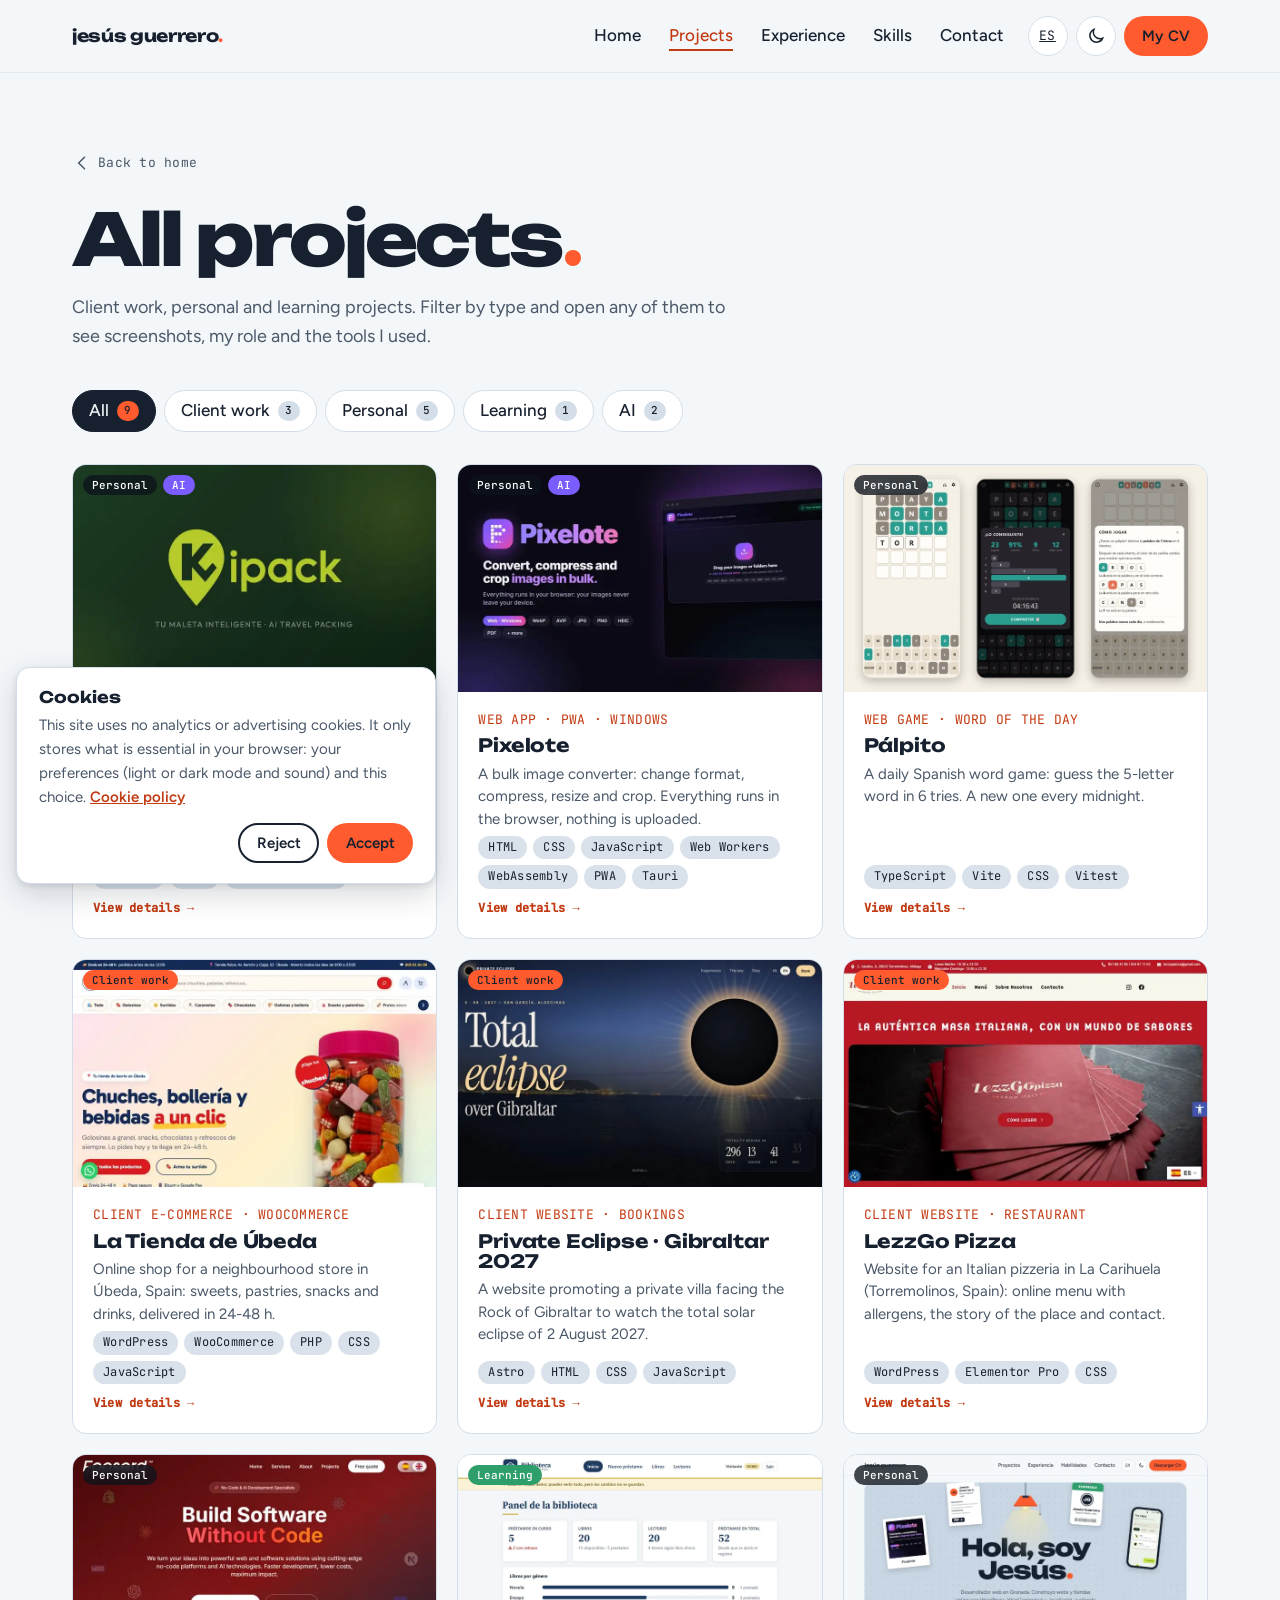
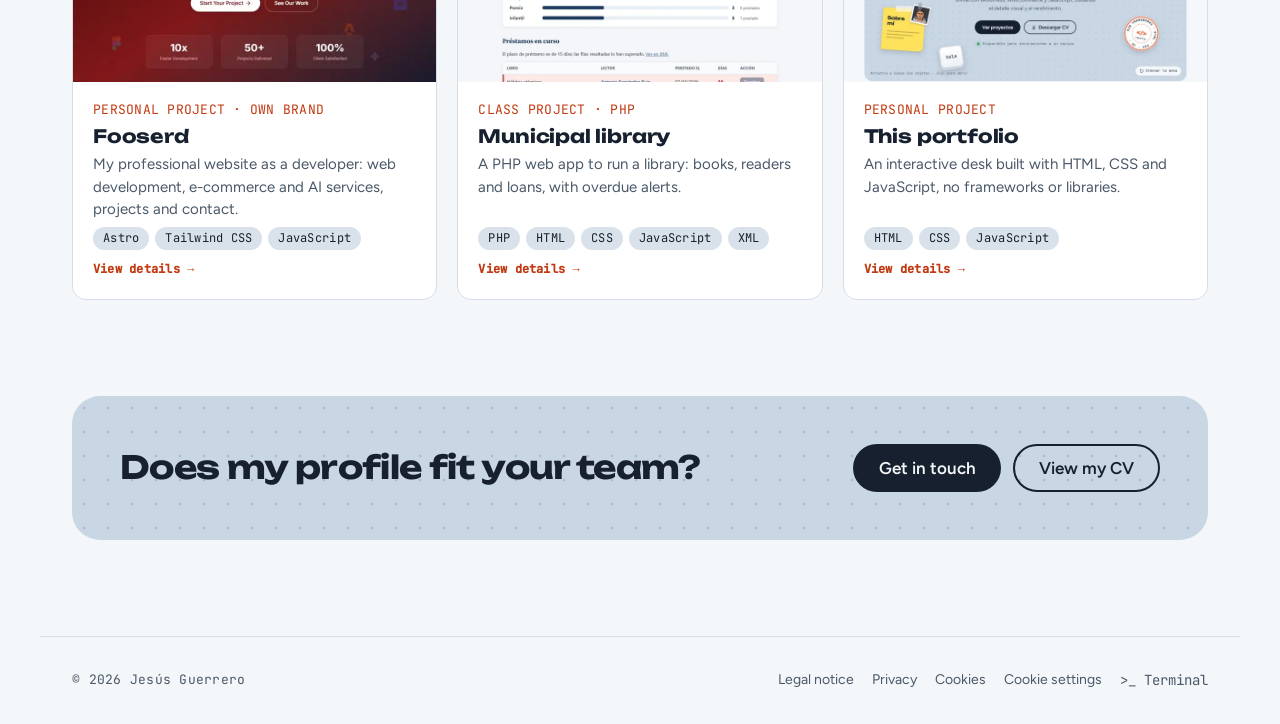
<file: en/projects/index.html>
<!doctype html>
<html lang="en">
<head>
  <meta charset="utf-8">
  <meta name="viewport" content="width=device-width, initial-scale=1">
  <title>Projects · Jesús Guerrero</title>
  <meta name="description" content="All projects by Jesús Guerrero, web developer: client websites, online shops, apps and AI side projects.">
  <meta name="color-scheme" content="light dark">
  <meta name="theme-color" content="#F4F7FA" media="(prefers-color-scheme: light)">
  <meta name="theme-color" content="#0E141C" media="(prefers-color-scheme: dark)">

  <!-- Idiomas (si cambias de dominio, actualízalo aquí y en las demás páginas) -->
  <link rel="canonical" href="https://jesusgs.es/en/projects/">
  <link rel="alternate" hreflang="es" href="https://jesusgs.es/proyectos/">
  <link rel="alternate" hreflang="en" href="https://jesusgs.es/en/projects/">
  <link rel="alternate" hreflang="x-default" href="https://jesusgs.es/proyectos/">
  <link rel="icon" href="/favicon.ico" sizes="any">
  <link rel="icon" type="image/png" sizes="32x32" href="/favicon-32x32.png">
  <link rel="icon" type="image/svg+xml" href="/favicon.svg">
  <link rel="apple-touch-icon" sizes="180x180" href="/apple-touch-icon.png">
  <link rel="manifest" href="/site.webmanifest">
  <meta property="og:locale" content="en_GB">
  <meta property="og:locale:alternate" content="es_ES">
  <meta property="og:title" content="Projects · Jesús Guerrero">
  <meta property="og:description" content="All projects by Jesús Guerrero, web developer: client websites, online shops, apps and AI side projects.">
  <meta property="og:type" content="website">
  <meta property="og:site_name" content="Jesús Guerrero">
  <meta property="og:url" content="https://jesusgs.es/en/projects/">
  <meta property="og:image" content="https://jesusgs.es/og-image-en.jpg">
  <meta property="og:image:type" content="image/jpeg">
  <meta property="og:image:width" content="1200">
  <meta property="og:image:height" content="630">
  <meta property="og:image:alt" content="Jesús Guerrero, web developer in Granada">
  <meta name="twitter:card" content="summary_large_image">
  <meta name="twitter:title" content="Projects · Jesús Guerrero">
  <meta name="twitter:description" content="All projects by Jesús Guerrero, web developer: client websites, online shops, apps and AI side projects.">
  <meta name="twitter:image" content="https://jesusgs.es/og-image-en.jpg">
  <meta name="twitter:image:alt" content="Jesús Guerrero, web developer in Granada">

  <!-- Theme before first paint, avoids flashing -->
  <script>
    (function () {
      var t = null;
      try { t = localStorage.getItem('theme'); } catch (e) {}
      if (t !== 'light' && t !== 'dark') {
        t = matchMedia('(prefers-color-scheme: dark)').matches ? 'dark' : 'light';
      }
      document.documentElement.dataset.theme = t;
    })();
  </script>
  <link rel="preload" href="/fonts/figtree-latin-1.woff2" as="font" type="font/woff2" crossorigin>
  <link rel="preload" href="/fonts/unbounded-latin-5.woff2" as="font" type="font/woff2" crossorigin>
  <link rel="stylesheet" href="/css/fonts.css?v=48">

  <link rel="stylesheet" href="/css/base.css?v=48">
  <link rel="stylesheet" href="/css/layout.css?v=48">
  <link rel="stylesheet" href="/css/desk.css?v=48">
  <link rel="stylesheet" href="/css/sheet.css?v=48">
  <link rel="stylesheet" href="/css/components.css?v=48">
  <link rel="stylesheet" href="/css/legal.css?v=48">
  <link rel="stylesheet" href="/css/extras.css?v=48">

  <script type="module" src="/js/main.js?v=50"></script>
</head>
<body>
  <a class="skip-link" href="#main">Skip to content</a>

  <header class="site-header">
    <nav class="nav container" aria-label="Main">
      <a class="nav__logo" href="/en/">jesús guerrero<span class="nav__dot">.</span></a>

      <ul class="nav__links" role="list">
        <li><a href="/en/">Home</a></li>
        <li><a href="/en/projects/" aria-current="page">Projects</a></li>
        <li><a href="/en/#experience">Experience</a></li>
        <li><a href="/en/#skills">Skills</a></li>
        <li><a href="/en/#contact">Contact</a></li>
      </ul>

      <div class="nav__tools">
        <a class="icon-btn mono" href="/proyectos/" hreflang="es" lang="es" aria-label="Versión en español">ES</a>
        <button class="icon-btn" type="button" id="theme-toggle" aria-pressed="false">
          <svg class="icon icon--sun" viewBox="0 0 24 24" aria-hidden="true"><circle cx="12" cy="12" r="4.5"/><path d="M12 2v2.5M12 19.5V22M2 12h2.5M19.5 12H22M4.9 4.9l1.8 1.8M17.3 17.3l1.8 1.8M4.9 19.1l1.8-1.8M17.3 6.7l1.8-1.8"/></svg>
          <svg class="icon icon--moon" viewBox="0 0 24 24" aria-hidden="true"><path d="M20 14.5A8 8 0 0 1 9.5 4a8 8 0 1 0 10.5 10.5Z"/></svg>
        </button>
        <a class="btn btn--accent btn--sm" href="/en/cv/"><span class="nav__cta-long">My </span>CV</a>
      </div>
    </nav>
  </header>

  <main id="main">
    <header class="page-head container">
      <a class="page-head__back mono" href="/en/"><svg class="icon" viewBox="0 0 24 24" aria-hidden="true"><path d="M15 5l-7 7 7 7"/></svg>Back to home</a>
      <h1 class="page-head__title">All projects<span class="hero__dot">.</span></h1>
      <p class="page-head__intro">Client work, personal and learning projects. Filter by type and open any of them to see screenshots, my role and the tools I used.</p>
    </header>

    <!-- Todos los proyectos — los pinta js/projects.js desde js/data/projects.js -->
    <section class="section section--flush container" aria-label="All projects">
      <div class="filters" id="project-filters" role="group" aria-label="Filter projects by type"></div>
      <p class="visually-hidden" id="filter-status" role="status"></p>
      <ul class="cards cards--grid" id="project-grid" role="list"></ul>
    </section>

    <section class="section container">
      <div class="cta-band">
        <h2 class="cta-band__title">Does my profile fit your team?</h2>
        <div class="cta-band__actions">
          <a class="btn btn--ink" href="/en/#contact">Get in touch</a>
          <a class="btn btn--ghost" href="/en/cv/">View my CV</a>
        </div>
      </div>
    </section>
  </main>

  <footer class="site-footer container">
    <p class="mono">© <span id="year"></span> Jesús Guerrero</p>
    <ul class="footer-legal" role="list">
      <li><a href="/en/legal-notice/">Legal notice</a></li>
      <li><a href="/en/privacy/">Privacy</a></li>
      <li><a href="/en/cookies/">Cookies</a></li>
      <li><button type="button" data-cookie-settings>Cookie settings</button></li>
      <li><button type="button" data-open-terminal>&gt;_ Terminal</button></li>
    </ul>
  </footer>
</body>
</html>
</file>
<file: css/fonts.css>
/* Fuentes alojadas en la propia web (sin Google Fonts). Licencia SIL Open Font License. */
/* latin-ext */
@font-face {
  font-family: 'Figtree';
  font-style: normal;
  font-weight: 400;
  font-display: swap;
  src: url(/fonts/figtree-latin-ext-0.woff2) format('woff2');
  unicode-range: U+0100-02BA, U+02BD-02C5, U+02C7-02CC, U+02CE-02D7, U+02DD-02FF, U+0304, U+0308, U+0329, U+1D00-1DBF, U+1E00-1E9F, U+1EF2-1EFF, U+2020, U+20A0-20AB, U+20AD-20C4, U+2113, U+2C60-2C7F, U+A720-A7FF;
}
/* latin */
@font-face {
  font-family: 'Figtree';
  font-style: normal;
  font-weight: 400;
  font-display: swap;
  src: url(/fonts/figtree-latin-1.woff2) format('woff2');
  unicode-range: U+0000-00FF, U+0131, U+0152-0153, U+02BB-02BC, U+02C6, U+02DA, U+02DC, U+0304, U+0308, U+0329, U+2000-206F, U+20AC, U+2122, U+2191, U+2193, U+2212, U+2215, U+FEFF, U+FFFD;
}
/* latin-ext */
@font-face {
  font-family: 'Figtree';
  font-style: normal;
  font-weight: 500;
  font-display: swap;
  src: url(/fonts/figtree-latin-ext-0.woff2) format('woff2');
  unicode-range: U+0100-02BA, U+02BD-02C5, U+02C7-02CC, U+02CE-02D7, U+02DD-02FF, U+0304, U+0308, U+0329, U+1D00-1DBF, U+1E00-1E9F, U+1EF2-1EFF, U+2020, U+20A0-20AB, U+20AD-20C4, U+2113, U+2C60-2C7F, U+A720-A7FF;
}
/* latin */
@font-face {
  font-family: 'Figtree';
  font-style: normal;
  font-weight: 500;
  font-display: swap;
  src: url(/fonts/figtree-latin-1.woff2) format('woff2');
  unicode-range: U+0000-00FF, U+0131, U+0152-0153, U+02BB-02BC, U+02C6, U+02DA, U+02DC, U+0304, U+0308, U+0329, U+2000-206F, U+20AC, U+2122, U+2191, U+2193, U+2212, U+2215, U+FEFF, U+FFFD;
}
/* latin-ext */
@font-face {
  font-family: 'Figtree';
  font-style: normal;
  font-weight: 600;
  font-display: swap;
  src: url(/fonts/figtree-latin-ext-0.woff2) format('woff2');
  unicode-range: U+0100-02BA, U+02BD-02C5, U+02C7-02CC, U+02CE-02D7, U+02DD-02FF, U+0304, U+0308, U+0329, U+1D00-1DBF, U+1E00-1E9F, U+1EF2-1EFF, U+2020, U+20A0-20AB, U+20AD-20C4, U+2113, U+2C60-2C7F, U+A720-A7FF;
}
/* latin */
@font-face {
  font-family: 'Figtree';
  font-style: normal;
  font-weight: 600;
  font-display: swap;
  src: url(/fonts/figtree-latin-1.woff2) format('woff2');
  unicode-range: U+0000-00FF, U+0131, U+0152-0153, U+02BB-02BC, U+02C6, U+02DA, U+02DC, U+0304, U+0308, U+0329, U+2000-206F, U+20AC, U+2122, U+2191, U+2193, U+2212, U+2215, U+FEFF, U+FFFD;
}
/* latin-ext */
@font-face {
  font-family: 'Figtree';
  font-style: normal;
  font-weight: 700;
  font-display: swap;
  src: url(/fonts/figtree-latin-ext-0.woff2) format('woff2');
  unicode-range: U+0100-02BA, U+02BD-02C5, U+02C7-02CC, U+02CE-02D7, U+02DD-02FF, U+0304, U+0308, U+0329, U+1D00-1DBF, U+1E00-1E9F, U+1EF2-1EFF, U+2020, U+20A0-20AB, U+20AD-20C4, U+2113, U+2C60-2C7F, U+A720-A7FF;
}
/* latin */
@font-face {
  font-family: 'Figtree';
  font-style: normal;
  font-weight: 700;
  font-display: swap;
  src: url(/fonts/figtree-latin-1.woff2) format('woff2');
  unicode-range: U+0000-00FF, U+0131, U+0152-0153, U+02BB-02BC, U+02C6, U+02DA, U+02DC, U+0304, U+0308, U+0329, U+2000-206F, U+20AC, U+2122, U+2191, U+2193, U+2212, U+2215, U+FEFF, U+FFFD;
}
/* latin-ext */
@font-face {
  font-family: 'JetBrains Mono';
  font-style: normal;
  font-weight: 400;
  font-display: swap;
  src: url(/fonts/jetbrainsmono-latin-ext-2.woff2) format('woff2');
  unicode-range: U+0100-02BA, U+02BD-02C5, U+02C7-02CC, U+02CE-02D7, U+02DD-02FF, U+0304, U+0308, U+0329, U+1D00-1DBF, U+1E00-1E9F, U+1EF2-1EFF, U+2020, U+20A0-20AB, U+20AD-20C4, U+2113, U+2C60-2C7F, U+A720-A7FF;
}
/* latin */
@font-face {
  font-family: 'JetBrains Mono';
  font-style: normal;
  font-weight: 400;
  font-display: swap;
  src: url(/fonts/jetbrainsmono-latin-3.woff2) format('woff2');
  unicode-range: U+0000-00FF, U+0131, U+0152-0153, U+02BB-02BC, U+02C6, U+02DA, U+02DC, U+0304, U+0308, U+0329, U+2000-206F, U+20AC, U+2122, U+2191, U+2193, U+2212, U+2215, U+FEFF, U+FFFD;
}
/* latin-ext */
@font-face {
  font-family: 'JetBrains Mono';
  font-style: normal;
  font-weight: 500;
  font-display: swap;
  src: url(/fonts/jetbrainsmono-latin-ext-2.woff2) format('woff2');
  unicode-range: U+0100-02BA, U+02BD-02C5, U+02C7-02CC, U+02CE-02D7, U+02DD-02FF, U+0304, U+0308, U+0329, U+1D00-1DBF, U+1E00-1E9F, U+1EF2-1EFF, U+2020, U+20A0-20AB, U+20AD-20C4, U+2113, U+2C60-2C7F, U+A720-A7FF;
}
/* latin */
@font-face {
  font-family: 'JetBrains Mono';
  font-style: normal;
  font-weight: 500;
  font-display: swap;
  src: url(/fonts/jetbrainsmono-latin-3.woff2) format('woff2');
  unicode-range: U+0000-00FF, U+0131, U+0152-0153, U+02BB-02BC, U+02C6, U+02DA, U+02DC, U+0304, U+0308, U+0329, U+2000-206F, U+20AC, U+2122, U+2191, U+2193, U+2212, U+2215, U+FEFF, U+FFFD;
}
/* latin-ext */
@font-face {
  font-family: 'Unbounded';
  font-style: normal;
  font-weight: 500;
  font-display: swap;
  src: url(/fonts/unbounded-latin-ext-4.woff2) format('woff2');
  unicode-range: U+0100-02BA, U+02BD-02C5, U+02C7-02CC, U+02CE-02D7, U+02DD-02FF, U+0304, U+0308, U+0329, U+1D00-1DBF, U+1E00-1E9F, U+1EF2-1EFF, U+2020, U+20A0-20AB, U+20AD-20C4, U+2113, U+2C60-2C7F, U+A720-A7FF;
}
/* latin */
@font-face {
  font-family: 'Unbounded';
  font-style: normal;
  font-weight: 500;
  font-display: swap;
  src: url(/fonts/unbounded-latin-5.woff2) format('woff2');
  unicode-range: U+0000-00FF, U+0131, U+0152-0153, U+02BB-02BC, U+02C6, U+02DA, U+02DC, U+0304, U+0308, U+0329, U+2000-206F, U+20AC, U+2122, U+2191, U+2193, U+2212, U+2215, U+FEFF, U+FFFD;
}
/* latin-ext */
@font-face {
  font-family: 'Unbounded';
  font-style: normal;
  font-weight: 700;
  font-display: swap;
  src: url(/fonts/unbounded-latin-ext-4.woff2) format('woff2');
  unicode-range: U+0100-02BA, U+02BD-02C5, U+02C7-02CC, U+02CE-02D7, U+02DD-02FF, U+0304, U+0308, U+0329, U+1D00-1DBF, U+1E00-1E9F, U+1EF2-1EFF, U+2020, U+20A0-20AB, U+20AD-20C4, U+2113, U+2C60-2C7F, U+A720-A7FF;
}
/* latin */
@font-face {
  font-family: 'Unbounded';
  font-style: normal;
  font-weight: 700;
  font-display: swap;
  src: url(/fonts/unbounded-latin-5.woff2) format('woff2');
  unicode-range: U+0000-00FF, U+0131, U+0152-0153, U+02BB-02BC, U+02C6, U+02DA, U+02DC, U+0304, U+0308, U+0329, U+2000-206F, U+20AC, U+2122, U+2191, U+2193, U+2212, U+2215, U+FEFF, U+FFFD;
}
/* latin-ext */
@font-face {
  font-family: 'Unbounded';
  font-style: normal;
  font-weight: 800;
  font-display: swap;
  src: url(/fonts/unbounded-latin-ext-4.woff2) format('woff2');
  unicode-range: U+0100-02BA, U+02BD-02C5, U+02C7-02CC, U+02CE-02D7, U+02DD-02FF, U+0304, U+0308, U+0329, U+1D00-1DBF, U+1E00-1E9F, U+1EF2-1EFF, U+2020, U+20A0-20AB, U+20AD-20C4, U+2113, U+2C60-2C7F, U+A720-A7FF;
}
/* latin */
@font-face {
  font-family: 'Unbounded';
  font-style: normal;
  font-weight: 800;
  font-display: swap;
  src: url(/fonts/unbounded-latin-5.woff2) format('woff2');
  unicode-range: U+0000-00FF, U+0131, U+0152-0153, U+02BB-02BC, U+02C6, U+02DA, U+02DC, U+0304, U+0308, U+0329, U+2000-206F, U+20AC, U+2122, U+2191, U+2193, U+2212, U+2215, U+FEFF, U+FFFD;
}
</file>
<file: css/base.css>
/* ==========================================================
   Base: tokens, tema claro/oscuro, reset y tipografía
   ========================================================== */

:root {
  /* Marca (fijos en ambos temas) */
  --c-accent: #FF5B2E;          /* naranja: fondos y detalles, no texto pequeño sobre blanco */
  --c-postit: #FFE15C;
  --c-ink-fixed: #16202E;       /* tinta para texto sobre naranja / post-it */

  /* Tema claro */
  --c-bg: #F4F7FA;
  --c-surface: #FFFFFF;
  --c-text: #16202E;
  --c-muted: #4A5868;
  --c-border: #D5DEE8;
  --c-desk: #C9D6E3;
  --c-desk-dot: rgba(22, 32, 46, .14);
  --c-accent-text: #C23A12;     /* naranja oscurecido: contraste AA como texto */
  --c-focus: #16202E;
  --shadow-sm: 0 1px 2px rgba(22, 32, 46, .08), 0 2px 6px rgba(22, 32, 46, .06);
  --shadow-lg: 0 10px 30px rgba(22, 32, 46, .18), 0 2px 6px rgba(22, 32, 46, .10);

  /* Tipos */
  --f-display: "Unbounded", system-ui, sans-serif;
  --f-body: "Figtree", system-ui, -apple-system, "Segoe UI", sans-serif;
  --f-mono: "JetBrains Mono", ui-monospace, "Cascadia Mono", monospace;

  /* Escala */
  --radius-sm: 8px;
  --radius: 14px;
  --radius-lg: 28px;
  --container: 1200px;
  --gutter: clamp(16px, 4vw, 32px);
  --nav-h: 72px;

  --ease-out: cubic-bezier(.2, .8, .2, 1);
}

/* Tema oscuro (elegido por el usuario o por el sistema) */
:root[data-theme="dark"] {
  --c-bg: #0E141C;
  --c-surface: #17202B;
  --c-text: #E8EEF5;
  --c-muted: #A3B0BF;
  --c-border: #2A3646;
  --c-desk: #243142;
  --c-desk-dot: rgba(232, 238, 245, .12);
  --c-accent-text: #FF7A52;
  --c-focus: #FFE15C;
  --shadow-sm: 0 1px 2px rgba(0, 0, 0, .4), 0 2px 6px rgba(0, 0, 0, .3);
  --shadow-lg: 0 14px 34px rgba(0, 0, 0, .55), 0 2px 6px rgba(0, 0, 0, .4);
}

/* Respaldo sin JS: sigue al sistema */
@media (prefers-color-scheme: dark) {
  :root:not([data-theme]) {
    --c-bg: #0E141C;
    --c-surface: #17202B;
    --c-text: #E8EEF5;
    --c-muted: #A3B0BF;
    --c-border: #2A3646;
    --c-desk: #243142;
    --c-desk-dot: rgba(232, 238, 245, .12);
    --c-accent-text: #FF7A52;
    --c-focus: #FFE15C;
  }
}

/* ---------- Reset ---------- */
*, *::before, *::after { box-sizing: border-box; }
* { margin: 0; }
html {
  -webkit-text-size-adjust: 100%;
  scroll-behavior: smooth;
  scroll-padding-top: calc(var(--nav-h) + 16px);
}
body {
  min-height: 100vh;
  background: var(--c-bg);
  color: var(--c-text);
  font-family: var(--f-body);
  font-size: 1.0625rem;
  line-height: 1.6;
  -webkit-font-smoothing: antialiased;
  transition: background-color .3s, color .3s;
}
img, svg, video { display: block; max-width: 100%; }
button, input, select, textarea { font: inherit; color: inherit; }
button { cursor: pointer; }
a { color: inherit; }
ul[role="list"] { list-style: none; padding: 0; }

@media (prefers-reduced-motion: reduce) {
  html { scroll-behavior: auto; }
  *, *::before, *::after {
    animation-duration: .01ms !important;
    transition-duration: .01ms !important;
  }
}

/* ---------- Foco visible ---------- */
:focus-visible {
  outline: 3px solid var(--c-focus);
  outline-offset: 3px;
  border-radius: 4px;
}

/* ---------- Tipografía ---------- */
h1, h2, h3 {
  font-family: var(--f-display);
  font-weight: 700;
  line-height: 1.1;
  letter-spacing: -.02em;
}
.mono {
  font-family: var(--f-mono);
  font-size: .8125rem;
  letter-spacing: .02em;
}
.eyebrow {
  text-transform: uppercase;
  color: var(--c-muted);
}
.muted { color: var(--c-muted); }

/* ---------- Utilidades ---------- */
.container {
  width: 100%;
  max-width: var(--container);
  margin-inline: auto;
  padding-inline: var(--gutter);
}
.visually-hidden {
  position: absolute !important;
  width: 1px; height: 1px;
  overflow: hidden;
  clip: rect(0 0 0 0);
  white-space: nowrap;
}
.skip-link {
  position: absolute;
  left: 16px; top: -100px;
  z-index: 100;
  padding: .6em 1em;
  background: var(--c-text);
  color: var(--c-bg);
  border-radius: var(--radius-sm);
}
.skip-link:focus { top: 16px; }

/* ---------- Botones ---------- */
.btn {
  display: inline-flex;
  align-items: center;
  justify-content: center;
  gap: .5em;
  min-height: 48px;
  padding: .7em 1.4em;
  border: 2px solid transparent;
  border-radius: 999px;
  font-weight: 600;
  text-decoration: none;
  line-height: 1.2;
  transition: transform .2s var(--ease-out), background-color .2s, box-shadow .2s;
}
.btn:hover { transform: translateY(-2px); }
.btn:active { transform: translateY(0); }
.btn--sm { min-height: 40px; padding: .5em 1.1em; font-size: .9375rem; }
.btn--accent { background: var(--c-accent); color: var(--c-ink-fixed); }
.btn--accent:hover { box-shadow: 0 6px 16px rgba(255, 91, 46, .35); }
.btn--ink { background: var(--c-text); color: var(--c-bg); }
.btn--ghost { border-color: currentColor; background: transparent; }

.icon-btn {
  display: inline-grid;
  place-items: center;
  width: 40px; height: 40px;
  border: 1px solid var(--c-border);
  border-radius: 999px;
  background: var(--c-surface);
  transition: background-color .2s, border-color .2s;
}
.icon-btn:hover { border-color: var(--c-text); }
.icon {
  width: 20px; height: 20px;
  fill: none;
  stroke: currentColor;
  stroke-width: 1.8;
  stroke-linecap: round;
}
/* Muestra el icono del tema al que se cambiará */
.icon--moon { display: none; }
:root[data-theme="light"] .icon--sun { display: none; }
:root[data-theme="light"] .icon--moon { display: block; }
</file>
<file: css/layout.css>
/* ==========================================================
   Layout: nav, hero (estructura), secciones, footer
   ========================================================== */

/* ---------- Nav ---------- */
.site-header {
  position: sticky;
  top: 0;
  z-index: 50;
  background: color-mix(in srgb, var(--c-bg) 85%, transparent);
  backdrop-filter: blur(10px);
  -webkit-backdrop-filter: blur(10px);
  border-bottom: 1px solid color-mix(in srgb, var(--c-border) 60%, transparent);
}
.nav {
  display: flex;
  align-items: center;
  gap: 24px;
  height: var(--nav-h);
}
.nav__logo {
  font-family: var(--f-display);
  font-weight: 700;
  font-size: 1.05rem;
  text-decoration: none;
  letter-spacing: -.02em;
  white-space: nowrap;
}
.nav__dot { color: var(--c-accent); }
.nav__links {
  display: flex;
  gap: 28px;
  margin-left: auto;
}
.nav__links a {
  text-decoration: none;
  font-weight: 500;
  padding-block: 6px;
  background: linear-gradient(currentColor, currentColor) left bottom / 0 2px no-repeat;
  transition: background-size .25s var(--ease-out);
}
.nav__links a:hover { background-size: 100% 2px; }
.nav__tools {
  display: flex;
  align-items: center;
  gap: 8px;
}

@media (max-width: 640px) {
  .nav { gap: 12px; }
  .nav__links { display: none; }
  .nav__tools { margin-left: auto; }
}

/* ---------- Hero / mesa (estructura base) ---------- */
.hero { padding-block: 24px 48px; }

.desk {
  position: relative;
  min-height: clamp(700px, calc(100vh - var(--nav-h) - 48px), 780px);
  display: grid;
  place-items: center;
  padding: 48px 24px;
  border-radius: var(--radius-lg);
  background-color: var(--c-desk);
  background-image: radial-gradient(var(--c-desk-dot) 1.5px, transparent 1.6px);
  background-size: 24px 24px;
  background-position: 12px 12px;
  overflow: hidden;
  isolation: isolate; /* los z-index de los objetos no salen de la mesa */
  transition: background-color .3s;
}

.desk__headline {
  position: relative;
  z-index: 1;
  max-width: 600px;
  text-align: center;
}
.hero__title {
  margin-block: 0 22px;
  font-size: clamp(2.8rem, 6.6vw, 6rem);
  font-weight: 800;
  line-height: .95;
  letter-spacing: -.045em;
}
.hero__line {
  display: block;
  white-space: nowrap;
}
/* Punto final: círculo naranja de acento (el "." sigue en el texto para lectores) */
.hero__dot {
  display: inline-block;
  width: .25em;
  height: .25em;
  margin-left: .05em;
  border-radius: 50%;
  background: var(--c-accent);
  color: transparent;
  line-height: 0;
  overflow: hidden;
  vertical-align: baseline;
}

.hero__lead {
  max-width: 54ch;
  margin-inline: auto;
  font-size: clamp(1.0625rem, 1.4vw, 1.2rem);
  color: var(--c-muted);
}
.hero__actions {
  display: flex;
  flex-wrap: wrap;
  justify-content: center;
  gap: 12px;
  margin-top: 28px;
}

/* ---------- Secciones ---------- */
.section { padding-block: clamp(56px, 8vw, 96px); }
.section + .section { padding-top: 0; }
.section__title {
  font-size: clamp(1.8rem, 4vw, 2.8rem);
  margin-bottom: 32px;
}

/* ---------- Footer ---------- */
.site-footer {
  padding-block: 32px;
  color: var(--c-muted);
  border-top: 1px solid var(--c-border);
}


/* ---------- Estado de disponibilidad (hero) ---------- */
.hero__status {
  display: inline-flex;
  align-items: center;
  gap: 10px;
  margin-top: 24px;
  color: var(--c-muted);
}
.status-dot {
  position: relative;
  width: 9px;
  height: 9px;
  border-radius: 50%;
  background: #2E9E6B;
}
.status-dot::after {
  content: "";
  position: absolute;
  inset: 0;
  border-radius: 50%;
  background: #2E9E6B;
  animation: ping 2s ease-out infinite;
}
@keyframes ping {
  to { transform: scale(2.6); opacity: 0; }
}
@media (prefers-reduced-motion: reduce) {
  .status-dot::after { animation: none; }
}

/* Con 4 enlaces, el menú pasa a modo compacto antes */
@media (max-width: 900px) {
  .nav__links { display: none; }
  .nav__tools { margin-left: auto; }
}

@media (max-width: 480px) {
  .nav__cta-long { display: none; }
}
.nav__tools .btn--sm { gap: .3em; }
.nav__links a[aria-current="page"] { background-size: 100% 2px; color: var(--c-accent-text); }

/* Escritorio estrecho: menú más compacto para que quepa todo */
@media (max-width: 1100px) {
  .nav { gap: 16px; }
  .nav__links { gap: 20px; }
  .nav__cta-long { display: none; }
}
@media (max-width: 480px) {
  .hero__status { font-size: .6875rem; }
}
</file>
<file: css/desk.css>
/* ==========================================================
   Mesa: capa de objetos, pista, botón de ordenar y cada objeto
   ========================================================== */

.desk {
  --obj-shadow: 0 2px 4px rgba(22, 32, 46, .12), 0 8px 18px rgba(22, 32, 46, .14);
  --obj-shadow-lift: 0 10px 18px rgba(22, 32, 46, .16), 0 26px 50px rgba(22, 32, 46, .26);
  --paper: #FFFFFF;
  --paper-ink: #16202E;
}
:root[data-theme="dark"] .desk {
  --obj-shadow: 0 2px 4px rgba(0, 0, 0, .35), 0 8px 18px rgba(0, 0, 0, .35);
  --obj-shadow-lift: 0 10px 18px rgba(0, 0, 0, .4), 0 26px 50px rgba(0, 0, 0, .55);
  --paper: #F2F4F7;
}

.desk__objects {
  position: absolute;
  inset: 0;
  z-index: 2;
  pointer-events: none;
}

/* ---------- Objeto genérico ---------- */
.desk-obj {
  position: absolute;
  left: 0;
  top: 0;
  padding: 0;
  border: 0;
  background: none;
  color: var(--paper-ink);
  text-align: left;
  pointer-events: auto;
  touch-action: none;           /* el arrastre táctil no hace scroll */
  user-select: none;
  -webkit-user-select: none;
  -webkit-tap-highlight-color: transparent;
  cursor: grab;
  will-change: transform;
}
.desk-obj__art {
  display: block;
  border-radius: inherit;
  box-shadow: var(--obj-shadow);
  transition: box-shadow .25s var(--ease-out);
}
.desk-obj.is-dragging { cursor: grabbing; }
.desk-obj.is-dragging .desk-obj__art { box-shadow: var(--obj-shadow-lift); }
.desk-obj:focus-visible {
  outline: 3px solid var(--c-focus);
  outline-offset: 6px;
}
.desk-obj img { width: 100%; height: 100%; object-fit: cover; -webkit-user-drag: none; }
.desk-obj i, .desk-obj b { display: block; }

/* Ocultos hasta que JS los coloca (evita el salto inicial) */
.desk:not(.is-ready) .desk__objects { visibility: hidden; }

/* ---------- Polaroid ---------- */
.obj-polaroid .desk-obj__art {
  width: 150px;
  padding: 10px 10px 0;
  background: var(--paper);
  border-radius: 3px;
}
.obj-polaroid__photo {
  display: block;
  aspect-ratio: 1;
  overflow: hidden;
  border-radius: 2px;
  background: linear-gradient(150deg, #F7D9C4, #CFE3DA);
}
.obj-polaroid__caption {
  display: block;
  padding: 9px 2px 12px;
  font: 600 .8125rem/1.2 var(--f-body);
  text-align: center;
}
[data-id="inc-london"] .obj-polaroid__photo {
  background: linear-gradient(160deg, #1D2A3B, #3A4C63);
  --mini-ink: rgba(255, 255, 255, .75);
  --mini-soft: rgba(255, 255, 255, .25);
}

/* Mini web dibujada (miniatura provisional) */
.mini-web {
  --mini-ink: rgba(22, 32, 46, .7);
  display: flex;
  flex-direction: column;
  gap: 6px;
  height: 100%;
  padding: 12px;
}
.mini-web__bar { height: 6px; width: 40%; border-radius: 3px; background: var(--mini-ink); opacity: .5; }
.mini-web__h { height: 12px; width: 80%; margin-top: 10px; border-radius: 3px; background: var(--mini-ink); }
.mini-web__p { height: 5px; width: 90%; border-radius: 3px; background: var(--mini-ink); opacity: .35; }
.mini-web__p--short { width: 60%; }
.mini-web__block { flex: 1; margin-top: 6px; border-radius: 4px; background: var(--c-accent); opacity: .85; }
[data-id="inc-london"] .mini-web__block { background: var(--mini-soft); }

/* ---------- Móvil con mini tienda ---------- */
.obj-phone .desk-obj__art {
  width: 112px;
  height: 214px;
  padding: 7px;
  border-radius: 22px;
  background: #16202E;
}
.obj-phone__screen {
  display: flex;
  flex-direction: column;
  gap: 7px;
  height: 100%;
  padding: 10px 8px;
  border-radius: 16px;
  background: #FFFFFF;
}
.obj-phone__top {
  display: flex;
  align-items: center;
  gap: 5px;
  font: 700 .5625rem/1.1 var(--f-display);
  letter-spacing: -.01em;
}
.obj-phone__top i { width: 10px; height: 10px; flex: none; border-radius: 3px; background: var(--c-accent); }
.obj-phone__grid {
  display: grid;
  grid-template-columns: 1fr 1fr;
  gap: 6px;
  flex: 1;
}
.obj-phone__item { display: flex; flex-direction: column; gap: 3px; }
.obj-phone__item i { flex: 1; border-radius: 5px; background: #E7EDF3; }
.obj-phone__item:nth-child(1) i { background: #F6E0B3; }
.obj-phone__item:nth-child(4) i { background: #D9E6D2; }
.obj-phone__item b { height: 4px; width: 70%; border-radius: 2px; background: #16202E; opacity: .5; }
.obj-phone__cta { height: 16px; border-radius: 999px; background: var(--c-accent); }

/* ---------- Post-it ---------- */
.obj-postit .desk-obj__art {
  position: relative;
  width: 148px;
  height: 148px;
  padding: 26px 16px 16px;
  background: var(--c-postit);
  border-radius: 2px 2px 14px 2px;
}
.obj-postit__tape {
  position: absolute;
  top: -10px;
  left: 50%;
  width: 62px;
  height: 22px;
  translate: -50% 0;
  rotate: -3deg;
  background: rgba(255, 255, 255, .55);
  box-shadow: 0 1px 2px rgba(0, 0, 0, .08);
}
.obj-postit__title {
  display: block;
  font: 700 1.05rem/1.15 var(--f-display);
  letter-spacing: -.02em;
}
.obj-postit__lines { display: flex; flex-direction: column; gap: 8px; margin-top: 16px; }
.obj-postit__lines i { height: 3px; border-radius: 2px; background: rgba(22, 32, 46, .28); }
.obj-postit__lines i:nth-child(2) { width: 80%; }
.obj-postit__lines i:nth-child(3) { width: 55%; }

/* ---------- Sello WCAG ---------- */
.obj-stamp .desk-obj__art {
  width: 122px;
  height: 122px;
  border-radius: 50%;
  background: var(--paper);
}
.obj-stamp__svg { width: 100%; height: 100%; }
.obj-stamp__ring { fill: none; stroke: var(--c-accent); stroke-width: 3; }
.obj-stamp__ring--thin { stroke-width: 1.5; stroke-dasharray: 3 3; }
.obj-stamp__around {
  font: 600 9.5px var(--f-mono);
  letter-spacing: 1.6px;
  fill: #16202E;
}
.obj-stamp__aa { font: 800 20px var(--f-display); fill: var(--c-accent); }
.obj-stamp__wcag { font: 500 8.5px var(--f-mono); fill: #16202E; }

/* ---------- Billete de avión ---------- */
.obj-ticket .desk-obj__art {
  position: relative;
  display: grid;
  grid-template-columns: 1fr 56px;
  width: 232px;
  height: 96px;
  border-radius: 10px;
  background: var(--paper);
  overflow: hidden;
}
.obj-ticket__main {
  display: flex;
  flex-direction: column;
  justify-content: center;
  gap: 2px;
  padding: 0 14px 0 16px;
  border-left: 6px solid var(--c-accent);
}
.obj-ticket__kicker { font: 500 .5625rem/1 var(--f-mono); letter-spacing: .14em; color: #4A5868; }
.obj-ticket__route { font: 700 1.3rem/1.15 var(--f-display); letter-spacing: -.02em; }
.obj-ticket__plane { color: var(--c-accent); font-size: .9em; }
.obj-ticket__name { font: 600 .75rem/1.2 var(--f-body); color: #4A5868; }
.obj-ticket__stub {
  display: grid;
  place-items: center;
  border-left: 2px dashed #C9D3DE;
}
.obj-ticket__barcode {
  width: 26px;
  height: 64px;
  background: repeating-linear-gradient(0deg, #16202E 0 2px, transparent 2px 4px, #16202E 4px 5px, transparent 5px 8px);
}

/* ---------- Tecla "hola" ---------- */
.obj-key .desk-obj__art {
  width: 86px;
  height: 86px;
  padding: 5px 5px 10px;
  border-radius: 16px;
  background: #CBD4DE;
}
.obj-key__cap {
  display: grid;
  place-items: center;
  height: 100%;
  border-radius: 12px;
  background: linear-gradient(180deg, #FFFFFF, #EEF2F6);
  font: 500 1rem/1 var(--f-mono);
}
.obj-key:active .obj-key__cap { translate: 0 2px; }

/* ---------- Pista y botón de ordenar ---------- */
.desk__hint,
.desk__reset {
  position: absolute;
  bottom: 18px;
  z-index: 1000;
  font-size: .75rem;
}
.desk__hint {
  left: 22px;
  color: var(--c-muted);
  pointer-events: none;
}
.desk__hint-touch { display: none; }
.desk__reset {
  right: 18px;
  display: inline-flex;
  align-items: center;
  gap: 6px;
  min-height: 36px;
  padding: 6px 14px;
  border: 1px solid color-mix(in srgb, var(--c-text) 25%, transparent);
  border-radius: 999px;
  background: color-mix(in srgb, var(--c-surface) 80%, transparent);
  transition: background-color .2s, border-color .2s;
}
.desk__reset:hover { border-color: var(--c-text); background: var(--c-surface); }
.desk__reset .icon { width: 16px; height: 16px; }

/* Tamaño intermedio: titular más estrecho para dejar sitio a los objetos */
@media (max-width: 1100px) and (min-width: 821px) {
  .desk__headline { max-width: 460px; }
}

/* ---------- Móvil: sin arrastre, objetos apilados bajo el titular ---------- */
@media (max-width: 820px) {
  .desk {
    display: block;
    min-height: 0;
    padding: 40px 16px 24px;
  }
  .desk__objects {
    position: static;
    display: flex;
    flex-wrap: wrap;
    justify-content: center;
    align-items: center;
    gap: 28px 22px;
    margin-top: 44px;
  }
  .desk-obj {
    position: relative;
    transform: rotate(var(--rot)) !important;
    touch-action: manipulation;
    cursor: pointer;
  }
  .desk__hint {
    position: static;
    margin-top: 28px;
    text-align: center;
  }
  .desk__hint-pointer { display: none; }
  .desk__hint-touch { display: inline; }
  .desk__reset { display: none; }
}

/* ---------- Hoja de CV ---------- */
.obj-cv .desk-obj__art {
  position: relative;
  display: flex;
  flex-direction: column;
  gap: 12px;
  width: 116px;
  height: 150px;
  padding: 12px 11px;
  border-radius: 3px;
  /* esquina doblada */
  background:
    linear-gradient(225deg, transparent 12px, var(--paper) 12px);
}
.obj-cv .desk-obj__art::after {
  content: "";
  position: absolute;
  top: 0;
  right: 0;
  width: 17px;
  height: 17px;
  background: linear-gradient(225deg, transparent 50%, #D5DEE8 50%);
  border-bottom-left-radius: 3px;
}
.obj-cv__head { display: flex; align-items: center; gap: 7px; }
.obj-cv .obj-cv__avatar {
  display: grid;
  place-items: center;
  flex: none;
  width: 26px;
  height: 26px;
  border-radius: 50%;
  background: var(--c-accent);
  color: #16202E;
  font: 700 .5625rem/1 var(--f-display);
  font-style: normal;
}
.obj-cv__who { display: grid; line-height: 1.15; }
.obj-cv__who b { font: 700 .5625rem/1.2 var(--f-display); }
.obj-cv__who small { font: 500 .5rem/1.2 var(--f-body); color: #4A5868; }
.obj-cv__lines { display: grid; gap: 6px; }
.obj-cv__lines i { height: 4px; border-radius: 2px; background: rgba(22, 32, 46, .18); }
.obj-cv__lines i:nth-child(1) { width: 45%; background: rgba(22, 32, 46, .45); }
.obj-cv__lines i:nth-child(3) { width: 80%; }
.obj-cv__lines i:nth-child(4) { width: 45%; background: rgba(22, 32, 46, .45); }
.obj-cv__lines i:nth-child(5) { width: 70%; }
.obj-cv__pdf {
  align-self: flex-start;
  margin-top: auto;
  padding: 3px 7px;
  border-radius: 4px;
  background: #16202E;
  color: #FFFFFF;
  font: 600 .5625rem/1 var(--f-mono);
  letter-spacing: .06em;
}

/* ---------- Acreditación (experiencia) ---------- */
.obj-badge .desk-obj__art {
  position: relative;
  display: flex;
  flex-direction: column;
  align-items: center;
  width: 110px;
  height: 150px;
  padding-bottom: 11px;
  border-radius: 10px;
  background: var(--paper);
  overflow: visible;
}
.obj-badge__clip {
  position: absolute;
  top: -9px;
  width: 30px;
  height: 14px;
  border-radius: 4px;
  background: #8A97A8;
  box-shadow: inset 0 -3px 0 rgba(0, 0, 0, .15);
}
.obj-badge__top {
  align-self: stretch;
  padding: 12px 0 8px;
  border-radius: 10px 10px 0 0;
  background: #2E9E6B;
  color: #FFFFFF;
  font: 700 .5625rem/1 var(--f-mono);
  letter-spacing: .12em;
  text-align: center;
}
.obj-badge__avatar {
  display: grid;
  place-items: center;
  width: 42px;
  height: 42px;
  margin-top: 10px;
  border: 3px solid var(--paper);
  border-radius: 50%;
  background: #16202E;
  color: #FFFFFF;
  font: 700 .875rem/1 var(--f-display);
  box-shadow: 0 0 0 2px #16202E;
}
.obj-badge__name { margin-top: 9px; font: 700 .625rem/1.2 var(--f-display); }
.obj-badge__role { font: 500 .5625rem/1.3 var(--f-body); color: #4A5868; }
.obj-badge__bar {
  width: 70%;
  height: 12px;
  margin-top: auto;
  background: repeating-linear-gradient(90deg, #16202E 0 2px, transparent 2px 4px, #16202E 4px 5px, transparent 5px 7px);
  opacity: .8;
}

/* Escritorio: el titular baja un poco para dejar la franja superior a los objetos */
@media (min-width: 821px) {
  .desk { padding: 150px 24px 80px; }
}

/* Móvil con captura real de la app */
.obj-phone__screen--img { padding: 0; overflow: hidden; }
.obj-phone__screen--img img { width: 100%; height: 100%; object-fit: cover; object-position: top; }

/* Foto en la acreditación */
.obj-badge__avatar { overflow: hidden; }
.obj-badge__avatar img { width: 100%; height: 100%; object-fit: cover; border-radius: 50%; }

/* Post-it con foto sujeta con un clip */
.obj-postit__photo {
  position: absolute;
  top: -14px;
  right: -16px;
  width: 64px;
  height: 64px;
  padding: 4px;
  background: #FFFFFF;
  border-radius: 4px;
  box-shadow: 0 2px 6px rgba(22, 32, 46, .25);
  rotate: 8deg;
}
.obj-postit__photo img {
  width: 100%;
  height: 100%;
  object-fit: cover;
  border-radius: 2px;
}
/* Clip metálico dibujado con bordes */
.obj-postit__clip {
  position: absolute;
  top: -10px;
  left: 18px;
  width: 12px;
  height: 30px;
  border: 2px solid #8A97A8;
  border-radius: 6px;
  rotate: -6deg;
}
.obj-postit__clip::after {
  content: "";
  position: absolute;
  inset: 4px 2px;
  border: 2px solid #8A97A8;
  border-bottom: 0;
  border-radius: 4px 4px 0 0;
}
.obj-postit__title { padding-right: 34px; }

/* ==========================================================
   Lámpara colgante: claro/oscuro
   ========================================================== */
.lamp {
  position: absolute;
  top: 0;
  left: 50%;
  z-index: 1;
  display: flex;
  flex-direction: column;
  align-items: center;
  width: 110px;
  padding: 0;
  border: 0;
  background: none;
  translate: -50% 0;
  transform-origin: 50% 0;
  cursor: pointer;
  -webkit-tap-highlight-color: transparent;
}
.lamp__cable {
  width: 2px;
  height: 46px;
  background: #3A4656;
}
.lamp__head {
  position: relative;
  display: flex;
  flex-direction: column;
  align-items: center;
}
.lamp__shade {
  position: relative;
  z-index: 1;
  width: 88px;
  height: 38px;
  background: var(--c-accent);
  clip-path: polygon(30% 0, 70% 0, 100% 100%, 0 100%);
  border-radius: 6px;
  box-shadow: inset 0 -4px 0 rgba(0, 0, 0, .15);
}
.lamp__shade::before {
  /* casquillo */
  content: "";
  position: absolute;
  top: 0;
  left: 50%;
  width: 22px;
  height: 8px;
  translate: -50% 0;
  background: #2A3442;
}
.lamp__bulb {
  width: 22px;
  height: 12px;
  margin-top: -3px;
  border-radius: 0 0 12px 12px;
  background: #FFF4C2;
  box-shadow: 0 0 16px 6px rgba(255, 225, 120, .75);
  transition: background .3s, box-shadow .3s;
}
/* Cadena para "tirar" */
.lamp__chain {
  position: absolute;
  top: 30px;
  right: -8px;
  width: 2px;
  height: 34px;
  background: repeating-linear-gradient(#8A97A8 0 3px, transparent 3px 5px);
  transition: height .15s;
}
.lamp__chain i {
  position: absolute;
  bottom: -6px;
  left: 50%;
  width: 9px;
  height: 9px;
  translate: -50% 0;
  border-radius: 50%;
  background: #8A97A8;
}
.lamp:hover .lamp__chain { height: 40px; }
/* Cono de luz (solo con la lámpara encendida = modo claro) */
.lamp__light {
  position: absolute;
  top: 96px;
  left: 50%;
  width: 360px;
  height: 230px;
  translate: -50% 0;
  background: radial-gradient(ellipse 50% 100% at 50% 0, rgba(255, 236, 170, .55), transparent 75%);
  clip-path: polygon(38% 0, 62% 0, 100% 100%, 0 100%);
  pointer-events: none;
  transition: opacity .4s;
}
.lamp:focus-visible { outline: none; }
.lamp:focus-visible .lamp__shade { outline: 3px solid var(--c-focus); outline-offset: 4px; }

/* Apagada (modo oscuro) */
.lamp.is-off .lamp__bulb { background: #5A6474; box-shadow: none; }
.lamp.is-off .lamp__light { opacity: 0; }
.lamp.is-off .lamp__cable { background: #5A6474; }

/* Tirón: balanceo corto */
.lamp.is-pulled { animation: lamp-swing 1.1s var(--ease-out); }
.lamp.is-pulled .lamp__chain { animation: lamp-pull .35s ease-out; }
@keyframes lamp-swing {
  20% { rotate: 7deg; }
  45% { rotate: -5deg; }
  70% { rotate: 2.5deg; }
  85% { rotate: -1deg; }
}
@keyframes lamp-pull {
  40% { height: 50px; }
}

/* Foco de luz que sigue al cursor (modo oscuro, escritorio) */
.desk.has-spot::after {
  content: "";
  position: absolute;
  inset: 0;
  z-index: 5;
  pointer-events: none;
  opacity: 0;
  background: radial-gradient(circle 280px at var(--mx, 50%) var(--my, 120px), rgba(255, 225, 150, .10), rgba(3, 6, 12, .32) 72%);
  transition: opacity .5s;
}
:root[data-theme="dark"] .desk.has-spot::after { opacity: 1; }

@media (prefers-reduced-motion: reduce) {
  .lamp.is-pulled, .lamp.is-pulled .lamp__chain { animation: none; }
}

/* Móvil: la mesa es estática; el cambio de tema queda en el menú */
@media (max-width: 820px) {
  .lamp { display: none; }
  .desk.has-spot::after { display: none; }
}
/* El titular queda por encima de la sombra para que siempre se lea bien */
:root[data-theme="dark"] .desk.has-spot .desk__headline { z-index: 6; }

/* ---------- Herramientas de la mesa (sonido + ordenar) ---------- */
.desk__tools {
  position: absolute;
  right: 18px;
  bottom: 18px;
  z-index: 1000;
  display: flex;
  gap: 8px;
}
.desk__tools .desk__reset { position: static; }
.desk__sound {
  display: grid;
  place-items: center;
  width: 36px;
  height: 36px;
  padding: 0;
  border: 1px solid color-mix(in srgb, var(--c-text) 25%, transparent);
  border-radius: 999px;
  background: color-mix(in srgb, var(--c-surface) 80%, transparent);
  color: var(--c-text);
  transition: background-color .2s, border-color .2s;
}
.desk__sound:hover { border-color: var(--c-text); background: var(--c-surface); }
.desk__sound[aria-pressed="true"] { background: var(--c-accent); border-color: var(--c-accent); color: var(--c-ink-fixed); }
.desk__sound .icon { width: 18px; height: 18px; }
@media (max-width: 820px) {
  .desk__tools { display: none; }
}

/* ---------- Cursor: lápiz sobre la mesa, mano sobre los objetos ---------- */
@media (hover: hover) and (pointer: fine) {
  .desk:not(.is-static) { cursor: url("data:image/svg+xml,%3Csvg xmlns='http://www.w3.org/2000/svg' width='28' height='28' viewBox='0 0 28 28'%3E%3Cg transform='rotate(45 14 14)'%3E%3Crect x='11' y='2' width='6' height='18' rx='1' fill='%23FFE15C' stroke='%2316202E' stroke-width='1.5'/%3E%3Crect x='11' y='2' width='6' height='4' fill='%23FF8A9A' stroke='%2316202E' stroke-width='1.5'/%3E%3Cpath d='M11 20l3 6 3-6z' fill='%23F3D6B0' stroke='%2316202E' stroke-width='1.5' stroke-linejoin='round'/%3E%3Cpath d='M13.2 24.4l.8 1.6.8-1.6z' fill='%2316202E'/%3E%3C/g%3E%3C/svg%3E") 3 25, crosshair; }
  .desk:not(.is-static) .desk__headline { cursor: auto; }
  .desk:not(.is-static) .desk__headline a,
  .desk:not(.is-static) .desk__tools button,
  .desk:not(.is-static) .lamp { cursor: pointer; }
}
</file>
<file: css/sheet.css>
/* ==========================================================
   Ficha (<dialog> modal): sencilla o de proyecto con galería
   ========================================================== */

.sheet {
  width: min(640px, calc(100% - 32px));
  max-height: calc(100dvh - 48px);
  margin: auto;
  padding: 0;
  border: 0;
  border-radius: var(--radius-lg);
  background: var(--c-surface);
  color: var(--c-text);
  box-shadow: var(--shadow-lg);
  overflow: auto;
  overscroll-behavior: contain;
}
.sheet--project { width: min(1000px, calc(100% - 32px)); }
.sheet::backdrop {
  background: rgba(14, 20, 28, .6);
  backdrop-filter: blur(4px);
  -webkit-backdrop-filter: blur(4px);
}
.sheet[open] { animation: sheet-in .28s var(--ease-out); }
.sheet[open]::backdrop { animation: fade-in .28s ease; }
@keyframes sheet-in { from { opacity: 0; transform: translateY(16px) scale(.98); } }
@keyframes fade-in { from { opacity: 0; } }

:root.has-sheet { overflow: hidden; }

.sheet__inner { position: relative; }
.sheet__close {
  position: absolute;
  top: 16px;
  right: 16px;
  z-index: 2;
  box-shadow: var(--shadow-sm);
}

/* ---------- Galería ---------- */
.gallery {
  display: grid;
  gap: 10px;
  padding: 14px 14px 0;
}
.gallery__stage {
  position: relative;
  aspect-ratio: 16 / 10;
  border-radius: calc(var(--radius-lg) - 8px);
  background: var(--c-desk);
  overflow: hidden;
}
.gallery__img {
  width: 100%;
  height: 100%;
  object-fit: contain;
  animation: fade-in .3s ease;
}
.gallery--empty .gallery__stage { padding: clamp(24px, 5vw, 56px) clamp(24px, 5vw, 56px) 0; }

.gallery__nav {
  position: absolute;
  top: 50%;
  display: grid;
  place-items: center;
  width: 44px;
  height: 44px;
  translate: 0 -50%;
  border: 0;
  border-radius: 50%;
  background: color-mix(in srgb, var(--c-surface) 88%, transparent);
  color: var(--c-text);
  box-shadow: var(--shadow-sm);
  transition: scale .2s var(--ease-out), background-color .2s;
}
.gallery__nav:hover { scale: 1.08; background: var(--c-surface); }
.gallery__nav--prev { left: 12px; }
.gallery__nav--next { right: 12px; }
.gallery__counter {
  position: absolute;
  left: 14px;
  bottom: 12px;
  padding: 3px 10px;
  border-radius: 999px;
  background: rgba(14, 20, 28, .7);
  color: #FFFFFF;
  font-size: .75rem;
}

.gallery__thumbs {
  display: flex;
  gap: 8px;
  overflow-x: auto;
  scrollbar-width: thin;
}
.gallery__thumb {
  flex: none;
  width: 96px;
  aspect-ratio: 16 / 10;
  padding: 0;
  border: 2px solid transparent;
  border-radius: 8px;
  background: var(--c-desk);
  overflow: hidden;
  opacity: .6;
  transition: opacity .2s, border-color .2s;
}
.gallery__thumb img { width: 100%; height: 100%; object-fit: cover; }
.gallery__thumb:hover { opacity: 1; }
.gallery__thumb[aria-current="true"] {
  border-color: var(--c-accent);
  opacity: 1;
}

/* ---------- Contenido ---------- */
.sheet__content {
  display: grid;
  gap: 28px;
  padding: clamp(24px, 4vw, 40px);
}
@media (min-width: 760px) {
  .sheet--project .sheet__content { grid-template-columns: 1fr 260px; gap: 40px; }
}
.sheet__content--simple { display: block; padding: clamp(28px, 5vw, 44px); }

.sheet__label {
  display: flex;
  align-items: center;
  gap: 8px;
  padding-right: 48px;
  color: var(--c-accent-text);
  text-transform: uppercase;
}
.sheet--project .sheet__label { padding-right: 0; }
.sheet__title {
  margin-block: 10px 14px;
  font-size: clamp(1.6rem, 4vw, 2.2rem);
}
.sheet__summary { font-size: 1.0625rem; }

.sheet__rows {
  display: grid;
  margin-top: 24px;
  border-top: 1px solid var(--c-border);
}
.sheet__rows > div {
  display: grid;
  grid-template-columns: 110px 1fr;
  gap: 16px;
  padding-block: 14px;
  border-bottom: 1px solid var(--c-border);
}
.sheet__rows dt {
  font: 500 .8125rem/1.6 var(--f-mono);
  color: var(--c-muted);
}
.sheet__rows dd { margin: 0; }
@media (max-width: 520px) {
  .sheet__rows > div { grid-template-columns: 1fr; gap: 4px; }
}

/* Barra lateral: tipo, año, tecnologías, herramientas, enlaces */
.sheet__aside {
  display: grid;
  align-content: start;
  gap: 22px;
}
@media (min-width: 760px) {
  .sheet__aside {
    padding-left: 32px;
    border-left: 1px solid var(--c-border);
  }
}
.sheet__fact-title {
  margin-bottom: 8px;
  font-size: .75rem;
  font-weight: 500;
  color: var(--c-muted);
  text-transform: uppercase;
  letter-spacing: .06em;
}
.sheet__chips {
  display: flex;
  flex-wrap: wrap;
  gap: 6px;
  padding: 0;
  list-style: none;
}
.sheet__chips li {
  padding: 4px 10px;
  border-radius: 999px;
  background: color-mix(in srgb, var(--c-desk) 70%, transparent);
  font-size: .75rem;
}
.sheet__chips--type li { background: var(--c-text); color: var(--c-bg); }

.sheet__actions {
  display: flex;
  flex-wrap: wrap;
  gap: 10px;
  margin-top: 28px;
}
.sheet__aside .sheet__actions { margin-top: 4px; flex-direction: column; }
.sheet__aside .btn { width: 100%; }

.badge {
  padding: 2px 8px;
  border-radius: 999px;
  background: var(--c-postit);
  color: var(--c-ink-fixed);
  font-size: .6875rem;
}

/* Marca visual de datos pendientes */
.is-placeholder {
  padding: 0 4px;
  border: 1px dashed currentColor;
  border-radius: 4px;
  font-family: var(--f-mono);
  font-size: .85em;
  opacity: .75;
}
.is-disabled { pointer-events: none; opacity: .6; }

/* Dibujo provisional cuando el proyecto aún no tiene capturas */
.gallery--empty .card__mock-title { font-size: clamp(1.6rem, 4vw, 2.6rem); }
.gallery--empty .card__mock-lines { align-content: start; gap: 16px; padding: 28px; }
.gallery--empty .card__mock-lines i { height: 10px; }

/* ---------- Ficha tipo Google Play (apps móviles) ---------- */
.store {
  display: grid;
  gap: 18px;
  padding: 14px 14px 0;
}
.store__banner {
  width: 100%;
  height: auto;
  aspect-ratio: 1024 / 500;
  border-radius: calc(var(--radius-lg) - 8px);
  object-fit: cover;
}
.store__head {
  display: flex;
  flex-wrap: wrap;
  align-items: center;
  gap: 16px 18px;
  padding-inline: clamp(10px, 3vw, 26px);
}
.store__icon {
  width: 72px;
  height: 72px;
  flex: none;
  border-radius: 18px;
  box-shadow: var(--shadow-sm);
}
.store__meta { display: grid; gap: 2px; margin-right: auto; }
.store__name { font: 700 1.35rem/1.15 var(--f-display); letter-spacing: -.02em; }
.store__dev { color: #2E9E6B; font-weight: 600; font-size: .9375rem; }
.store__cat { color: var(--c-muted); font-size: .75rem; }

.store__badge { display: inline-grid; justify-items: center; gap: 4px; }
.store__badge-img { width: auto; height: 50px; }
a.store__badge { transition: transform .2s var(--ease-out); }
a.store__badge:hover { transform: translateY(-2px); }
.store__badge.is-soon .store__badge-img { opacity: .55; filter: grayscale(.4); }
.store__soon { font-size: .6875rem; color: var(--c-muted); letter-spacing: .06em; text-transform: uppercase; }

/* Tira de capturas con desplazamiento horizontal, como en la tienda */
.store__shots-wrap { position: relative; }
.store__shots {
  display: flex;
  gap: 12px;
  margin: 0;
  padding: 4px clamp(10px, 3vw, 26px) 10px;
  list-style: none;
  overflow-x: auto;
  scroll-snap-type: x mandatory;
  scroll-padding-inline: clamp(10px, 3vw, 26px);
  scrollbar-width: thin;
}
.store__shots li { flex: none; scroll-snap-align: start; }
.store__shots img {
  width: auto;
  height: clamp(300px, 46vh, 420px);
  aspect-ratio: 9 / 16;
  border-radius: 14px;
  box-shadow: var(--shadow-sm);
}
.store__shots-wrap .gallery__nav { top: calc(50% - 4px); }
@media (max-width: 640px) {
  .store__shots-wrap .gallery__nav { display: none; }
}
.sheet__content--simple .sheet__summary + .sheet__summary { margin-top: 12px; }

/* Ficha "Sobre mí": avatar junto al título */
.sheet__person {
  display: flex;
  align-items: center;
  gap: 20px;
  padding-right: 40px;
  margin-bottom: 18px;
}
.sheet__avatar {
  flex: none;
  width: 104px;
  height: 104px;
  border-radius: 50%;
  border: 4px solid var(--c-surface);
  box-shadow: 0 0 0 2px var(--c-accent), var(--shadow-sm);
  object-fit: cover;
}
.sheet__person .sheet__title { margin-bottom: 0; }
@media (max-width: 480px) {
  .sheet__person { flex-direction: column; align-items: flex-start; gap: 14px; }
  .sheet__avatar { width: 84px; height: 84px; }
}

/* ---------- "Cómo está hecha": código comentado ---------- */
.howto { margin-top: 32px; }
.howto__title {
  margin-bottom: 12px;
  font-size: 1.15rem;
}
.howto__item {
  border: 1px solid var(--c-border);
  border-radius: var(--radius);
  overflow: hidden;
}
.howto__item + .howto__item { margin-top: 10px; }
.howto__item summary {
  display: flex;
  align-items: center;
  justify-content: space-between;
  gap: 12px;
  padding: 12px 16px;
  font-weight: 600;
  cursor: pointer;
  list-style: none;
}
.howto__item summary::-webkit-details-marker { display: none; }
.howto__item summary::after {
  content: "+";
  font: 500 1.2rem/1 var(--f-mono);
  color: var(--c-accent-text);
  transition: rotate .2s;
}
.howto__item[open] summary::after { rotate: 45deg; }
.howto__item summary:hover { background: color-mix(in srgb, var(--c-desk) 35%, transparent); }
.howto__code {
  margin: 0;
  padding: 16px 18px;
  background: #0E141C;
  color: #D7DEE8;
  font: .8125rem/1.65 var(--f-mono);
  overflow-x: auto;
  tab-size: 2;
}
.tk-c { color: #7D8B9C; font-style: italic; }
.tk-s { color: #A5D6A7; }
.tk-k { color: #FF8A65; }
.tk-n { color: #FFE15C; }
.tk-t { color: #82B1FF; }
</file>
<file: css/components.css>
/* ==========================================================
   Proyectos (filtros + tarjetas) y bloque de contacto
   ========================================================== */

/* ---------- Cabecera de sección ---------- */
.section__head {
  display: flex;
  flex-wrap: wrap;
  align-items: end;
  justify-content: space-between;
  gap: 12px 40px;
  margin-bottom: 28px;
}
.section__head .section__title { margin-bottom: 0; }
.section__intro {
  max-width: 44ch;
  color: var(--c-muted);
}

/* ---------- Filtros ---------- */
.filters {
  display: flex;
  flex-wrap: wrap;
  gap: 8px;
  margin-bottom: 32px;
}
.chip {
  min-height: 40px;
  padding: 6px 16px;
  border: 1px solid var(--c-border);
  border-radius: 999px;
  background: var(--c-surface);
  font-weight: 500;
  transition: background-color .2s, color .2s, border-color .2s;
}
.chip:hover { border-color: var(--c-text); }
.chip[aria-pressed="true"] {
  border-color: var(--c-text);
  background: var(--c-text);
  color: var(--c-bg);
}

/* ---------- Tarjetas ---------- */
.cards {
  display: grid;
  grid-template-columns: repeat(auto-fill, minmax(min(100%, 320px), 1fr));
  gap: 24px;
}
.card {
  position: relative;
  display: flex;
  flex-direction: column;
  border: 1px solid var(--c-border);
  border-radius: var(--radius);
  background: var(--c-surface);
  overflow: hidden;
  transition: transform .25s var(--ease-out), box-shadow .25s var(--ease-out), border-color .25s;
}
.card[hidden] { display: none; }
.card:hover {
  transform: translateY(-4px);
  box-shadow: var(--shadow-lg);
  border-color: transparent;
}
.card:has(.card__link:focus-visible) {
  outline: 3px solid var(--c-focus);
  outline-offset: 3px;
}

.card__body {
  display: flex;
  flex-direction: column;
  gap: 8px;
  flex: 1;
  padding: 20px 22px 22px;
}
.card__label {
  color: var(--c-accent-text);
  text-transform: uppercase;
}
.card__title {
  font-size: 1.25rem;
  letter-spacing: -.01em;
}
/* El botón del título cubre toda la tarjeta (clic en cualquier parte) */
.card__link {
  padding: 0;
  border: 0;
  background: none;
  font: inherit;
  text-align: left;
  letter-spacing: inherit;
}
.card__link::after {
  content: "";
  position: absolute;
  inset: 0;
  z-index: 1;
}
.card__link:focus-visible { outline: none; }
.card__summary { color: var(--c-muted); }
.card__tags {
  display: flex;
  flex-wrap: wrap;
  gap: 6px;
  margin-top: auto;
  padding-top: 8px;
}
.card__tags li {
  padding: 2px 10px;
  border-radius: 999px;
  background: color-mix(in srgb, var(--c-desk) 70%, transparent);
  font-size: .75rem;
}

/* Miniatura: captura real o ventana de navegador dibujada */
.card__img,
.card__mock {
  aspect-ratio: 16 / 10;
  width: 100%;
}
.card__img { object-fit: cover; }
.card__mock {
  --m-bg: linear-gradient(150deg, #F7D9C4, #CFE3DA);
  --m-ink: rgba(22, 32, 46, .75);
  --m-win: rgba(255, 255, 255, .7);
  display: flex;
  flex-direction: column;
  gap: 10px;
  padding: 24px 24px 0;
  background: var(--m-bg);
  overflow: hidden;
}
.card__mock-bar {
  display: flex;
  gap: 5px;
}
.card__mock-bar i {
  width: 8px;
  height: 8px;
  border-radius: 50%;
  background: var(--m-ink);
  opacity: .35;
}
.card__mock-title {
  margin-top: 6px;
  font: 700 1.2rem/1.1 var(--f-display);
  overflow-wrap: anywhere;
  letter-spacing: -.02em;
  color: var(--m-ink);
}
.card__mock-lines {
  display: grid;
  gap: 7px;
  flex: 1;
  margin-top: 4px;
  padding: 16px;
  border-radius: 10px 10px 0 0;
  background: var(--m-win);
  transition: transform .35s var(--ease-out);
}
.card__mock-lines i {
  height: 6px;
  border-radius: 3px;
  background: var(--m-ink);
  opacity: .25;
}
.card__mock-lines i:nth-child(2) { width: 75%; }
.card__mock-lines i:nth-child(3) { width: 50%; }
.card:hover .card__mock-lines { transform: translateY(-6px); }

[data-mock="tienda-ubeda"] { --m-bg: linear-gradient(150deg, #FFE15C, #FFB08F); }
[data-mock="inc-london"] {
  --m-bg: linear-gradient(160deg, #1D2A3B, #3A4C63);
  --m-ink: rgba(255, 255, 255, .85);
  --m-win: rgba(255, 255, 255, .1);
}
[data-mock="hecho-por-humano"] { --m-bg: linear-gradient(150deg, #FFFFFF, #FFD3C4); }
[data-mock="packing-list-ia"] { --m-bg: linear-gradient(150deg, #C9D6E3, #9FB4CB); }

/* ---------- Contacto ---------- */
.contact {
  position: relative;
  padding: clamp(40px, 7vw, 88px) clamp(24px, 6vw, 80px);
  border-radius: var(--radius-lg);
  background-color: #16202E;
  background-image: radial-gradient(rgba(255, 255, 255, .07) 1.5px, transparent 1.6px);
  background-size: 24px 24px;
  color: #E8EEF5;
  overflow: hidden;
}
:root[data-theme="dark"] .contact {
  background-color: #1A2533;
  border: 1px solid var(--c-border);
}
.contact__eyebrow { color: #A3B0BF; }
.contact__title {
  max-width: 14ch;
  margin-block: 14px 18px;
  font-size: clamp(2rem, 6vw, 4rem);
  font-weight: 800;
}
.contact__accent { color: var(--c-accent); }
.contact__lead {
  max-width: 46ch;
  color: #A3B0BF;
  font-size: 1.125rem;
}
.contact__actions {
  display: flex;
  flex-wrap: wrap;
  align-items: center;
  gap: 16px 24px;
  margin-top: 36px;
}
.contact__email {
  font: 600 clamp(1.1rem, 3vw, 1.6rem)/1.3 var(--f-display);
  letter-spacing: -.01em;
  text-decoration: underline;
  text-decoration-thickness: 2px;
  text-underline-offset: 6px;
  text-decoration-color: var(--c-accent);
  overflow-wrap: anywhere;
}
.contact__email:hover { color: var(--c-postit); }
.contact :focus-visible { outline-color: var(--c-postit); }
.btn .icon { width: 18px; height: 18px; }
.btn.is-done { background: var(--c-postit); }
.contact__status {
  min-width: 10ch;
  color: var(--c-postit);
}

/* ---------- Habilidades ---------- */
.skills {
  display: grid;
  grid-template-columns: repeat(auto-fit, minmax(min(100%, 420px), 1fr));
  gap: 20px;
}
.skill-group {
  position: relative;
  display: flex;
  flex-direction: column;
  gap: 20px;
  padding: 28px;
  border: 1px solid var(--c-border);
  border-radius: var(--radius-lg);
  background: var(--c-surface);
  overflow: hidden;
  transition: border-color .3s, box-shadow .3s var(--ease-out);
}
/* Cuadrícula de puntos como la mesa, en la esquina */
.skill-group::before {
  content: "";
  position: absolute;
  top: 0;
  right: 0;
  width: 180px;
  height: 140px;
  background-image: radial-gradient(var(--c-desk-dot) 1.5px, transparent 1.6px);
  background-size: 16px 16px;
  mask-image: radial-gradient(circle at top right, #000, transparent 70%);
  -webkit-mask-image: radial-gradient(circle at top right, #000, transparent 70%);
  pointer-events: none;
}
.skill-group:hover {
  border-color: transparent;
  box-shadow: var(--shadow-lg);
}

.skill-group__head {
  position: relative;
  display: flex;
  align-items: center;
  gap: 14px;
}
.skill-group__icon {
  display: grid;
  place-items: center;
  flex: none;
  width: 48px;
  height: 48px;
  border-radius: 14px;
  background: var(--c-accent);
  color: var(--c-ink-fixed);
  rotate: -6deg;
  transition: rotate .4s var(--ease-out);
}
.skill-group:hover .skill-group__icon { rotate: 0deg; }
.skill-group__icon svg {
  width: 24px;
  height: 24px;
  fill: none;
  stroke: currentColor;
  stroke-width: 1.8;
  stroke-linecap: round;
  stroke-linejoin: round;
}
.skill-group__title { font-size: 1.25rem; }
.skill-group__num {
  margin-left: auto;
  color: var(--c-muted);
}

.skill-group__list {
  display: grid;
  gap: 4px;
}
.skill {
  display: flex;
  align-items: center;
  gap: 14px;
  padding: 10px;
  margin-inline: -10px;
  border-radius: var(--radius);
  transition: background-color .2s;
}
.skill:hover { background: color-mix(in srgb, var(--c-desk) 45%, transparent); }

.skill__icon {
  display: grid;
  place-items: center;
  flex: none;
  width: 46px;
  height: 46px;
  border-radius: 12px;
  background: var(--brand);
  color: var(--brand-ink, #FFFFFF);
  box-shadow: 0 2px 0 color-mix(in srgb, var(--brand) 60%, #000), var(--shadow-sm);
  transition: transform .3s var(--ease-out);
}
.skill:hover .skill__icon { transform: translateY(-2px) rotate(-6deg) scale(1.06); }
.skill__icon svg { width: 24px; height: 24px; fill: currentColor; }
.skill__icon .is-line {
  fill: none;
  stroke: currentColor;
  stroke-width: 1.9;
  stroke-linecap: round;
  stroke-linejoin: round;
}
:root[data-theme="dark"] .skill__icon:is([data-icon="wrench"], [data-icon="github"]) { background: #3A4C63; }

/* Categoría ancha: ocupa toda la fila y reparte las habilidades en columnas */
.skill-group--wide { grid-column: 1 / -1; }
.skill-group--wide .skill-group__list {
  grid-template-columns: repeat(auto-fit, minmax(min(100%, 300px), 1fr));
  column-gap: 32px;
}

.skill__text { display: grid; gap: 1px; }
.skill__name { font-weight: 700; line-height: 1.3; }
.skill__badge {
  display: inline-block;
  margin-left: 6px;
  padding: 2px 8px;
  border-radius: 999px;
  border: 1px solid var(--c-border);
  font-size: .75rem;
  font-weight: 500;
  color: var(--c-muted);
  vertical-align: 2px;
}
.skill__desc {
  font-size: .9375rem;
  color: var(--c-muted);
  line-height: 1.4;
}

@media (prefers-reduced-motion: reduce) {
  .skill-group__icon { rotate: 0deg; }
}

/* ---------- Proyectos destacados (tarjeta grande) ---------- */
.cards--feature {
  grid-template-columns: 1fr;
  gap: 28px;
}
.card__media { overflow: hidden; }
.card--feature .card__body {
  justify-content: center;
  gap: 12px;
  padding: clamp(24px, 4vw, 48px);
}
.card--feature .card__title { font-size: clamp(1.5rem, 2.6vw, 2.1rem); }
.card--feature .card__summary { font-size: 1.0625rem; }
.card--feature .card__tags { margin-top: 4px; padding-top: 0; }
.card--feature .card__mock-title { font-size: clamp(1.3rem, 2.8vw, 2.1rem); }
.card__num { color: var(--c-muted); }
.card__more {
  margin-top: 6px;
  color: var(--c-accent-text);
  font-weight: 600;
  transition: translate .25s var(--ease-out);
}
.card:hover .card__more { translate: 6px 0; }

@media (min-width: 900px) {
  .card--feature {
    display: grid;
    grid-template-columns: 1.15fr 1fr;
  }
  .card--feature:nth-child(even) .card__media { order: 2; }
  .card--feature .card__mock,
  .card--feature .card__img {
    height: 100%;
    min-height: 340px;
    aspect-ratio: auto;
  }
  .card--feature .card__mock { padding: 40px 40px 0; }
}

[data-mock="este-portfolio"] {
  --m-bg:
    radial-gradient(rgba(22, 32, 46, .16) 1.5px, transparent 1.6px) 0 0 / 18px 18px,
    linear-gradient(150deg, #C9D6E3, #A9BCD0);
}

/* ---------- Contacto: CV y perfiles ---------- */
.contact__title { max-width: 18ch; font-size: clamp(2rem, 5vw, 3.6rem); }
.contact__links {
  display: flex;
  flex-wrap: wrap;
  gap: 12px;
  margin-top: 32px;
  padding: 32px 0 0;
  border-top: 1px solid rgba(232, 238, 245, .14);
  list-style: none;
}
.btn--light { background: #E8EEF5; color: #16202E; }
.btn--outline-light { border-color: rgba(232, 238, 245, .35); color: #E8EEF5; }
.btn--outline-light:hover { border-color: #E8EEF5; }
.btn.is-disabled .is-placeholder { margin-left: 4px; }

/* ---------- Proyectos: rejilla con filtros por tipo ---------- */
.cards--grid { grid-template-columns: repeat(auto-fill, minmax(min(100%, 300px), 1fr)); gap: 20px; }
.card__media { position: relative; }
.card__img { height: auto; aspect-ratio: 16 / 10; object-fit: cover; object-position: top; transition: scale .5s var(--ease-out); }
.card:hover .card__img { scale: 1.03; }
.card__types {
  position: absolute;
  top: 14px;
  left: 14px;
  display: flex;
  flex-wrap: wrap;
  gap: 6px;
  padding: 0;
  list-style: none;
}
.type-pill {
  padding: 4px 11px;
  border-radius: 999px;
  background: rgba(14, 20, 28, .78);
  color: #FFFFFF;
  font: 500 .75rem/1.3 var(--f-mono);
  backdrop-filter: blur(4px);
}
.type-pill[data-type="ia"] { background: #7B5CFF; }
.type-pill[data-type="formacion"] { background: #2E9E6B; }
.type-pill[data-type="profesional"] { background: var(--c-accent); color: var(--c-ink-fixed); }
.cards--grid .card__body { gap: 6px; padding: 18px 20px 20px; }
.cards--grid .card__title { font-size: 1.15rem; }
.cards--grid .card__summary { font-size: .9375rem; line-height: 1.5; }
.cards--grid .card__more { margin-top: 4px; font-size: .75rem; }
.cards--grid .card__mock { padding: 18px 18px 0; gap: 8px; }
.cards--grid .card__mock-title { font-size: 1rem; }
.cards--grid .card__mock-lines { padding: 12px; gap: 6px; }
.cards--grid .type-pill { padding: 3px 9px; font-size: .6875rem; }
.cards--grid .card__types { top: 10px; left: 10px; }

.chip {
  display: inline-flex;
  align-items: center;
  gap: 8px;
}
.chip__count {
  min-width: 22px;
  padding: 1px 6px;
  border-radius: 999px;
  background: color-mix(in srgb, var(--c-desk) 80%, transparent);
  color: var(--c-text);
  font-size: .6875rem;
  text-align: center;
}
.chip[aria-pressed="true"] .chip__count { background: var(--c-accent); color: var(--c-ink-fixed); }

/* Tarjeta de Kipack: el banner se centra para no cortar el logo */
.card__img[src*="kipack"] { object-position: center; }

/* ---------- Botón "Ver todos los proyectos" ---------- */
.more {
  display: flex;
  justify-content: center;
  margin-top: 40px;
}
.more .btn { gap: .6em; }
.more__count {
  min-width: 26px;
  padding: 2px 8px;
  border-radius: 999px;
  background: var(--c-accent);
  color: var(--c-ink-fixed);
  font-size: .75rem;
  text-align: center;
}
.more__arrow { transition: translate .25s var(--ease-out); }
.more .btn:hover .more__arrow { translate: 4px 0; }

/* ---------- Página de todos los proyectos ---------- */
.page-head { padding-block: clamp(40px, 7vw, 80px) 8px; }
.page-head__back {
  display: inline-flex;
  align-items: center;
  gap: 6px;
  color: var(--c-muted);
  text-decoration: none;
}
.page-head__back:hover { color: var(--c-text); }
.page-head__title {
  margin-block: 18px 14px;
  font-size: clamp(2.4rem, 6vw, 4.5rem);
  font-weight: 800;
  letter-spacing: -.04em;
}
.page-head__title .hero__dot { width: .22em; height: .22em; }
.page-head__intro {
  max-width: 56ch;
  color: var(--c-muted);
  font-size: 1.125rem;
}
.section--flush { padding-top: 32px; }
.cta-band {
  display: flex;
  flex-wrap: wrap;
  align-items: center;
  justify-content: space-between;
  gap: 20px;
  padding: clamp(28px, 5vw, 48px);
  border-radius: var(--radius-lg);
  background: var(--c-desk);
  background-image: radial-gradient(var(--c-desk-dot) 1.5px, transparent 1.6px);
  background-size: 24px 24px;
}
.cta-band__title { font-size: clamp(1.4rem, 3vw, 2rem); }
.cta-band__actions { display: flex; flex-wrap: wrap; gap: 12px; }


/* ---------- Experiencia y formación: dos columnas con línea de tiempo ---------- */
.path {
  display: grid;
  gap: 24px;
}
@media (min-width: 900px) {
  .path { grid-template-columns: 1fr 1fr; }
}
.path__col {
  padding: clamp(24px, 3.5vw, 36px);
  border: 1px solid var(--c-border);
  border-radius: var(--radius-lg);
  background: var(--c-surface);
}
.path__title {
  display: flex;
  align-items: center;
  gap: 12px;
  margin-bottom: 26px;
  font-size: clamp(1.3rem, 2.2vw, 1.6rem);
}
.path__badge {
  width: 14px;
  height: 14px;
  border-radius: 4px;
  rotate: 45deg;
}
.path__badge--work { background: var(--c-accent); }
.path__badge--edu { background: var(--c-text); }

/* Línea de tiempo */
.tl {
  position: relative;
  display: grid;
  gap: 28px;
  margin: 0;
  padding: 0 0 0 28px;
  list-style: none;
}
.tl::before {
  content: "";
  position: absolute;
  top: 6px;
  bottom: 6px;
  left: 5px;
  width: 2px;
  border-radius: 2px;
  background: var(--c-border);
}
.tl__item { position: relative; display: grid; gap: 4px; }
.tl__item::before {
  content: "";
  position: absolute;
  top: 5px;
  left: -28px;
  width: 12px;
  height: 12px;
  border-radius: 50%;
  background: var(--c-surface);
  border: 2px solid var(--c-accent);
}
#exp-education .tl__item::before { border-color: var(--c-text); }
.tl__item:first-child::before { background: var(--c-accent); }
#exp-education .tl__item:first-child::before { background: var(--c-text); }

/* Trabajo */
.job__period {
  display: flex;
  align-items: center;
  gap: 8px;
  color: var(--c-accent-text);
  font-size: .8125rem;
}
.job__live {
  width: 8px;
  height: 8px;
  border-radius: 50%;
  background: #2E9E6B;
  box-shadow: 0 0 0 3px rgba(46, 158, 107, .2);
}
.job__role { font-size: 1.25rem; margin-top: 2px; }
.job__company { color: var(--c-muted); font-weight: 500; }
.job__summary { margin-top: 10px; }
.job__highlights {
  display: grid;
  gap: 6px;
  margin: 10px 0 14px;
  padding-left: 1.1em;
}
.job__highlights li::marker { color: var(--c-accent); }

/* Formación */
.edu .edu__period, .edu > .mono.muted { color: var(--c-muted); font-size: .8125rem; }
.edu .aside-item__title {
  margin-top: 2px;
  font: 700 1.0625rem/1.3 var(--f-display);
  letter-spacing: -.01em;
}
.edu > .muted:not(.mono) { color: var(--c-muted); }
.edu__meta {
  justify-self: start;
  margin-top: 6px;
  padding: 2px 9px;
  border: 1px solid var(--c-border);
  border-radius: 999px;
  font-size: .6875rem;
}
.edu__units {
  display: grid;
  gap: 3px;
  margin: 8px 0 0;
  padding-left: 1.1em;
  font-size: .9rem;
  color: var(--c-muted);
}
.edu__units li::marker { color: var(--c-text); }
.edu__tags {
  display: flex;
  flex-wrap: wrap;
  gap: 6px;
  margin: 8px 0 0;
  padding: 0;
  list-style: none;
}
.edu__tags li {
  padding: 2px 9px;
  border-radius: 999px;
  background: color-mix(in srgb, var(--c-desk) 70%, transparent);
  font-size: .6875rem;
}
.edu__cert {
  justify-self: start;
  margin-top: 8px;
  color: var(--c-accent-text);
  font-weight: 600;
  font-size: .875rem;
  text-decoration: none;
}
a.edu__cert:hover { text-decoration: underline; }

/* Idiomas: franja a todo el ancho */
.langs {
  display: flex;
  flex-wrap: wrap;
  align-items: center;
  gap: 12px 28px;
  margin-top: 24px;
  padding: 18px clamp(24px, 3.5vw, 36px);
  border: 1px solid var(--c-border);
  border-radius: var(--radius-lg);
  background: var(--c-surface);
}
.langs__title { font-size: 1.05rem; }
.langs__list {
  display: flex;
  flex-wrap: wrap;
  gap: 10px;
  margin: 0;
  padding: 0;
  list-style: none;
}
.langs__list .lang-row {
  display: inline-flex;
  align-items: center;
  gap: 10px;
  padding: 6px 14px;
  border: 1px solid var(--c-border);
  border-radius: 999px;
}
</file>
<file: css/legal.css>
/* ==========================================================
   Banner de cookies, pie con enlaces legales y páginas legales
   ========================================================== */

/* ---------- Banner de cookies ---------- */
.cookies {
  position: fixed;
  left: 16px;
  bottom: 16px;
  z-index: 90;
  width: min(420px, calc(100% - 32px));
  padding: 20px 22px;
  border: 1px solid var(--c-border);
  border-radius: var(--radius);
  background: var(--c-surface);
  color: var(--c-text);
  box-shadow: var(--shadow-lg);
  opacity: 0;
  translate: 0 12px;
  transition: opacity .3s, translate .3s var(--ease-out);
}
.cookies.is-open { opacity: 1; translate: 0 0; }
.cookies[hidden] { display: none; }
.cookies__title {
  font: 700 1rem/1.2 var(--f-display);
  margin-bottom: 6px;
}
.cookies__text { font-size: .9375rem; color: var(--c-muted); }
.cookies__text a { color: var(--c-accent-text); font-weight: 600; }
.cookies__actions {
  display: flex;
  justify-content: flex-end;
  gap: 8px;
  margin-top: 14px;
}

/* ---------- Pie con enlaces legales ---------- */
.site-footer {
  display: flex;
  flex-wrap: wrap;
  align-items: center;
  justify-content: space-between;
  gap: 12px 24px;
}
.footer-legal {
  display: flex;
  flex-wrap: wrap;
  gap: 6px 18px;
  margin: 0;
  padding: 0;
  list-style: none;
  font-size: .875rem;
}
.footer-legal a,
.footer-legal button {
  padding: 0;
  border: 0;
  background: none;
  color: var(--c-muted);
  font: inherit;
  text-decoration: none;
}
.footer-legal a:hover,
.footer-legal button:hover { color: var(--c-text); text-decoration: underline; }

/* ---------- Páginas legales ---------- */
.legal {
  max-width: 760px;
  padding-bottom: clamp(56px, 8vw, 96px);
}
.legal__updated { color: var(--c-muted); margin-bottom: 32px; }
.legal h2 {
  margin: 40px 0 12px;
  font-size: clamp(1.2rem, 2.4vw, 1.5rem);
}
.legal p,
.legal li { color: var(--c-text); line-height: 1.7; }
.legal p + p { margin-top: 12px; }
.legal ul { margin: 12px 0; padding-left: 1.3em; }
.legal li + li { margin-top: 6px; }
.legal a { color: var(--c-accent-text); }
.legal table {
  width: 100%;
  margin: 16px 0;
  border-collapse: collapse;
  font-size: .9375rem;
}
.legal th,
.legal td {
  padding: 10px 12px;
  border-bottom: 1px solid var(--c-border);
  text-align: left;
  vertical-align: top;
}
.legal th { font: 500 .75rem/1.4 var(--f-mono); color: var(--c-muted); text-transform: uppercase; }
@media (max-width: 600px) {
  .legal table, .legal tbody, .legal tr, .legal td { display: block; }
  .legal thead { display: none; }
  .legal tr { padding: 10px 0; border-bottom: 1px solid var(--c-border); }
  .legal td { padding: 2px 0; border: 0; }
}
.link-btn {
  padding: 0;
  border: 0;
  background: none;
  color: var(--c-accent-text);
  font: inherit;
  text-decoration: underline;
}
.page-head--narrow { max-width: 760px; }
</file>
<file: css/extras.css>
/* ==========================================================
   Extras: pizarra de corcho (contacto), cajón secreto y terminal
   ========================================================== */

/* ---------- Chinchetas ---------- */
.pin {
  position: absolute;
  top: -8px;
  left: 50%;
  z-index: 2;
  width: 18px;
  height: 18px;
  translate: -50% 0;
  border-radius: 50%;
  background: radial-gradient(circle at 35% 35%, rgba(255, 255, 255, .7), transparent 35%), var(--pin, #E53935);
  box-shadow: 0 3px 4px rgba(0, 0, 0, .35);
}
.pin--red { --pin: #E53935; }
.pin--blue { --pin: #1E88E5; }
.pin--yellow { --pin: #FDD835; }
.pin--green { --pin: #43A047; }

/* ---------- Pizarra de corcho ---------- */
.cork {
  --cork: #C99A63;
  --frame: #8A5A2E;
  display: grid;
  gap: 28px;
  padding: clamp(28px, 5vw, 56px);
  border: 14px solid var(--frame);
  border-radius: var(--radius-lg);
  background-color: var(--cork);
  /* textura de corcho con puntos de distintos tamaños */
  background-image:
    radial-gradient(rgba(90, 55, 20, .35) 1px, transparent 1.5px),
    radial-gradient(rgba(255, 235, 200, .25) 1px, transparent 1.6px),
    radial-gradient(rgba(90, 55, 20, .2) 2px, transparent 2.5px);
  background-size: 9px 9px, 13px 13px, 23px 23px;
  background-position: 0 0, 4px 7px, 11px 3px;
  box-shadow: inset 0 0 40px rgba(60, 30, 5, .35), var(--shadow-lg);
}
:root[data-theme="dark"] .cork { --cork: #8F6A40; --frame: #5C3B1C; }
@media (min-width: 900px) {
  .cork { grid-template-columns: 1.25fr 1fr; align-items: start; }
}

/* Nota de papel con el formulario */
.cork-note {
  position: relative;
  display: grid;
  gap: 8px;
  padding: 30px 28px 24px;
  background: #FFFDF6;
  color: #16202E;
  background-image: repeating-linear-gradient(transparent 0 31px, rgba(30, 136, 229, .14) 31px 32px);
  background-position: 0 70px;
  border-radius: 3px;
  box-shadow: 0 10px 22px rgba(40, 20, 0, .35);
  rotate: -1.2deg;
}
.cork-note__title {
  margin-bottom: 6px;
  font-size: 1.35rem;
}
.cork-note__label {
  font: 500 .75rem/1.4 var(--f-mono);
  color: #4A5868;
  text-transform: uppercase;
  letter-spacing: .04em;
}
.cork-note__input {
  width: 100%;
  padding: 10px 12px;
  border: 1.5px solid #D5DEE8;
  border-radius: 8px;
  background: rgba(255, 255, 255, .85);
  color: #16202E;
  font: inherit;
  transition: border-color .2s;
}
.cork-note__input:focus { outline: none; border-color: #16202E; }
.cork-note__input[aria-invalid="true"] { border-color: #E53935; }
.cork-note__area { resize: vertical; min-height: 120px; }
.cork-note .btn { justify-self: start; margin-top: 8px; }
.cork-note__hint { font-size: .8125rem; color: #4A5868; }
.cork-note.is-pinned { animation: note-pin .45s var(--ease-out); }
@keyframes note-pin {
  30% { transform: translateY(-8px) scale(1.02); rotate: 0deg; }
  60% { transform: translateY(2px) scale(.99); }
}

/* Tarjetas clavadas */
.cork__pins {
  display: grid;
  grid-template-columns: 1fr 1fr;
  gap: 26px 20px;
  margin: 0;
  padding: 10px 0 0;
  list-style: none;
}
.cork-card {
  position: relative;
  display: grid;
  gap: 4px;
  padding: 22px 18px 18px;
  border-radius: 3px;
  background: #FFFFFF;
  color: #16202E;
  text-decoration: none;
  box-shadow: 0 8px 16px rgba(40, 20, 0, .3);
  transition: transform .25s var(--ease-out), box-shadow .25s;
}
a.cork-card:hover { transform: translateY(-4px) rotate(0deg) !important; box-shadow: 0 14px 24px rgba(40, 20, 0, .35); }
.cork-card--email { grid-column: 1 / -1; rotate: .8deg; }
.cork__pins li:nth-child(2) .cork-card { rotate: -2deg; background: #FFE15C; }
.cork__pins li:nth-child(3) .cork-card { rotate: 1.6deg; }
.cork__pins li:nth-child(4) .cork-card { rotate: -1deg; }
.cork-card__label { color: #4A5868; font-size: .75rem; text-transform: uppercase; }
.cork-card__email {
  font: 700 clamp(1rem, 2.4vw, 1.3rem)/1.3 var(--f-display);
  color: #16202E;
  overflow-wrap: anywhere;
}
.cork-card--email .btn { justify-self: start; margin-top: 8px; }
.cork-card__status { color: #2E9E6B; font-size: .8125rem; min-height: 1.2em; }
.cork-card__title { font: 700 1.1rem/1.2 var(--f-display); }
.cork-card__sub { font-size: .75rem; color: #4A5868; }
.cork-card.is-disabled { opacity: .7; }
.cork .btn--ink { background: #16202E; color: #FFFFFF; }

/* ---------- Cajón secreto ---------- */
.drawer-handle {
  position: absolute;
  left: 50%;
  bottom: 10px;
  z-index: 1000;
  display: grid;
  justify-items: center;
  gap: 4px;
  padding: 6px 10px 2px;
  border: 0;
  background: none;
  color: var(--c-muted);
  translate: -50% 0;
  cursor: pointer;
}
.drawer-handle__bar {
  width: 86px;
  height: 14px;
  border-radius: 999px;
  background: linear-gradient(#9AA6B5, #6B7787);
  box-shadow: inset 0 2px 0 rgba(255, 255, 255, .4), 0 3px 6px rgba(22, 32, 46, .3);
  transition: translate .2s var(--ease-out);
}
.drawer-handle:hover .drawer-handle__bar { translate: 0 3px; }
.drawer-handle__label { font-size: .625rem; letter-spacing: .12em; text-transform: uppercase; }
.drawer-handle[aria-expanded="true"] .drawer-handle__bar { translate: 0 4px; }

.drawer {
  display: grid;
  grid-template-rows: 0fr;
  margin-top: -18px;
  transition: grid-template-rows .45s var(--ease-out);
}
.drawer.is-open { grid-template-rows: 1fr; }
.drawer__inner { overflow: hidden; }
.drawer__box {
  display: grid;
  grid-template-columns: repeat(auto-fit, minmax(min(100%, 220px), 1fr));
  gap: 16px;
  margin: 0 clamp(12px, 3vw, 32px);
  padding: 40px 24px 26px;
  border-radius: 0 0 var(--radius-lg) var(--radius-lg);
  background: #A9794B;
  background-image: repeating-linear-gradient(90deg, rgba(0, 0, 0, .05) 0 2px, transparent 2px 22px);
  box-shadow: inset 0 14px 18px rgba(0, 0, 0, .35);
}
:root[data-theme="dark"] .drawer__box { background-color: #6B4A2C; }
.drawer__item {
  display: grid;
  align-content: start;
  gap: 8px;
  padding: 18px;
  border-radius: 10px;
  background: #FFFDF6;
  color: #16202E;
  box-shadow: 0 4px 10px rgba(0, 0, 0, .2);
}
.drawer__item:nth-child(odd) { rotate: -1deg; }
.drawer__item:nth-child(even) { rotate: 1deg; }
.drawer__item--secret { background: #16202E; color: #E8EEF5; }
.drawer__icon {
  display: grid;
  place-items: center;
  width: 36px;
  height: 36px;
  border-radius: 10px;
  background: var(--c-accent);
  color: #16202E;
}
.drawer__item--secret .drawer__icon { background: var(--c-postit); }
.drawer__icon svg { width: 20px; height: 20px; fill: none; stroke: currentColor; stroke-width: 1.8; stroke-linecap: round; stroke-linejoin: round; }
.drawer__title { font-size: 1rem; }
.drawer__item ul { margin: 0; padding-left: 1.1em; display: grid; gap: 3px; font-size: .9375rem; }
.drawer__item p { font-size: .9375rem; }
.drawer__songs { display: grid; gap: 10px; }
.drawer__song {
  display: flex;
  align-items: center;
  gap: 12px;
  padding: 8px;
  border-radius: 10px;
  color: inherit;
  text-decoration: none;
  transition: background-color .2s ease, translate .2s ease;
}
.drawer__song:hover { background: rgba(22, 32, 46, .08); translate: 2px 0; }
.drawer__song:focus-visible { outline: 2px solid currentColor; outline-offset: 2px; }
.drawer__song-cover { flex: 0 0 56px; width: 56px; height: 56px; border-radius: 9px; object-fit: cover; }
.drawer__song-info { display: grid; gap: 3px; min-width: 0; }
.drawer__song-title { font-weight: 700; }
.drawer__song-artist { font-size: .875rem; opacity: .75; }
.drawer__item kbd {
  padding: 1px 6px;
  border: 1px solid currentColor;
  border-radius: 4px;
  font-family: var(--f-mono);
}
.drawer__item--secret .btn { justify-self: start; background: #E8EEF5; color: #16202E; }
@media (prefers-reduced-motion: reduce) {
  .drawer { transition: none; }
}

/* ---------- Terminal ---------- */
.term {
  position: fixed;
  left: 50%;
  bottom: 24px;
  z-index: 200;
  display: grid;
  grid-template-rows: auto 1fr auto;
  width: min(720px, calc(100% - 32px));
  height: min(380px, 70vh);
  translate: -50% 16px;
  border-radius: 14px;
  background: #0B1017;
  color: #D7DEE8;
  box-shadow: 0 30px 60px rgba(0, 0, 0, .5), 0 0 0 1px rgba(255, 255, 255, .08);
  opacity: 0;
  transition: opacity .2s, translate .25s var(--ease-out);
  overflow: hidden;
}
.term.is-open { opacity: 1; translate: -50% 0; }
.term[hidden] { display: none; }
.term__bar {
  display: flex;
  align-items: center;
  gap: 12px;
  padding: 10px 14px;
  background: #151C26;
}
.term__dots { display: flex; gap: 6px; }
.term__dots i { width: 11px; height: 11px; border-radius: 50%; background: #FF5F57; }
.term__dots i:nth-child(2) { background: #FEBC2E; }
.term__dots i:nth-child(3) { background: #28C840; }
.term__title { flex: 1; color: #8A97A8; font-size: .75rem; text-align: center; }
.term__close {
  width: 26px;
  height: 26px;
  border: 0;
  border-radius: 6px;
  background: transparent;
  color: #8A97A8;
  font-size: 1.2rem;
  line-height: 1;
}
.term__close:hover { background: rgba(255, 255, 255, .08); color: #FFFFFF; }
.term__out {
  padding: 14px 16px 6px;
  overflow-y: auto;
  font-size: .8125rem;
  line-height: 1.7;
}
.term__line + .term__line { margin-top: 4px; }
.term__echo { color: #FFFFFF; }
.term__dim { color: #8A97A8; }
.term__err { color: #FF8A80; }
.term__ok { color: #A5D6A7; }
.term__cmd { color: #FFE15C; }
.term__num { color: #FF8A65; }
.term__out a { color: #82B1FF; }
.term__out b { color: #FFE15C; font-weight: 500; }
.term__form {
  display: flex;
  align-items: center;
  gap: 10px;
  padding: 10px 16px 14px;
  border-top: 1px solid rgba(255, 255, 255, .06);
}
.term__prompt { color: #28C840; }
.term__input {
  flex: 1;
  padding: 4px 0;
  border: 0;
  background: transparent;
  color: #FFFFFF;
  font: inherit;
  font-size: .875rem;
  caret-color: #28C840;
}
.term__input:focus { outline: none; }
.footer-legal [data-open-terminal] { font-family: var(--f-mono); }
</file>
<file: css/cv.css>
/* ==========================================================
   CV imprimible (/cv/): hoja A4 en pantalla y al imprimir
   ========================================================== */

.cv-page { padding-block: 24px 64px; }
.cv-toolbar {
  display: flex;
  flex-wrap: wrap;
  align-items: center;
  justify-content: space-between;
  gap: 12px;
  max-width: 210mm;
  margin: 0 auto 20px;
}
.cv-toolbar__hint { color: var(--c-muted); font-size: .875rem; }

/* La hoja: siempre papel blanco, en claro y en oscuro */
.cv-sheet {
  --ink: #16202E;
  --muted: #4A5868;
  --line: #D5DEE8;
  --accent: #C23A12;
  max-width: 210mm;
  min-height: 297mm;
  margin: 0 auto;
  padding: 16mm 15mm;
  background: #FFFFFF;
  color: var(--ink);
  font-size: 10pt;
  line-height: 1.5;
  box-shadow: var(--shadow-lg);
  border-radius: 6px;
}
.cv-sheet a { color: inherit; text-decoration: none; }

.cv-head {
  display: flex;
  align-items: center;
  gap: 18px;
  padding-bottom: 12px;
  margin-bottom: 14px;
  border-bottom: 3px solid #FF5B2E;
}
.cv-head__photo {
  width: 26mm;
  height: 26mm;
  border-radius: 50%;
  object-fit: cover;
}
.cv-head__name {
  font: 800 22pt/1.05 var(--f-display);
  letter-spacing: -.03em;
}
.cv-head__role {
  margin-top: 4px;
  font: 500 11pt/1.3 var(--f-mono);
  color: var(--accent);
}

.cv-cols {
  display: grid;
  grid-template-columns: 1fr 62mm;
  gap: 9mm;
}
.cv-sec + .cv-sec { margin-top: 12px; }
.cv-sec h2 {
  margin-bottom: 6px;
  padding-bottom: 3px;
  border-bottom: 1px solid var(--line);
  font: 700 10.5pt/1.3 var(--f-display);
  letter-spacing: .02em;
  text-transform: uppercase;
  color: var(--ink);
}
.cv-item + .cv-item { margin-top: 8px; }
.cv-item__head {
  display: flex;
  justify-content: space-between;
  gap: 8px;
  align-items: baseline;
}
.cv-item h3 { font: 700 10pt/1.35 var(--f-body); }
.cv-item h3 span { font-weight: 400; color: var(--muted); }
.cv-item__date {
  flex: none;
  font: 500 8.5pt/1.3 var(--f-mono);
  color: var(--accent);
  white-space: nowrap;
}
.cv-item__sub { color: var(--muted); font-size: 9pt; }
.cv-item ul { margin: 3px 0 0; padding-left: 1.1em; }
.cv-item li + li { margin-top: 1px; }
.cv-item p { margin-top: 2px; }
.cv-note { margin-top: 8px; font-size: 8.5pt; color: var(--muted); }
.cv-note a { color: var(--accent); }

.cv-side .cv-item__head { display: block; }
.cv-side .cv-item__date { display: block; margin-top: 1px; }
.cv-contact { display: grid; gap: 4px; margin: 0; padding: 0; list-style: none; font-size: 9pt; }
.cv-contact li { display: flex; align-items: center; gap: 6px; overflow-wrap: anywhere; }
.cv-contact svg {
  flex: none;
  width: 13px;
  height: 13px;
  fill: none;
  stroke: var(--accent);
  stroke-width: 2;
  stroke-linecap: round;
  stroke-linejoin: round;
}
.cv-skill + .cv-skill { margin-top: 6px; }
.cv-skill h4 { font: 700 9pt/1.3 var(--f-body); }
.cv-skill p { font-size: 8.5pt; color: var(--muted); }
.cv-langs { margin: 0; padding: 0; list-style: none; font-size: 9pt; }
.cv-langs li { display: flex; justify-content: space-between; }
.cv-langs li span:last-child { color: var(--muted); }

@media (max-width: 760px) {
  .cv-sheet { padding: 24px 18px; min-height: 0; }
  .cv-cols { grid-template-columns: 1fr; }
}

/* ---------- Impresión ---------- */
@page { size: A4; margin: 0; }
@media print {
  html, body { background: #FFFFFF !important; }
  .site-header, .site-footer, .cv-toolbar, .skip-link, .cookies, .term { display: none !important; }
  .cv-page { padding: 0; }
  .cv-sheet {
    max-width: none;
    min-height: 0;
    margin: 0;
    border-radius: 0;
    box-shadow: none;
  }
  .cv-cols { grid-template-columns: 1fr 62mm; }
  .cv-item { break-inside: avoid; }
}
</file>
